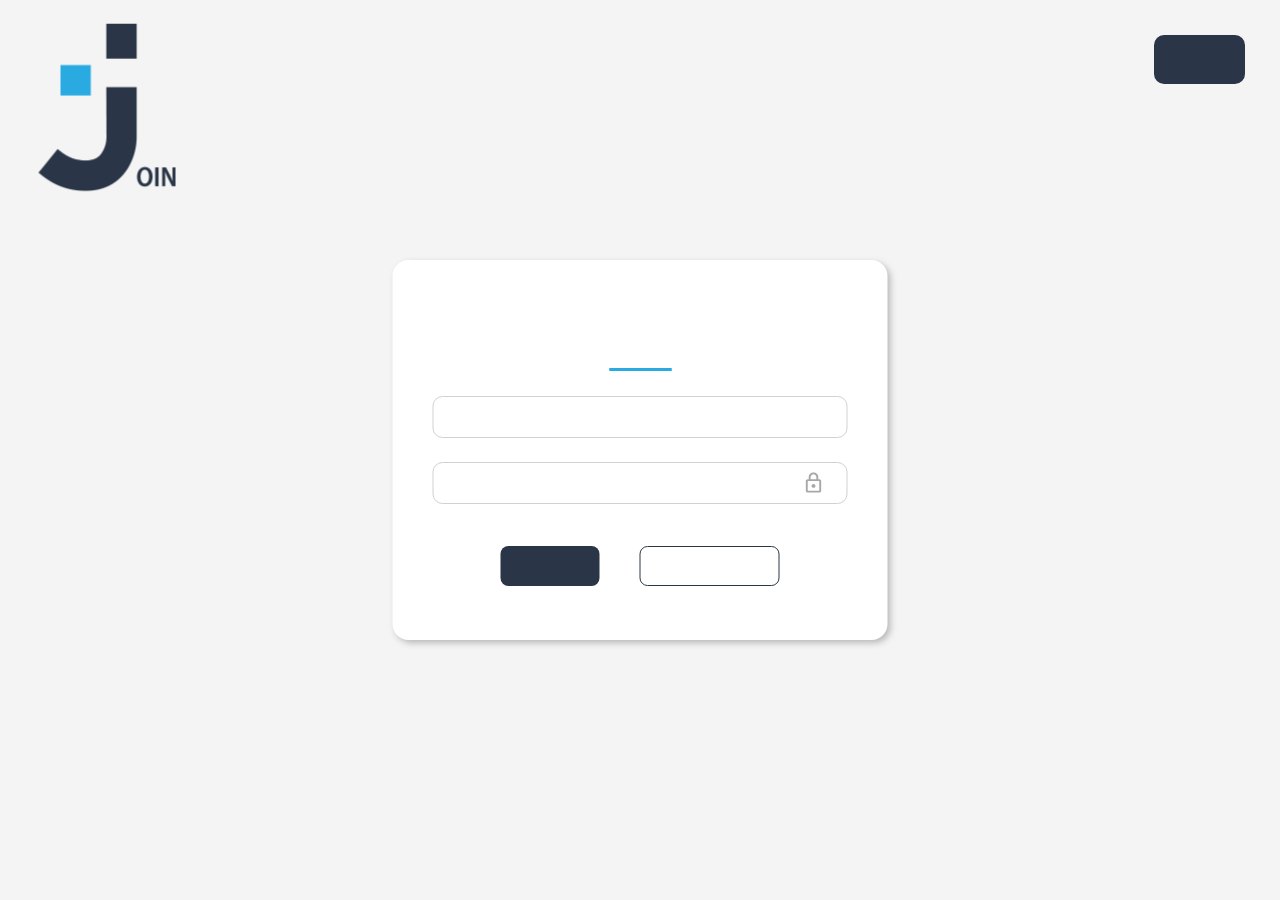
<file: index.html>
<!DOCTYPE html>
<html lang="en-EN">
  <head>
    <meta charset="UTF-8" />
    <meta name="viewport" content="width=device-width, initial-scale=1.0" />
    <link rel="shortcut icon" href="./assets/icons/logo/joinLarge.png" type="image/x-icon" />

    <script type="module" src="./scripts/pages/signUp.js" defer></script>
    <script src="./scripts/pages/login.js" defer></script>
    <script src="./scripts/utilities/checkActiveUser.js" defer></script>
    <script type="module" src="./scripts/components/signUpEventListener.js" defer></script>
    <script src="./scripts/utilities/orientation.js" defer></script>

    <link rel="stylesheet" href="./css/standard.css" />
    <link rel="stylesheet" href="./css/pages/login.css" />
    <link rel="stylesheet" href="./css/pages/signUp.css" />
    <title>JOIN</title>
  </head>
  <body>
    <div id="overlay">
      <div class="overlay_msg">You Signed Up Successfully</div>
    </div>

    <div class="bg_overlay_responsive"></div>

    <header class="login_header" style="display: none">
      <div class="sign_up">
        <span>Not a Join user?</span>
        <button id="signBtn_next_page" class="transition">Sign up</button>
      </div>
    </header>

    <div class="image_container">
      <img class="join_image" src="./assets/icons/logo/joinLarge.png" alt="Join Logo" />
    </div>

    <div class="login_window" style="display: none">
      <div class="login_title">
        <h1>Log In</h1>
        <div class="underline"></div>
      </div>
      <div>
        <form id="loginForm" class="form_content" novalidate>
          <label for="loginEmail"></label>
          <input id="loginEmail" type="email" placeholder="Email" required />
          <div id="email_error" class="error_message email_error_position"></div>

          <label for="loginPassword"></label>
          <div class="password_container">
            <input id="loginPassword" name="password" type="password" placeholder="Password" required />
            <img id="togglePassword" src="./assets/icons/login_and_signUp/lock.svg" alt="Toggle Password Visibility" class="password_icon cursor_pointer" />
          </div>
          <div id="password_error" class="error_message password_error_position"></div>

          <div class="form_btn">
            <button id="login_btn" type="submit" class="transition">Log in</button>
            <button id="guest_log" class="cursor_pointer transition" type="button">Guest Log in</button>
          </div>
        </form>
      </div>
    </div>

    <div class="sign_window">
      <div class="goBackArrowContainer transition">
        <img id="goBackArrow" src="./assets/icons/login_and_signUp/arrow.svg" alt="arrow" />
      </div>
      <div class="sign_up_content">
        <div class="sign_title">
          <div class="center_title_and_underline">
            <h1>Sign up</h1>
            <div class="signUp_underline"></div>
          </div>
        </div>
      </div>
      <div>
        <div>
          <form id="signUp" class="form_content" novalidate>
            <label for="name"></label>
            <input id="name" name="name" type="text" placeholder="Name" />
            <div id="signUp_name_error" class="error_message email_error_position"></div>

            <label for="signUpEmail"></label>
            <input id="signUpEmail" name="email" type="email" placeholder="Email" />
            <div id="signUp_email_error" class="error_message email_error_position"></div>

            <label for="signUppassword"></label>
            <div class="password_container">
              <input id="signUpPassword" name="password" type="password" placeholder="Password" />
              <img id="toggleSignUpPassword" src="./assets/icons/login_and_signUp/lock.svg" alt="Toggle Password Visibility" class="password_icon cursor_pointer" />
            </div>
            <div id="signUp_password_error" class="error_message email_error_position"></div>

            <label for="signUpconfirmPassword"></label>
            <div class="password_container">
              <input id="signUpConfirmPassword" type="password" placeholder="Confirm Password" />
              <img id="toggleSignUpConfirmPassword" src="./assets/icons/login_and_signUp/lock.svg" alt="Toggle Password Visibility" class="password_icon cursor_pointer" />
            </div>
            <div id="signUp_confirmPassword_error" class="error_message email_error_position"></div>

            <div class="privacy_police_content">
              <input class="cursor_pointer" type="checkbox" id="privacy_police" value="privacy_police" />
              <label for="privacy_police">I accept the <a href="./pages/policy/privacy_policy.html">Privacy policy</a></label>
            </div>

            <div class="form_btn_sign">
              <button id="sign_btn" class="cursor_pointer transition" type="submit">Sign up</button>
            </div>
          </form>
        </div>
      </div>
    </div>

    <footer class="terms_conditions" style="display: none">
      <a href="./pages/policy/privacy_policy.html" class="transition">Privacy Policy</a>
      <a href="./pages/legal/legal_notice.html" class="transition">Legal Notice</a>
    </footer>
  </body>
</html>
</file>
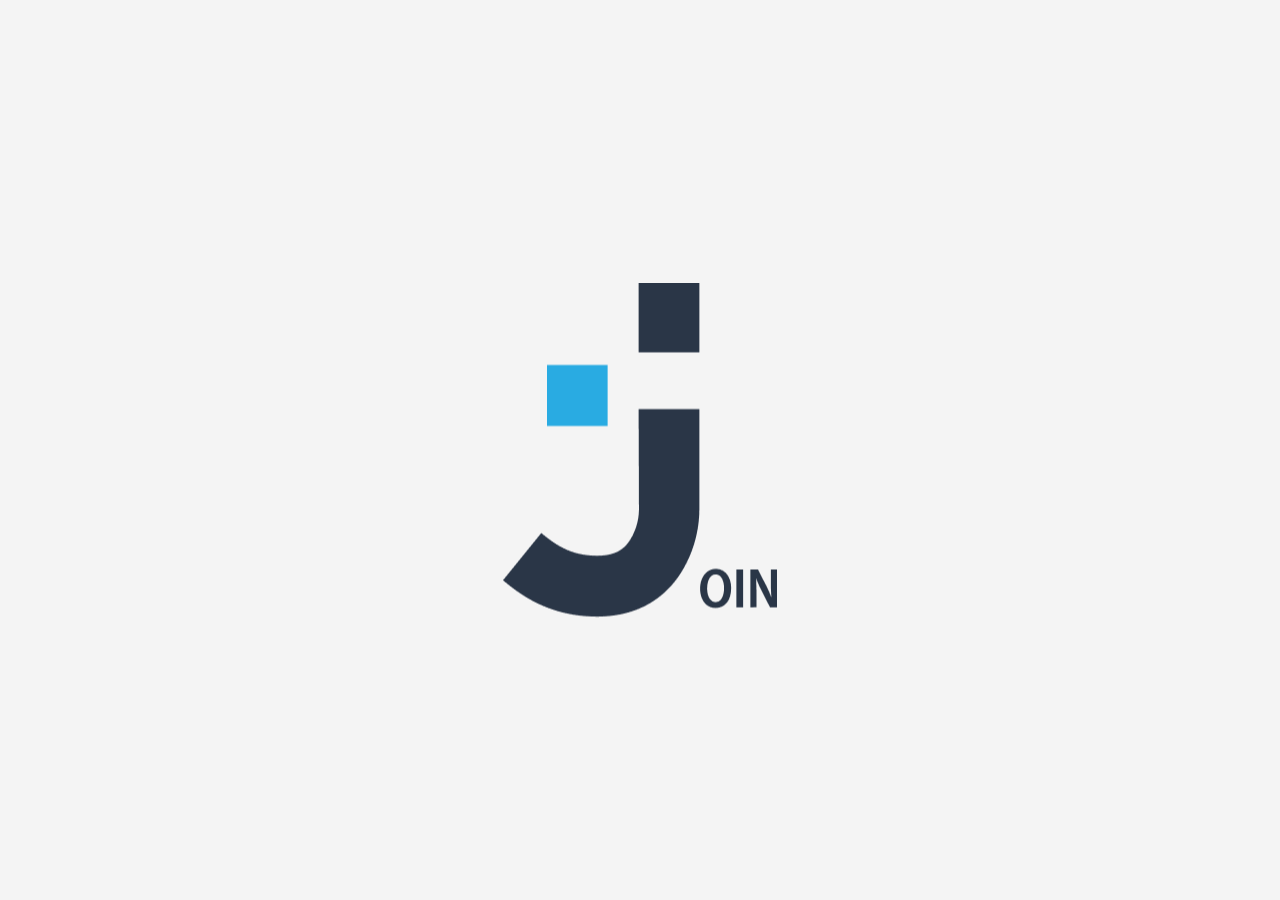
<file: pages/contacts/contacts.html>
<!DOCTYPE html>
<html lang="en-EN">
  <head>
    <meta charset="UTF-8" />
    <meta name="viewport" content="width=device-width, initial-scale=1.0" />
    <meta http-equiv="Cache-Control" content="no-cache, no-store, must-revalidate" />
    <meta http-equiv="Pragma" content="no-cache" />
    <meta http-equiv="Expires" content="0" />
    <link rel="shortcut icon" href="../../assets/icons/logo/joinLarge.png" type="image/x-icon" />

    <script src="../../scripts/utilities/submenu.js" defer></script>
    <script src="../../scripts/pages/contacts.js" defer></script>
    <script src="../../scripts/components/contact_validation.js" defer></script>
    <script src="../../scripts/templates/contact_template.js" defer></script>
    <script src="../../scripts/animations/contact_overlay_animations.js"></script>
    <script src="../../scripts/utilities/aside.js" defer></script>
    <script src="../../scripts/utilities/submenu_initials.js" defer></script>
    <script src="../../scripts/utilities/checkActiveUser.js" defer></script>
    <script src="../../scripts/utilities/submenu_initials.js" defer></script>

    <link rel="stylesheet" href="../../css/utilities/aside.css" />
    <link rel="stylesheet" href="../../css/utilities/header.css" />
    <link rel="stylesheet" href="../../css/utilities/main.css" />
    <link rel="stylesheet" href="../../css/standard.css" />
    <link rel="stylesheet" href="../../css/pages/contacts.css" />
    <link rel="stylesheet" href="../../css/components/contact_list.css" />
    <link rel="stylesheet" href="../../css/components/contact_overlay_animation.css" />
    <link rel="stylesheet" href="../../css/utilities/submenu.css" />
    <title>Contacts</title>
  </head>
  <body onload="init(), setAccountInitialsSubmenu(), checkUser()">
    <header>
      <div>
        <img class="mobile_logo" src="../../assets/icons/logo/JoinLogoMobile.svg" alt="" />
        <h1>Kanban Project Managment Tool</h1>
      </div>
      <div class="question_marker_account_img_position">
        <a href="../help/help.html"><img class="question_marker transition" src="../../assets/icons/imgs/questionMarker.svg" alt="" /></a>
        <div class="account_circle transition" id="account_icon" onclick="toggleShowSubmenu()"></div>
      </div>
    </header>

    <aside id="aside">
      <div class="logo_position">
        <img class="join_logo" src="../../assets/icons/aside/joinLogo.svg" alt="Join_Logo" />
      </div>
      <div class="nav_position">
        <div class="link_nav_summary cursor_pointer transition">
          <a href="../../pages/summary/summary.html"><img src="../../assets/icons/aside/summary.svg" alt="Summary" />Summary</a>
        </div>
        <div class="link_nav_add_task cursor_pointer transition">
          <a href="../../pages/tasks/add_task.html"><img src="../../assets/icons/aside/addTask.svg" alt="Add Task" />Add Task</a>
        </div>
        <div class="link_nav_board cursor_pointer transition">
          <a href="../../pages/tasks/board.html"><img src="../../assets/icons/aside/board.svg" alt="Board" />Board</a>
        </div>
        <div class="link_nav_contacts cursor_pointer transition">
          <a href="../../pages/contacts/contacts.html"><img src="../../assets/icons/aside/contacts.svg" alt="Contacts" />Contacts</a>
        </div>
      </div>
      <div class="legal_and_policy_position">
        <div class="privacy_policy_login transition">
          <a href="../policy/privacy_policy_login.html">Privacy Policy</a>
        </div>
        <div class="legal_notice_login transition">
          <a href="../legal/legal_notice_login.html">Legal notice</a>
        </div>
      </div>
    </aside>

    <div id="submenu_position" class="d_none">
      <div class="d_none help_submenu_section_responsive" onclick="window.location.href='../help/help.html'">
        <a href="../help/help.html" class="submenu_links_design link_legal_notice_hover">Help</a>
      </div>
      <div class="submenu_section" onclick="window.location.href='../legal/legal_notice_login.html'">
        <a href="../legal/legal_notice_login.html" class="submenu_links_design link_legal_notice_hover">Legal Notice</a>
      </div>
      <div class="submenu_section" onclick="window.location.href='../policy/privacy_policy_login.html'">
        <a href="../policy/privacy_policy_login.html" class="submenu_links_design link_privacy_policy_hover">Privacy Policy</a>
      </div>
      <div class="submenu_section" onclick="logout()">
        <a class="submenu_links_design link_login_hover" onclick="logout()">Log out</a>
      </div>
    </div>

    <main>
      <div class="contact_headline header_standard_size">
        <h1>Contacts</h1>
        <div class="line"></div>
        <h2>Better with a Team</h2>
        <div class="line_responsive"></div>
      </div>
      <section>
        <div class="add_contact_btn_position">
          <button class="add_contact_btn transition" onclick="openOverlayAddContact()">
            Add new contact
            <img src="../../assets/icons/contacts/person_add.svg" alt="add_contact" />
          </button>
        </div>
        <div class="content_width_contacts">
          <div id="contact_list" class="contact_list_scrollbar"></div>
        </div>
      </section>
    </main>

    <div id="overlay_add_contacts_background"></div>

    <div id="overlay_add_contact_card" class="d_none">
      <div class="overlay_add_contact_left_side">
        <div class="overlay_logo_position">
          <img src="../../assets/icons/logo/logo_white.svg" alt="logo" />
        </div>
        <div class="overlay_headline_add_contact">
          <h1>Add contact</h1>
          <h2>Tasks are better with a team!</h2>
          <div class="line_contact"></div>
        </div>
      </div>
      <div class="overlay_add_contact_right_side">
        <div class="overlay_account_icon_position">
          <img src="../../assets/icons/contacts/account_icon.svg" alt="account_icon" />
        </div>
        <div class="overlay_close_btn_position">
          <img onclick="closeOverlayAddContact()" src="../../assets/icons/contacts/Close.svg" alt="close_button" />
        </div>
        <form novalidate class="form_input_fields_position" onsubmit="addContactToDataBase();  return false;">
          <input type="text" id="add_name" placeholder="Name" />
          <div id="name_error" class="error-message name_error_position"></div>
          <input type="email" id="add_email" placeholder="Email" />
          <div id="email_error" class="error-message email_error_position"></div>
          <input type="number" id="add_phone" placeholder="Phone" />
          <div id="phone_error" class="error-message phone_error_position"></div>
          <div class="overlay_btn_position">
            <button class="btn_cancel transition" type="button" onclick="closeOverlayAddContact()">Cancel <img src="../../assets/icons/contacts/Close.svg" class="cancel_icon" alt="Cancel" /></button>
            <button id="create_contact_enter" class="btn_create_contact transition" type="submit">Create contact <img src="../../assets/icons/contacts/check.svg" alt="check" /></button>
          </div>
        </form>
      </div>
    </div>

    <div id="overlay_contact_infos" class="d_none"></div>

    <div id="overlay_edit_contact_card" class="d_none"></div>

    <div id="contact_successfully_created" class="d_none">Contact successfully created</div>

    <div id="contact_successfully_edit" class="d_none">Contact successfully edited</div>

    <div id="contact_successfully_deleted" class="d_none">Contact successfully deleted</div>

    <button onclick="openOverlayAddContact()" class="respnsive_add_contact"><img src="../../assets/icons/contacts/person_add.svg" alt="add_person" /></button>
  </body>
</html>
</file>
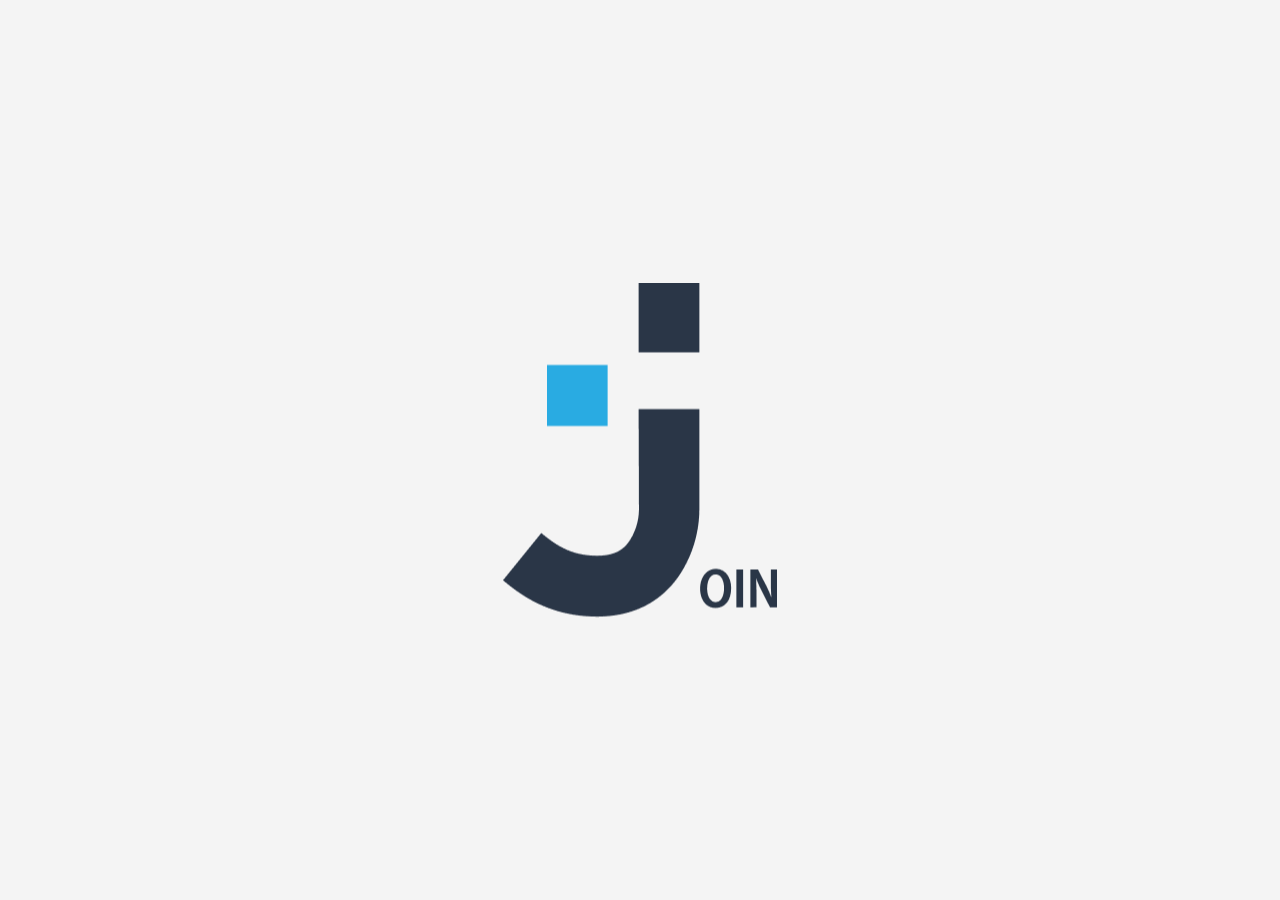
<file: pages/help/help.html>
<!DOCTYPE html>
<html lang="en-EN">
  <head>
    <meta charset="UTF-8" />
    <meta name="viewport" content="width=device-width, initial-scale=1.0" />
    <meta http-equiv="Cache-Control" content="no-cache, no-store, must-revalidate" />
    <meta http-equiv="Pragma" content="no-cache" />
    <meta http-equiv="Expires" content="0" />
    <link rel="shortcut icon" href="../../assets/icons/logo/joinLarge.png" type="image/x-icon" />

    <script src="../../scripts/utilities/submenu.js" defer></script>
    <script src="../../scripts/utilities/submenu_initials.js" defer></script>
    <script src="../../scripts/utilities/checkActiveUser.js" defer></script>
    <script src="../../scripts/utilities/orientation.js" defer></script>

    <link rel="stylesheet" href="../../css/utilities/header.css" />
    <link rel="stylesheet" href="../../css/utilities/aside.css" />
    <link rel="stylesheet" href="../../css/utilities/main.css" />
    <link rel="stylesheet" href="../../css/standard.css" />
    <link rel="stylesheet" href="../../css/pages/help.css" />
    <link rel="stylesheet" href="../../css/utilities/submenu.css" />
    <title>Help</title>
  </head>
  <body onload="setAccountInitialsSubmenu(), checkUser()">
    <header>
      <div>
        <img class="mobile_logo" src="../../assets/icons/logo/JoinLogoMobile.svg" alt="" />
        <h1>Kanban Project Managment Tool</h1>
      </div>
      <div class="question_marker_account_img_position">
        <a href="../help/help.html"><img class="question_marker transition" src="../../assets/icons/imgs/questionMarker.svg" alt="" /></a>
        <div class="account_circle transition" id="account_icon" onclick="toggleShowSubmenu()"></div>
      </div>
    </header>

    <aside id="aside">
      <div class="logo_position">
        <img class="join_logo" src="../../assets/icons/aside/joinLogo.svg" alt="Join_Logo" />
      </div>
      <div class="nav_position">
        <div class="link_nav_summary cursor_pointer transition">
          <a href="../../pages/summary/summary.html"><img src="../../assets/icons/aside/summary.svg" alt="Summary" />Summary</a>
        </div>
        <div class="link_nav_add_task cursor_pointer transition">
          <a href="../../pages/tasks/add_task.html"><img src="../../assets/icons/aside/addTask.svg" alt="Add Task" />Add Task</a>
        </div>
        <div class="link_nav_board cursor_pointer transition">
          <a href="../../pages/tasks/board.html"><img src="../../assets/icons/aside/board.svg" alt="Board" />Board</a>
        </div>
        <div class="link_nav_contacts cursor_pointer transition">
          <a href="../../pages/contacts/contacts.html"><img src="../../assets/icons/aside/contacts.svg" alt="Contacts" />Contacts</a>
        </div>
      </div>
      <div class="legal_and_policy_position">
        <div class="privacy_policy_login transition">
          <a href="../policy/privacy_policy_login.html">Privacy Policy</a>
        </div>
        <div class="legal_notice_login transition">
          <a href="../legal/legal_notice_login.html">Legal notice</a>
        </div>
      </div>
    </aside>

    <div id="submenu_position" class="d_none">
      <div class="d_none help_submenu_section_responsive" onclick="window.location.href='../help/help.html'">
        <a href="../help/help.html" class="submenu_links_design link_legal_notice_hover">Help</a>
      </div>
      <div class="submenu_section" onclick="window.location.href='../legal/legal_notice_login.html'">
        <a href="../legal/legal_notice_login.html" class="submenu_links_design link_legal_notice_hover">Legal Notice</a>
      </div>
      <div class="submenu_section" onclick="window.location.href='../policy/privacy_policy_login.html'">
        <a href="../policy/privacy_policy_login.html" class="submenu_links_design link_privacy_policy_hover">Privacy Policy</a>
      </div>
      <div class="submenu_section" onclick="logout()">
        <a class="submenu_links_design link_login_hover" onclick="logout()">Log out</a>
      </div>
    </div>

    <main>
      <div class="scroll_layout">
        <div class="help_header">
          <h1>Help</h1>
          <a href="../summary/summary.html"><img src="../../assets/icons/help/arrow.svg" alt="arrow for go back" /></a>
        </div>
        <p>Welcome to the help page for <span class="links">Join</span>, your guide to using our kanban project management tool. Here, we'll provide an overview of what <span class="links">Join</span> is, how it can benefit you, and how to use it.</p>
        <h2>What is <span class="links">Join</span>?</h2>
        <p>
          <span class="links">Join</span> is a kanban-based project management tool designed and built by a group of dedicated students as part of their web development bootcamp at the Developer Akademie.
          <br />
          <br />
          Kanban, a Japanese term meaning "billboard", is a highly effective method to visualize work, limit work-in-progress, and maximize efficiency (or flow). <span class="links">Join</span> leverages the principles of kanban to help users manage
          their tasks and projects in an intuitive, visual interface.
          <br />
          <br />
          It is important to note that <span class="links">Join</span> is designed as an educational exercise and is not intended for extensive business usage. While we strive to ensure the best possible user experience, we cannot guarantee consistent
          availability, reliability, accuracy, or other aspects of quality regarding <span class="links">Join</span>.
        </p>
        <h2>How to use it!</h2>
        <p>Here is a step-by-step guide on how to use <span class="links">Join</span>:</p>
        <ol>
          <li>
            <h3>Exploring the Board</h3>
            <p>When you log in to <span class="links">Join</span>, you'll find a default board. This board represents your project and contains four default lists: "To Do", "In Progress", “Await feedback” and "Done".</p>
          </li>
          <li>
            <h3>Creating Contacts</h3>
            <p>
              In <span class="links">Join</span>, you can add contacts to collaborate on your projects. Go to the "Contacts" section, click on "New contact", and fill in the required information. Once added, these contacts can be assigned tasks and they
              can interact with the tasks on the board.
            </p>
          </li>
          <li>
            <h3>Adding Cards</h3>
            <p>
              Now that you've added your contacts, you can start adding cards. Cards represent individual tasks. Click the "+" button under the appropriate list to create a new card. Fill in the task details in the card, like task name,
              description, due date, assignees, etc..
            </p>
          </li>
          <li>
            <h3>Moving Cards</h3>
            <p>As the task moves from one stage to another, you can reflect that on the board by dragging and dropping the card from one list to another.</p>
          </li>
          <li>
            <h3>Deleting Cards</h3>
            <p>
              Once a task is completed, you can either move it to the "Done" list or delete it. Deleting a card will permanently remove it from the board. Please exercise caution when deleting cards, as this action is irreversible. Remember
              that using <span class="links">Join</span> effectively requires consistent updates from you and your team to ensure the board reflects the current state of your project. Have more questions about <span class="links">Join</span>? Feel free to contact me
              at <a class="links" href="mailto:mail@robby-runge.de">mail@robby-runge.de</a>. I'm here to help you!
            </p>
          </li>
        </ol>
        <h2>Enjoy using <span class="links">Join</span>!</h2>
      </div>
    </main>
  </body>
</html>
</file>
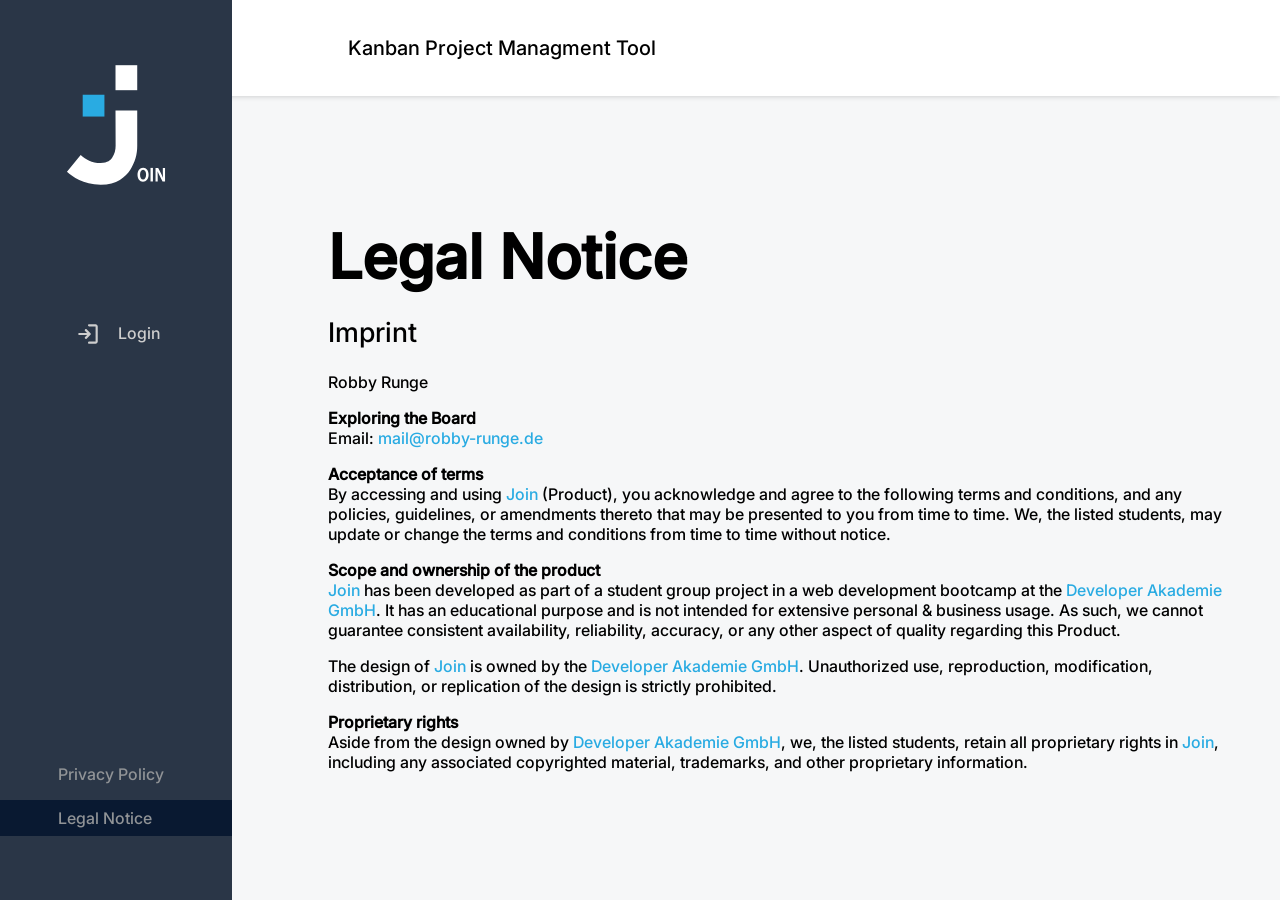
<file: pages/legal/legal_notice.html>
<!DOCTYPE html>
<html lang="en-EN">
  <head>
    <meta charset="UTF-8" />
    <meta name="viewport" content="width=device-width, initial-scale=1.0" />
    <link rel="shortcut icon" href="../../assets/icons/logo/joinLarge.png" type="image/x-icon" />

    <script src="../../scripts/utilities/aside.js" defer></script>
    <script src="../../scripts/utilities/orientation.js" defer></script>

    <link rel="stylesheet" href="../../css/pages/legal.css" />
    <link rel="stylesheet" href="../../css/utilities/header.css" />
    <link rel="stylesheet" href="../../css/utilities/main.css" />
    <link rel="stylesheet" href="../../css/standard.css" />
    <link rel="stylesheet" href="../../css/utilities/aside.css" />
    <title>Legal Notice</title>
  </head>
  <body>
    <header>
      <div>
        <img class="mobile_logo" src="../../assets/icons/logo/JoinLogoMobile.svg" alt="" />
        <h1>Kanban Project Managment Tool</h1>
      </div>
    </header>

    <aside>
      <div class="logo_position">
        <a href=""><img class="join_logo" src="../../assets/icons/aside/joinLogo.svg" alt="Join_Logo" /></a>
      </div>
      <div class="nav_position_login transition" onclick="window.location.href = '../../index.html'">
        <a href="../../index.html"><img src="../../assets/icons/login_and_signUp/login_door.svg" alt="Login" />Login</a>
      </div>
      <div class="legal_and_policy_position">
        <div class="privacy_policy_login transition">
          <a href="../policy/privacy_policy.html">Privacy Policy</a>
        </div>
        <div class="legal_notice_login transition">
          <a href="../legal/legal_notice.html">Legal Notice</a>
        </div>
      </div>
    </aside>

    <main>
      <div class="scroll_layout">
        <div class="legal">
          <div class="legal-content">
            <h1 class="h1-content-titles">Legal Notice</h1>

            <span>
              <h2>Imprint</h2>
              <p>
                Robby Runge
              </p>
              <p>
                <b>Exploring the Board</b><br />
                Email: <a class="links" href="mailto:mail@robby-runge.de">mail@robby-runge.de</a>
              </p>
            </span>
            <span>
              <p>
                <b>Acceptance of terms</b><br />
                By accessing and using
                <span class="links">Join</span> (Product), you acknowledge and agree to the following terms and conditions, and any policies, guidelines, or amendments thereto that may be presented to you from time to time. We, the listed
                students, may update or change the terms and conditions from time to time without notice.
              </p>
            </span>
            <span>
              <p>
                <b>Scope and ownership of the product</b><br />
                <span class="links">Join</span> has been developed as part of a student group project in a web development bootcamp at the <a class="links" href="https://developerakademie.com/">Developer Akademie GmbH</a>. It has an
                educational purpose and is not intended for extensive personal & business usage. As such, we cannot guarantee consistent availability, reliability, accuracy, or any other aspect of quality regarding this Product.
              </p>
              <p>
                The design of <span class="links">Join</span> is owned by the <a class="links" href="https://developerakademie.com/">Developer Akademie GmbH</a>. Unauthorized use, reproduction, modification, distribution, or replication
                of the design is strictly prohibited.
              </p>
            </span>
            <span>
              <p>
                <b>Proprietary rights</b><br />
                Aside from the design owned by
                <a class="links" href="https://developerakademie.com/">Developer Akademie GmbH</a>, we, the listed students, retain all proprietary rights in <span class="links">Join</span>, including any associated copyrighted material,
                trademarks, and other proprietary information.
              </p>
            </span>
            <span>
              <p>
                <b>Use of the product</b><br />
                <span class="links">Join</span> is intended to be used for lawful purposes only, in accordance with all applicable laws and regulations. Any use of <span class="links">Join</span> for illegal activities, or to harass,
                harm, threaten, or intimidate another person, is strictly prohibited. You are solely responsible for your interactions with other users of <span class="links">Join</span>.
              </p>
            </span>
            <span>
              <p>
                <b>Disclaimer of warranties and limitation of liability</b><br />
                <span class="links">Join</span> is provided "as is" without warranty of any kind, whether express or implied, including but not limited to the implied warranties of merchantability, fitness for a particular purpose, and
                non-infringement. In no event will we, the listed students, or the <a class="links" href="https://developerakademie.com/">Developer Akademie</a>, be liable for any direct, indirect, incidental, special, consequential or
                exemplary damages, including but not limited to, damages for loss of profits, goodwill, use, data, or other intangible losses, even if we have been advised of the possibility of such damages, arising out of or in connection
                with the use or performance of <span class="links">Join</span>.
              </p>
            </span>
            <span>
              <p>
                <b>Indemnity</b><br />
                You agree to indemnify defend and hold harmles us, the students the <a class="links" href="https://developerakademie.com/">Developer Akademie</a>, and our affiliates, partners officers, directors, agents, and employees, from
                and against and claim demand loss damage, cost, or liability (includin reasonable legel fees) arising out of or relating to your use of <span class="links">Join</span> and/or your breach of this Legal Notice.
              </p>
              <p>For andy questions or nitices, please contact us at <a class="links" href="mailto:mail@robby-runge.de">mail@robby-runge.de</a>.</p>
              <p>Date: February 27, 2026</p>
            </span>
          </div>
        </div>
      </div>
    </main>
  </body>
</html>
</file>
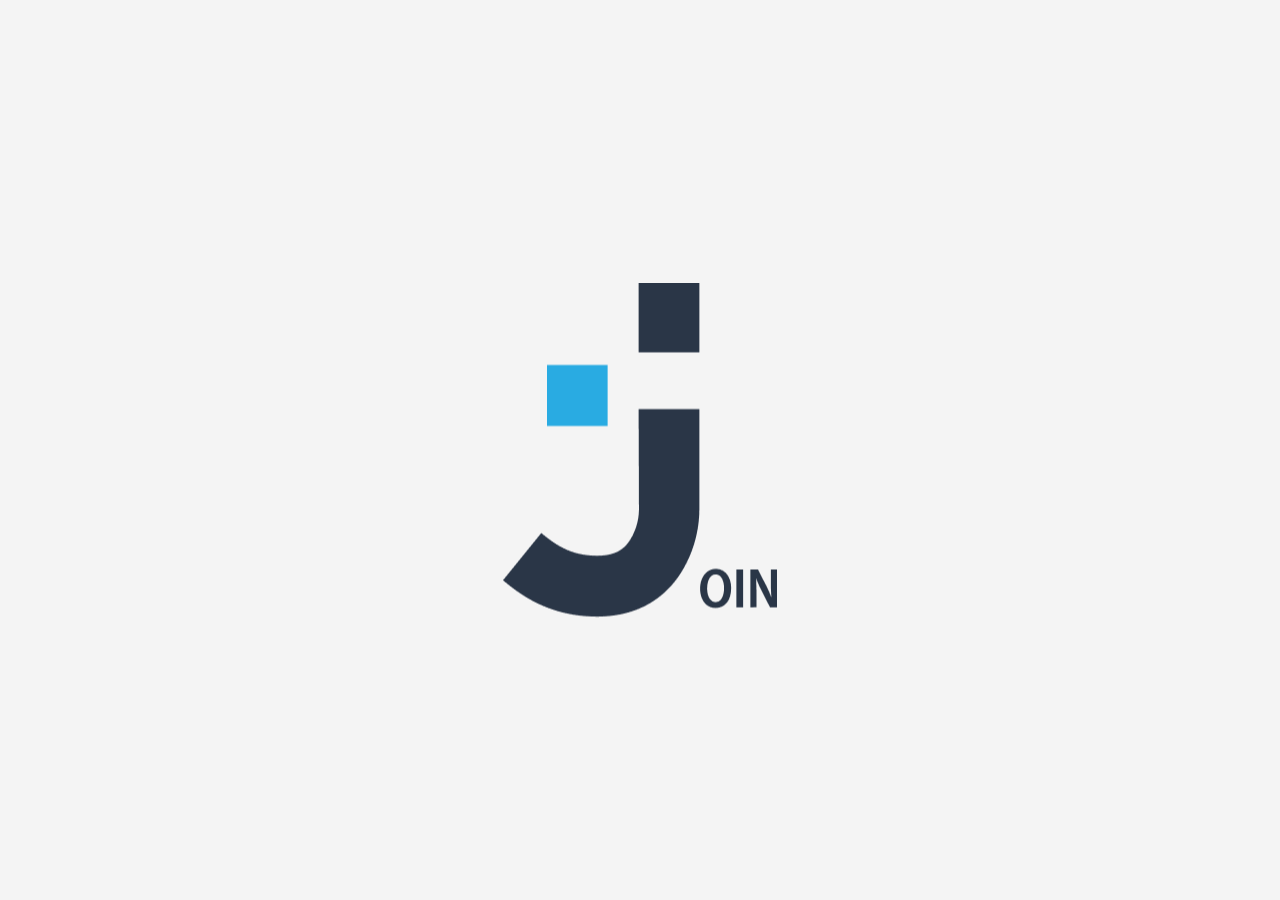
<file: pages/legal/legal_notice_login.html>
<!DOCTYPE html>
<html lang="en-EN">
  <head>
    <meta charset="UTF-8" />
    <meta name="viewport" content="width=device-width, initial-scale=1.0" />
    <meta http-equiv="Cache-Control" content="no-cache, no-store, must-revalidate" />
    <meta http-equiv="Pragma" content="no-cache" />
    <meta http-equiv="Expires" content="0" />
    <link rel="shortcut icon" href="../../assets/icons/logo/joinLarge.png" type="image/x-icon" />

    <script src="../../scripts/utilities/submenu.js" defer></script>
    <script src="../../scripts/utilities/submenu_initials.js" defer></script>
    <script src="../../scripts/utilities/aside.js" defer></script>
    <script src="../../scripts/utilities/checkActiveUser.js" defer></script>
    <script src="../../scripts/utilities/orientation.js" defer></script>

    <link rel="stylesheet" href="../../css/standard.css" />
    <link rel="stylesheet" href="../../css/pages/policy.css" />
    <link rel="stylesheet" href="../../css/utilities/aside.css" />
    <link rel="stylesheet" href="../../css/utilities/header.css" />
    <link rel="stylesheet" href="../../css/utilities/main.css" />
    <link rel="stylesheet" href="../../css/pages/legal.css" />
    <link rel="stylesheet" href="../../css/pages/policy_legal_login_responsive.css" />
    <link rel="stylesheet" href="../../css/utilities/submenu.css" />
    <title>Legal Notice</title>
  </head>
  <body class="privacy_policy_legal_notice_login" onload="setAccountInitialsSubmenu(), checkUser()">
    <header>
      <div>
        <img class="mobile_logo" src="../../assets/icons/logo/JoinLogoMobile.svg" alt="" />
        <h1>Kanban Project Managment Tool</h1>
      </div>
      <div class="question_marker_account_img_position">
        <a href="../help/help.html"><img class="question_marker transition" src="../../assets/icons/imgs/questionMarker.svg" alt="" /></a>
        <div class="account_circle transition" id="account_icon" onclick="toggleShowSubmenu()"></div>
      </div>
    </header>

    <aside id="aside">
      <div class="logo_position">
        <img class="join_logo" src="../../assets/icons/aside/joinLogo.svg" alt="Join_Logo" />
      </div>
      <div class="nav_position">
        <div class="link_nav_summary cursor_pointer transition">
          <a href="../../pages/summary/summary.html"><img src="../../assets/icons/aside/summary.svg" alt="Summary" />Summary</a>
        </div>
        <div class="link_nav_add_task cursor_pointer transition">
          <a href="../../pages/tasks/add_task.html"><img src="../../assets/icons/aside/addTask.svg" alt="Add Task" />Add Task</a>
        </div>
        <div class="link_nav_board cursor_pointer transition">
          <a href="../../pages/tasks/board.html"><img src="../../assets/icons/aside/board.svg" alt="Board" />Board</a>
        </div>
        <div class="link_nav_contacts cursor_pointer transition">
          <a href="../../pages/contacts/contacts.html"><img src="../../assets/icons/aside/contacts.svg" alt="Contacts" />Contacts</a>
        </div>
      </div>
      <div class="legal_and_policy_position">
        <div class="privacy_policy_login transition">
          <a href="../policy/privacy_policy_login.html">Privacy Policy</a>
        </div>
        <div class="legal_notice_login transition">
          <a href="../legal/legal_notice_login.html">Legal notice</a>
        </div>
      </div>
    </aside>

    <div id="submenu_position" class="d_none">
      <div class="d_none help_submenu_section_responsive" onclick="window.location.href='../help/help.html'">
        <a href="../help/help.html" class="submenu_links_design link_legal_notice_hover">Help</a>
      </div>
      <div class="submenu_section" onclick="window.location.href='../legal/legal_notice_login.html'">
        <a href="../legal/legal_notice_login.html" class="submenu_links_design link_legal_notice_hover">Legal Notice</a>
      </div>
      <div class="submenu_section" onclick="window.location.href='../policy/privacy_policy_login.html'">
        <a href="../policy/privacy_policy_login.html" class="submenu_links_design link_privacy_policy_hover">Privacy Policy</a>
      </div>
      <div class="submenu_section" onclick="logout()">
        <a class="submenu_links_design link_login_hover" onclick="logout()">Log out</a>
      </div>
    </div>

    <main>
      <div class="scroll_layout">
        <div class="legal">
          <div class="legal-content">
            <h1 class="h1-content-titles">Legal Notice</h1>

            <span>
              <h2>Imprint</h2>
              <p>
                Robby Runge
              </p>
              <p>
                <b>Exploring the Board</b><br />
                Email: <a class="links" href="mailto:mail@robby-runge.de">mail@robby-runge.de</a>
              </p>
            </span>
            <span>
              <p>
                <b>Acceptance of terms</b><br />
                By accessing and using
                <span class="links">Join</span> (Product), you acknowledge and agree to the following terms and conditions, and any policies, guidelines, or amendments thereto that may be presented to you from time to time. We, the listed
                students, may update or change the terms and conditions from time to time without notice.
              </p>
            </span>
            <span>
              <p>
                <b>Scope and ownership of the product</b><br />
                <span class="links">Join</span> has been developed as part of a student group project in a web development bootcamp at the <a class="links" href="https://developerakademie.com/">Developer Akademie GmbH</a>. It has an
                educational purpose and is not intended for extensive personal & business usage. As such, we cannot guarantee consistent availability, reliability, accuracy, or any other aspect of quality regarding this Product.
              </p>
              <p>
                The design of <span class="links">Join</span> is owned by the <a class="links" href="https://developerakademie.com/">Developer Akademie GmbH</a>. Unauthorized use, reproduction, modification, distribution, or replication
                of the design is strictly prohibited.
              </p>
            </span>
            <span>
              <p>
                <b>Proprietary rights</b><br />
                Aside from the design owned by
                <a class="links" href="https://developerakademie.com/">Developer Akademie GmbH</a>, we, the listed students, retain all proprietary rights in <span class="links">Join</span>, including any associated copyrighted material,
                trademarks, and other proprietary information.
              </p>
            </span>
            <span>
              <p>
                <b>Use of the product</b><br />
                <span class="links">Join</span> is intended to be used for lawful purposes only, in accordance with all applicable laws and regulations. Any use of <span class="links">Join</span> for illegal activities, or to harass,
                harm, threaten, or intimidate another person, is strictly prohibited. You are solely responsible for your interactions with other users of <span class="links">Join</span>.
              </p>
            </span>
            <span>
              <p>
                <b>Disclaimer of warranties and limitation of liability</b><br />
                <span class="links">Join</span> is provided "as is" without warranty of any kind, whether express or implied, including but not limited to the implied warranties of merchantability, fitness for a particular purpose, and
                non-infringement. In no event will we, the listed students, or the <a class="links" href="https://developerakademie.com/">Developer Akademie</a>, be liable for any direct, indirect, incidental, special, consequential or
                exemplary damages, including but not limited to, damages for loss of profits, goodwill, use, data, or other intangible losses, even if we have been advised of the possibility of such damages, arising out of or in connection
                with the use or performance of <span class="links">Join</span>.
              </p>
            </span>
            <span>
              <p>
                <b>Indemnity</b><br />
                You agree to indemnify defend and hold harmles us, the students the <a class="links" href="https://developerakademie.com/">Developer Akademie</a>, and our affiliates, partners officers, directors, agents, and employees, from
                and against and claim demand loss damage, cost, or liability (includin reasonable legel fees) arising out of or relating to your use of <span class="links">Join</span> and/or your breach of this Legal Notice.
              </p>
              <p>For andy questions or nitices, please contact us at <a class="links" href="mailto:mail@robby-runge.de">mail@robby-runge.de</a>.</p>
              <p>Date: February 27, 2026</p>
            </span>
          </div>
        </div>
      </div>
    </main>
  </body>
</html>
</file>
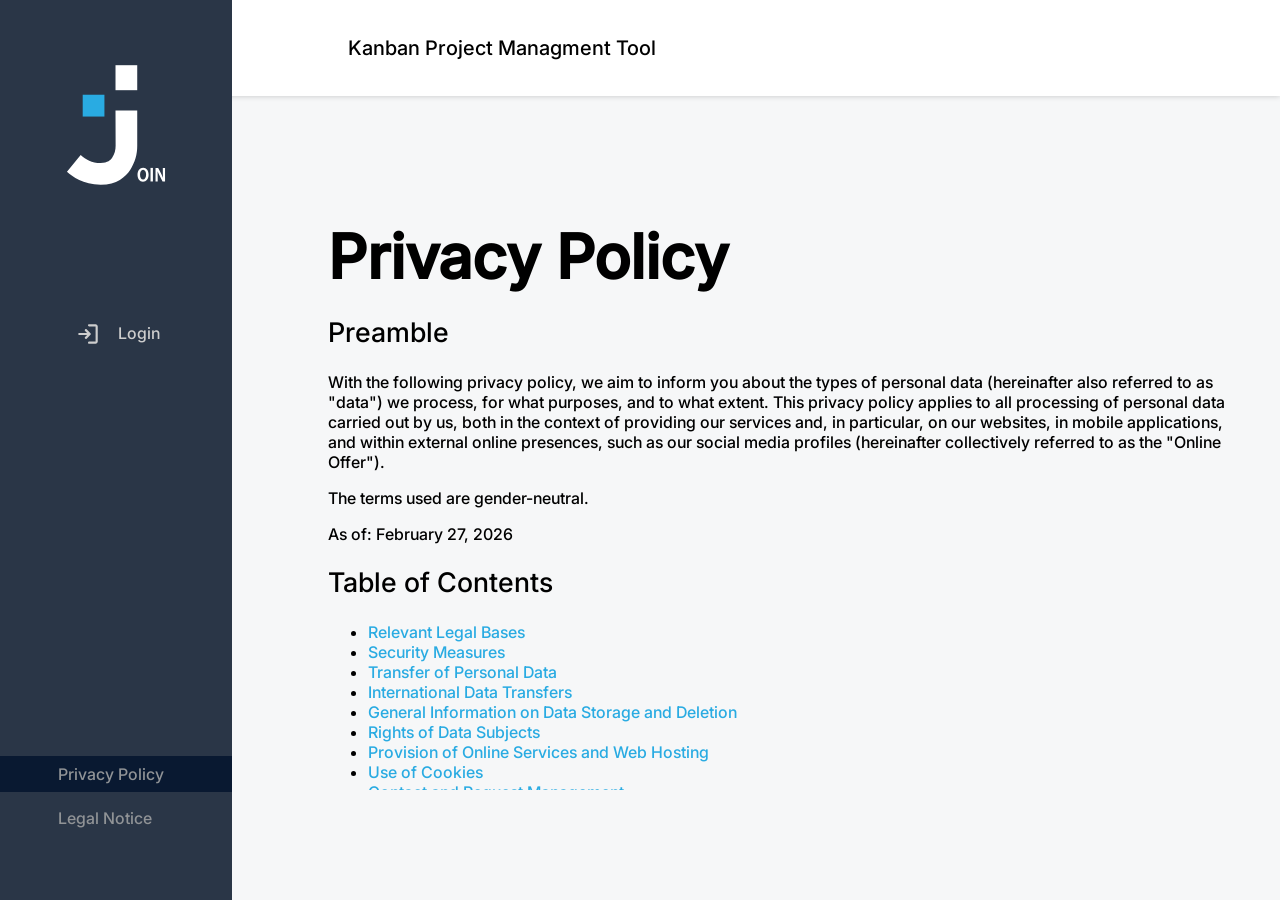
<file: pages/policy/privacy_policy.html>
<!DOCTYPE html>
<html lang="en-EN">
  <head>
    <meta charset="UTF-8" />
    <meta name="viewport" content="width=device-width, initial-scale=1.0" />
    <link rel="shortcut icon" href="../../assets/icons/logo/joinLarge.png" type="image/x-icon" />

    <script src="../../scripts/utilities/aside.js" defer></script>
    <script src="../../scripts/utilities/orientation.js" defer></script>

    <link rel="stylesheet" href="../../css/standard.css" />
    <link rel="stylesheet" href="../../css/pages/policy.css" />
    <link rel="stylesheet" href="../../css/utilities/aside.css" />
    <link rel="stylesheet" href="../../css/utilities/header.css" />
    <link rel="stylesheet" href="../../css/utilities/main.css" />
    <title>Privacy Policy</title>
  </head>
  <body>
    <header>
      <div>
        <img class="mobile_logo" src="../../assets/icons/logo/JoinLogoMobile.svg" alt="" />
        <h1>Kanban Project Managment Tool</h1>
      </div>
    </header>

    <aside>
      <div class="logo_position">
        <a href=""><img class="join_logo" src="../../assets/icons/aside/joinLogo.svg" alt="Join_Logo" /></a>
      </div>
      <div class="nav_position_login transition" onclick="window.location.href = '../../index.html'">
        <a href="../../index.html"><img src="../../assets/icons/login_and_signUp/login_door.svg" alt="Login" />Login</a>
      </div>
      <div class="legal_and_policy_position">
        <div class="privacy_policy_login transition">
          <a href="../policy/privacy_policy.html">Privacy Policy</a>
        </div>
        <div class="legal_notice_login transition">
          <a href="../legal/legal_notice.html">Legal Notice</a>
        </div>
      </div>
    </aside>

    <main>
      <div class="scroll_layout">
        <div class="content">
          <h1>Privacy Policy</h1>

          <span>
            <h2 id="m716">Preamble</h2>
            <p>
              With the following privacy policy, we aim to inform you about the types of personal data (hereinafter also referred to as "data") we process, for what purposes, and to what extent. This privacy policy applies to all processing
              of personal data carried out by us, both in the context of providing our services and, in particular, on our websites, in mobile applications, and within external online presences, such as our social media profiles
              (hereinafter collectively referred to as the "Online Offer").
            </p>
            <p>The terms used are gender-neutral.</p>

            <p>As of: February 27, 2026</p>
            <h2>Table of Contents</h2>
            <ul class="index">
              <li><a class="index-link" href="#m2427">Relevant Legal Bases</a></li>
              <li><a class="index-link" href="#m27">Security Measures</a></li>
              <li><a class="index-link" href="#m25">Transfer of Personal Data</a></li>
              <li><a class="index-link" href="#m24">International Data Transfers</a></li>
              <li><a class="index-link" href="#m12">General Information on Data Storage and Deletion</a></li>
              <li><a class="index-link" href="#m10">Rights of Data Subjects</a></li>
              <li><a class="index-link" href="#m225">Provision of Online Services and Web Hosting</a></li>
              <li><a class="index-link" href="#m134">Use of Cookies</a></li>
              <li><a class="index-link" href="#m182">Contact and Request Management</a></li>
              <li><a class="index-link" href="#m15">Changes and Updates</a></li>
              <li><a class="index-link" href="#m42">Definition of Terms</a></li>
            </ul>
            <h2 id="m3">Controller</h2>
            <p>Robby Runge</p>
            <p>Email Address: <a href="mailto:mail@robby-runge.de">mail@robby-runge.de</a></p>

            <h2 id="mOverview">Overview of Processing Activities</h2>
            <p>The following overview summarizes the types of data processed and the purposes of their processing and references the data subjects.</p>
            <h3>Types of Processed Data</h3>
            <ul>
              <li>Inventory data.</li>
              <li>Contact data.</li>
              <li>Content data.</li>
              <li>Usage data.</li>
              <li>Meta, communication, and procedural data.</li>
              <li>Log data.</li>
            </ul>
            <h3>Categories of Data Subjects</h3>
            <ul>
              <li>Communication partners.</li>
              <li>Users.</li>
            </ul>
            <h3>Purposes of Processing</h3>
            <ul>
              <li>Communication.</li>
              <li>Security measures.</li>
              <li>Organizational and administrative procedures.</li>
              <li>Feedback.</li>
              <li>Provision of our online services and user experience.</li>
              <li>Information technology infrastructure.</li>
            </ul>

            <h2 id="m2427">Relevant Legal Bases</h2>
            <p>
              <strong>Relevant Legal Bases under the GDPR:</strong> Below, you will find an overview of the legal bases under the GDPR on which we process personal data. Please note that, in addition to the GDPR, national data protection
              regulations may apply in your or our country of residence or establishment. Should more specific legal bases be relevant in individual cases, we will inform you of these in the privacy policy.
            </p>
            <ul>
              <li><strong>Consent (Art. 6(1)(a) GDPR)</strong> – The data subject has given consent to the processing of their personal data for one or more specific purposes.</li>
              <li>
                <strong>Contract performance and pre-contractual inquiries (Art. 6(1)(b) GDPR)</strong> – Processing is necessary for the performance of a contract to which the data subject is a party or for taking steps at the request of
                the data subject prior to entering into a contract.
              </li>
              <li>
                <strong>Legitimate interests (Art. 6(1)(f) GDPR)</strong> – Processing is necessary for the purposes of the legitimate interests pursued by the controller or a third party, except where such interests are overridden by the
                interests or fundamental rights and freedoms of the data subject which require protection of personal data.
              </li>
            </ul>
            <p>
              <strong>National Data Protection Regulations in Germany:</strong> In addition to the GDPR, national data protection regulations apply in Germany. These include, in particular, the Federal Data Protection Act (BDSG). The BDSG
              contains specific provisions on the right to access, the right to erasure, the right to object, the processing of special categories of personal data, processing for other purposes, and the transmission of data, as well as
              automated decision-making, including profiling. Furthermore, state data protection laws of individual federal states may apply.
            </p>

            <h2 id="m27">Security Measures</h2>
            <p>
              In accordance with legal requirements and taking into account the state of the art, implementation costs, and the nature, scope, context, and purposes of processing, as well as the varying likelihood and severity of risks to
              the rights and freedoms of natural persons, we implement appropriate technical and organizational measures to ensure a level of security appropriate to the risk.
            </p>
            <p>
              These measures include, in particular, safeguarding the confidentiality, integrity, and availability of data by controlling physical and electronic access to the data, as well as access, input, transfer, availability, and
              separation of data. Additionally, we have established procedures to ensure the exercise of data subject rights, data deletion, and responses to data breaches. We also consider the protection of personal data during the
              development and selection of hardware, software, and processes, in accordance with the principles of data protection by design and by default.
            </p>
            <p>
              Securing Online Connections with TLS/SSL Encryption (HTTPS): To protect user data transmitted through our online services from unauthorized access, we use TLS/SSL encryption technology. Secure Sockets Layer (SSL) and Transport
              Layer Security (TLS) are the cornerstones of secure data transmission on the internet. These technologies encrypt information transmitted between the website or app and the user's browser (or between two servers), ensuring
              that data is protected from unauthorized access. TLS, as the more advanced and secure version of SSL, ensures that all data transmissions meet the highest security standards. When a website is secured by an SSL/TLS
              certificate, this is indicated by the display of HTTPS in the URL. This serves as an indicator to users that their data is being transmitted securely and encrypted.
            </p>

            <h2 id="m25">Transfer of Personal Data</h2>
            <p>
              In the course of our processing of personal data, it may be necessary to transmit or disclose such data to other entities, companies, legally independent organizational units, or individuals. Recipients of this data may
              include, for example, service providers commissioned with IT tasks or providers of services and content integrated into a website. In such cases, we comply with legal requirements and, in particular, conclude appropriate
              contracts or agreements with the recipients of your data to ensure the protection of your data.
            </p>

            <h2 id="m24">International Data Transfers</h2>
            <p>
              Data Processing in Third Countries: If we process data in a third country (i.e., outside the European Union (EU) or the European Economic Area (EEA)) or if processing occurs in the context of using third-party services or
              disclosing or transferring data to other individuals, entities, or companies, this is done only in accordance with legal requirements. If the level of data protection in the third country has been recognized by an adequacy
              decision (Art. 45 GDPR), this serves as the basis for data transfer. Otherwise, data transfers occur only if the level of data protection is otherwise ensured, particularly through standard contractual clauses (Art. 46(2)(c)
              GDPR), explicit consent, or in the case of contractual or legally required transmission (Art. 49(1) GDPR). We will inform you of the bases for third-country transfers for individual providers from third countries, with
              adequacy decisions taking precedence. Information on third-country transfers and existing adequacy decisions can be found on the European Commission's website:
              <a href="https://commission.europa.eu/law/law-topic/data-protection/international-dimension-data-protection_en?prefLang=de" target="_blank"
                >https://commission.europa.eu/law/law-topic/data-protection/international-dimension-data-protection_en?prefLang=de.</a
              >
              Under the so-called "Data Privacy Framework" (DPF), the European Commission has also recognized the level of data protection as adequate for certain companies in the U.S. under the adequacy decision of July 10, 2023. The list
              of certified companies and further information on the DPF can be found on the U.S. Department of Commerce's website:
              <a href="https://www.dataprivacyframework.gov/" target="_blank">https://www.dataprivacyframework.gov/</a> (in English). We will inform you within the privacy notices which service providers we use are certified under the Data
              Privacy Framework.
            </p>

            <h2 id="m12">General Information on Data Storage and Deletion</h2>
            <p>
              We delete personal data that we process in accordance with legal requirements as soon as the underlying consents are revoked or no further legal basis for processing exists. This applies to cases where the original purpose of
              processing no longer applies or the data is no longer needed. Exceptions to this rule exist if legal obligations or special interests require longer retention or archiving of the data.
            </p>
            <p>
              In particular, data that must be retained for commercial or tax law reasons or whose storage is necessary for the enforcement of legal claims or the protection of the rights of other natural or legal persons must be archived
              accordingly.
            </p>
            <p>Our privacy notices contain additional information on the retention and deletion of data that applies specifically to certain processing activities.</p>
            <p>If multiple retention periods or deletion deadlines apply to a piece of data, the longest period always takes precedence.</p>
            <p>
              If a period does not explicitly start on a specific date and lasts at least one year, it automatically begins at the end of the calendar year in which the triggering event occurred. In the case of ongoing contractual
              relationships, under which data is stored, the triggering event is the effective date of termination or other cessation of the legal relationship.
            </p>
            <p>Data that is no longer needed for the original purpose but is retained due to legal requirements or other reasons is processed exclusively for the reasons justifying its retention.</p>
            <p><strong>Further Notes on Processing Activities, Procedures, and Services:</strong></p>
            <ul class="m-elements">
              <li>
                <strong>Retention and Deletion of Data:</strong> The following general retention periods apply under German law:
                <ul>
                  <li>
                    10 years – Retention period for books and records, annual financial statements, inventories, management reports, opening balance sheets, and the work instructions and other organizational documents necessary for their
                    understanding (§ 147(1) No. 1 in conjunction with (3) AO, § 14b(1) UStG, § 257(1) No. 1 in conjunction with (4) HGB).
                  </li>
                  <li>8 years – Accounting documents, such as invoices and receipts (§ 147(1) No. 4 and 4a in conjunction with (3) AO and § 257(1) No. 4 in conjunction with (4) HGB).</li>
                  <li>
                    6 years – Other business documents: received commercial or business letters, reproductions of sent commercial or business letters, and other documents relevant for taxation, such as timesheets, cost allocation sheets,
                    calculation documents, price lists, as well as payroll records, insofar as they are not already accounting documents, and cash register tapes (§ 147(1) No. 2, 3, 5 in conjunction with (3) AO, § 257(1) No. 2 and 3 in
                    conjunction with (4) HGB).
                  </li>
                  <li>
                    3 years – Data required to consider potential warranty and compensation claims or similar contractual claims and rights, as well as related inquiries, based on past business experience and common industry practices, are
                    stored for the duration of the regular statutory limitation period of three years (§§ 195, 199 BGB).
                  </li>
                </ul>
              </li>
            </ul>
            <h2 id="m10">Rights of Data Subjects</h2>
            <p>Rights of Data Subjects under the GDPR: As a data subject, you have various rights under the GDPR, particularly under Articles 15 to 21 GDPR:</p>
            <ul>
              <li>
                <strong
                  >Right to object: You have the right to object, on grounds relating to your particular situation, at any time to the processing of your personal data based on Art. 6(1)(e) or (f) GDPR, including profiling based on these
                  provisions. If your personal data is processed for direct marketing purposes, you have the right to object at any time to the processing of your personal data for such marketing, including profiling to the extent that it
                  is related to such direct marketing.</strong
                >
              </li>
              <li><strong>Right to withdraw consent:</strong> You have the right to withdraw your consent at any time.</li>
              <li>
                <strong>Right of access:</strong> You have the right to obtain confirmation as to whether or not personal data concerning you is being processed, and to access such data and other information in accordance with legal
                requirements.
              </li>
              <li><strong>Right to rectification:</strong> You have the right to request the completion or correction of inaccurate personal data concerning you.</li>
              <li>
                <strong>Right to erasure and restriction of processing:</strong> You have the right to request the immediate deletion of personal data concerning you or, alternatively, to request the restriction of processing in accordance
                with legal requirements.
              </li>
              <li>
                <strong>Right to data portability:</strong> You have the right to receive personal data concerning you, which you have provided to us, in a structured, commonly used, and machine-readable format, or to request its
                transmission to another controller.
              </li>
              <li>
                <strong>Right to lodge a complaint with a supervisory authority:</strong> Without prejudice to any other administrative or judicial remedy, you have the right to lodge a complaint with a supervisory authority, particularly
                in the Member State of your habitual residence, place of work, or place of the alleged infringement, if you believe that the processing of your personal data violates the GDPR.
              </li>
            </ul>

            <h2 id="m225">Provision of Online Services and Web Hosting</h2>
            <p>We process user data to provide our online services. For this purpose, we process the user's IP address, which is necessary to deliver the content and functions of our online services to the user's browser or device.</p>
            <ul class="m-elements">
              <li>
                <strong>Types of Data Processed:</strong> Usage data (e.g., page views, duration of visit, click paths, intensity and frequency of use, device types and operating systems, interactions with content and functions); meta,
                communication, and procedural data (e.g., IP addresses, timestamps, identification numbers, involved parties). Log data (e.g., log files related to logins or data retrieval or access times).
              </li>
              <li><strong>Data Subjects:</strong> Users (e.g., website visitors, users of online services).</li>
              <li>
                <strong>Purposes of Processing:</strong> Provision of our Online Offer and user-friendliness; information technology infrastructure (operation and provision of information systems and technical devices (computers, servers,
                etc.)). Security measures.
              </li>
              <li><strong>Retention and Deletion:</strong> Deletion in accordance with the information in the "General Information on Data Storage and Deletion" section.</li>
              <li class=""><strong>Legal Basis:</strong> Legitimate interests (Art. 6(1)(f) GDPR).</li>
            </ul>
            <p><strong>Further Notes on Processing Activities, Procedures, and Services:</strong></p>
            <ul class="m-elements">
              <li>
                <strong>Provision of Online Offer on Rented Storage Space:</strong> For the provision of our Online Offer, we use storage space, computing capacity, and software rented or otherwise obtained from a server provider (also
                referred to as a "web host"); <span class=""><strong>Legal Basis:</strong> Legitimate interests (Art. 6(1)(f) GDPR).</span>
              </li>
              <li>
                <strong>Collection of Access Data and Log Files:</strong> Access to our Online Offer is logged in the form of so-called "server log files." Server log files may include the address and name of the accessed web pages and
                files, date and time of access, amount of data transferred, notification of successful access, browser type and version, the user's operating system, referrer URL (the previously visited page), and, as a rule, IP addresses
                and the requesting provider. Server log files are used for security purposes, e.g., to prevent server overload (particularly in the case of abusive attacks, such as DDoS attacks), and to ensure server stability and
                performance; <span class=""><strong>Legal Basis:</strong> Legitimate interests (Art. 6(1)(f) GDPR). </span><strong>Deletion of Data:</strong> Log file information is stored for a maximum of 30 days and then deleted or
                anonymized. Data whose further retention is necessary for evidentiary purposes is exempt from deletion until the final clarification of the respective incident.
              </li>
            </ul>
            <h2 id="m134">Use of Cookies</h2>
            <p>
              The term "cookies" refers to functions that store and read information on users' devices. Cookies can be used for various purposes, such as ensuring the functionality, security, and convenience of online services, as well as
              analyzing visitor traffic. We use cookies in accordance with legal requirements. If necessary, we obtain user consent in advance. If consent is not required, we rely on our legitimate interests. This applies when storing and
              reading information is essential to provide explicitly requested content and functions. This includes, for example, storing settings and ensuring the functionality and security of our Online Offer. Consent can be revoked at
              any time. We clearly inform users about the scope and types of cookies used.
            </p>
            <p>
              <strong>Notes on Legal Bases for Data Protection:</strong> Whether we process personal data using cookies depends on consent. If consent is given, it serves as the legal basis. Without consent, we rely on our legitimate
              interests, as explained in this section and in the context of the respective services and procedures.
            </p>
            <p><strong>Storage Duration:</strong> The following types of cookies are distinguished based on storage duration:</p>
            <ul>
              <li><strong>Temporary cookies (also: session or session cookies):</strong> Temporary cookies are deleted at the latest after a user leaves an Online Offer and closes their device (e.g., browser or mobile application).</li>
              <li>
                <strong>Permanent cookies:</strong> Permanent cookies remain stored even after the device is closed. For example, the login status can be saved, and preferred content can be displayed directly when the user revisits a
                website. Similarly, user data collected through cookies can be used for reach measurement. If we do not provide users with explicit information on the type and storage duration of cookies (e.g., when obtaining consent), they
                should assume that these are permanent and that the storage duration can be up to two years.
              </li>
            </ul>
            <p>
              <strong>General Notes on Withdrawal and Objection (Opt-Out):</strong> Users can withdraw their consent at any time and object to processing in accordance with legal requirements, including through the privacy settings of their
              browser.
            </p>
            <ul class="m-elements">
              <li><strong>Types of Data Processed:</strong> Meta, communication, and procedural data (e.g., IP addresses, timestamps, identification numbers, involved parties).</li>
              <li><strong>Data Subjects:</strong> Users (e.g., website visitors, users of online services).</li>
              <li class=""><strong>Legal Basis:</strong> Legitimate interests (Art. 6(1)(f) GDPR). Consent (Art. 6(1)(a) GDPR).</li>
            </ul>
            <p><strong>Further Notes on Processing Activities, Procedures, and Services:</strong></p>
            <ul class="m-elements">
              <li>
                <strong>Processing of Cookie Data Based on Consent:</strong> We use a consent management solution to obtain user consent for the use of cookies or the procedures and providers mentioned in the context of the consent
                management solution. This procedure serves to obtain, log, manage, and withdraw consent, particularly regarding the use of cookies and similar technologies used to store, read, and process information on users' devices.
                Within this procedure, user consent is obtained for the use of cookies and the associated processing of information, including the specific processing and providers mentioned in the consent management process. Users also
                have the option to manage and withdraw their consent. Consent declarations are stored to avoid repeated queries and to provide proof of consent in accordance with legal requirements. Storage occurs server-side and/or in a
                cookie (so-called opt-in cookie) or through similar technologies to assign consent to a specific user or their device. If no specific information is provided on the providers of consent management services, the following
                general notes apply: The storage duration of consent is up to two years. A pseudonymous user identifier is created, which is stored together with the time of consent, the scope of consent (e.g., concerning categories of
                cookies and/or service providers), and information about the browser, system, and device used;
                <span class=""><strong>Legal Basis:</strong> Consent (Art. 6(1)(a) GDPR).</span>
              </li>
            </ul>
            <h2 id="m182">Contact and Request Management</h2>
            <p>
              When contacting us (e.g., via mail, contact form, email, telephone, or social media) and in the context of existing user and business relationships, the information provided by the inquiring party is processed to the extent
              necessary to respond to the contact request and any requested measures.
            </p>
            <ul class="m-elements">
              <li>
                <strong>Types of Data Processed:</strong> Inventory data (e.g., full name, residential address, contact information, customer number, etc.); contact data (e.g., postal and email addresses or phone numbers); content data
                (e.g., textual or visual messages and posts, as well as related information, such as authorship or creation time); usage data (e.g., page views, duration of visit, click paths, intensity and frequency of use, device types
                and operating systems, interactions with content and functions). Meta, communication, and procedural data (e.g., IP addresses, timestamps, identification numbers, involved parties).
              </li>
              <li><strong>Data Subjects:</strong> Communication partners.</li>
              <li><strong>Purposes of Processing:</strong> Communication; organizational and administrative procedures; feedback (e.g., collecting feedback via online forms). Provision of our Online Offer and user-friendliness.</li>
              <li><strong>Retention and Deletion:</strong> Deletion in accordance with the information in the "General Information on Data Storage and Deletion" section.</li>
              <li class=""><strong>Legal Basis:</strong> Legitimate interests (Art. 6(1)(f) GDPR). Contract performance and pre-contractual inquiries (Art. 6(1)(b) GDPR).</li>
            </ul>
            <p><strong>Further Notes on Processing Activities, Procedures, and Services:</strong></p>
            <ul class="m-elements">
              <li>
                <strong>Contact Form:</strong> When contacting us via our contact form, email, or other communication channels, we process the personal data provided to respond to and handle the respective inquiry. This typically includes
                information such as name, contact details, and any other information necessary for appropriate processing. We use this data exclusively for the stated purpose of contact and communication;
                <span class=""><strong>Legal Basis:</strong> Contract performance and pre-contractual inquiries (Art. 6(1)(b) GDPR), Legitimate interests (Art. 6(1)(f) GDPR).</span>
              </li>
            </ul>
            <h2 id="m15">Changes and Updates</h2>
            <p>
              We ask you to regularly inform yourself about the content of our privacy policy. We adjust the privacy policy as soon as changes in our data processing activities require it. We will inform you if the changes require your
              participation (e.g., consent) or other individual notification.
            </p>
            <p>If we provide addresses and contact information of companies and organizations in this privacy policy, please note that these may change over time, and we ask you to verify the information before contacting them.</p>

            <h2 id="m42">Definition of Terms</h2>
            <p>In this section, you will find an overview of the terms used in this privacy policy. If the terms are legally defined, their legal definitions apply. The following explanations are intended to aid understanding.</p>
            <ul class="glossary">
              <li>
                <strong>Inventory data:</strong> Inventory data includes essential information necessary for the identification and management of contractual partners, user accounts, profiles, and similar assignments. This data may include
                personal and demographic information such as names, contact information (addresses, phone numbers, email addresses), dates of birth, and specific identifiers (user IDs). Inventory data forms the basis for any formal
                interaction between individuals and services, facilities, or systems by enabling unique assignment and communication.
              </li>
              <li>
                <strong>Content data:</strong> Content data includes information generated during the creation, editing, and publication of content of any kind. This category of data may include texts, images, videos, audio files, and other
                multimedia content published on various platforms and media. Content data is not limited to the actual content but also includes metadata that provides information about the content itself, such as tags, descriptions,
                authorship information, and publication dates.
              </li>
              <li>
                <strong>Contact data:</strong> Contact data includes essential information that enables communication with individuals or organizations. This includes, among other things, phone numbers, postal addresses, and email
                addresses, as well as communication means such as social media handles and instant messaging identifiers.
              </li>
              <li>
                <strong>Meta, communication, and procedural data:</strong> Meta, communication, and procedural data are categories that contain information about how data is processed, transmitted, and managed. Metadata, also known as data
                about data, includes information that describes the context, origin, and structure of other data. It may include details such as file size, creation date, document author, and change histories. Communication data captures
                the exchange of information between users through various channels, such as email traffic, call logs, messages on social networks, and chat histories, including the involved parties, timestamps, and transmission paths.
                Procedural data describes the processes and workflows within systems or organizations, including workflow documentation, transaction logs, and audit logs used for tracking and verifying activities.
              </li>
              <li>
                <strong>Usage data:</strong> Usage data refers to information that captures how users interact with digital products, services, or platforms. This data includes a wide range of information that shows how users use
                applications, which features they prefer, how long they stay on certain pages, and through which paths they navigate through an application. Usage data may also include frequency of use, timestamps of activities, IP
                addresses, device information, and location data. It is particularly valuable for analyzing user behavior, optimizing user experiences, personalizing content, and improving products or services. Furthermore, usage data plays
                a crucial role in identifying trends, preferences, and potential problem areas within digital offerings.
              </li>
              <li>
                <strong>Personal data:</strong> "Personal data" means any information relating to an identified or identifiable natural person ("data subject"); an identifiable natural person is one who can be identified, directly or
                indirectly, in particular by reference to an identifier such as a name, an identification number, location data, an online identifier (e.g., a cookie), or to one or more factors specific to the physical, physiological,
                genetic, mental, economic, cultural, or social identity of that natural person.
              </li>
              <li>
                <strong>Log data:</strong> Log data is information about events or activities logged in a system or network. This data typically includes information such as timestamps, IP addresses, user actions, error messages, and other
                details about the use or operation of a system. Log data is often used for analyzing system issues, security monitoring, or generating performance reports.
              </li>
              <li>
                <strong>Controller:</strong> The "controller" is the natural or legal person, public authority, agency, or other body which, alone or jointly with others, determines the purposes and means of the processing of personal data.
              </li>
              <li>
                <strong>Processing:</strong> "Processing" means any operation or set of operations performed on personal data, whether or not by automated means. The term is broad and covers virtually any handling of data, including
                collection, analysis, storage, transmission, or deletion.
              </li>
            </ul>
            <p class="seal">
              <a href="https://datenschutz-generator.de/" title="Legal text by Dr. Schwenke - for more information, please click." target="_blank" rel="noopener noreferrer nofollow"
                >Created with the free privacy policy generator from Dr. Thomas Schwenke</a
              >
            </p></span
          >
        </div>
      </div>
    </main>
  </body>
</html>
</file>
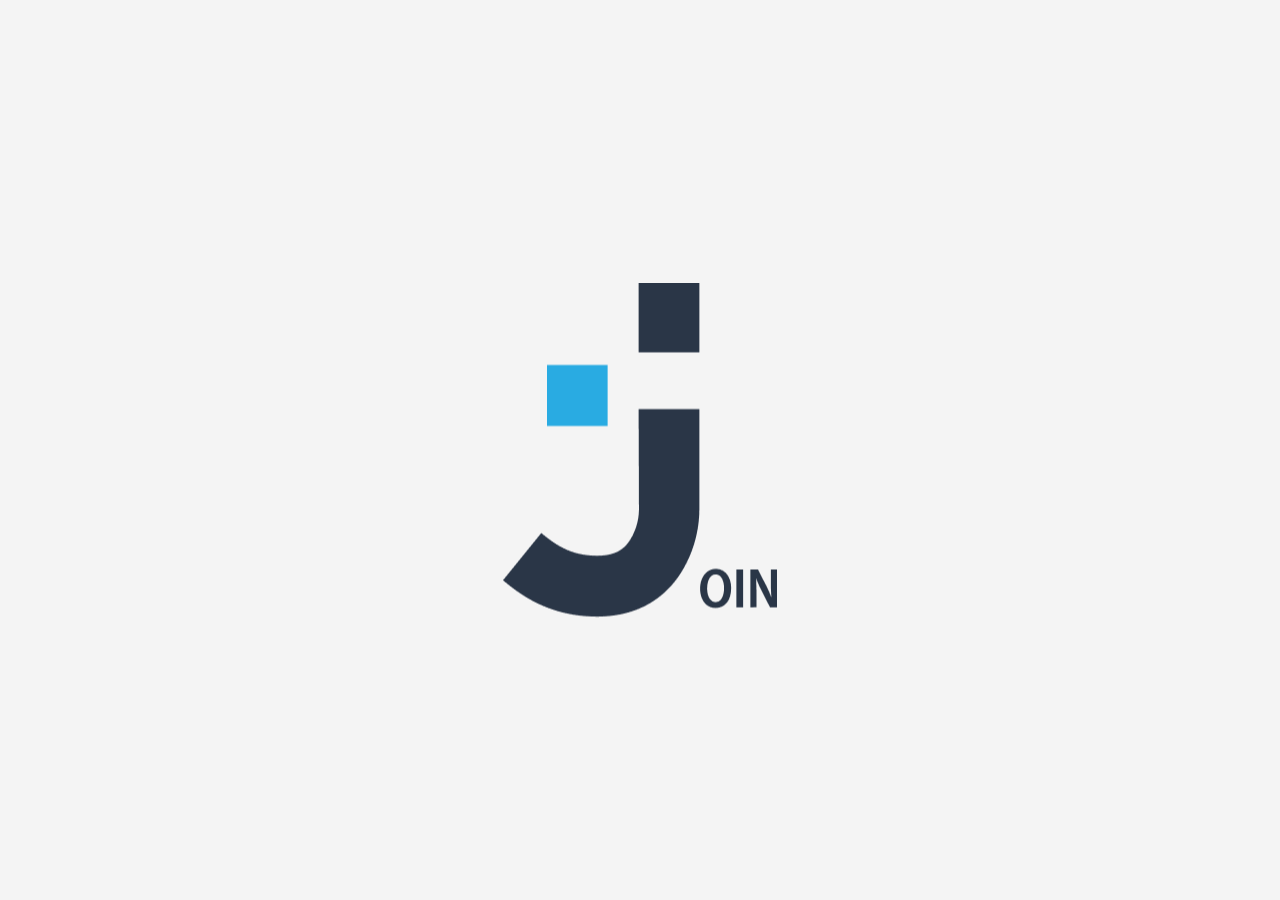
<file: pages/policy/privacy_policy_login.html>
<!DOCTYPE html>
<html lang="en-EN">
  <head>
    <meta charset="UTF-8" />
    <meta name="viewport" content="width=device-width, initial-scale=1.0" />
    <meta http-equiv="Cache-Control" content="no-cache, no-store, must-revalidate" />
    <meta http-equiv="Pragma" content="no-cache" />
    <meta http-equiv="Expires" content="0" />
    <link rel="shortcut icon" href="../../assets/icons/logo/joinLarge.png" type="image/x-icon" />

    <script src="../../scripts/utilities/aside.js" defer></script>
    <script src="../../scripts/utilities/checkActiveUser.js" defer></script>
    <script src="../../scripts/utilities/submenu.js" defer></script>
    <script src="../../scripts/utilities/submenu_initials.js" defer></script>
    <script src="../../scripts/utilities/orientation.js" defer></script>

    <link rel="stylesheet" href="../../css/pages/policy.css" />
    <link rel="stylesheet" href="../../css/standard.css" />
    <link rel="stylesheet" href="../../css/utilities/aside.css" />
    <link rel="stylesheet" href="../../css/utilities/header.css" />
    <link rel="stylesheet" href="../../css/utilities/main.css" />
    <link rel="stylesheet" href="../../css/pages/policy_legal_login_responsive.css" />
    <link rel="stylesheet" href="../../css/utilities/submenu.css" />
    <title>Privacy Policy</title>
  </head>
  <body class="privacy_policy_legal_notice_login" onload="setAccountInitialsSubmenu(), checkUser()">
    <header>
      <div>
        <img class="mobile_logo" src="../../assets/icons/logo/JoinLogoMobile.svg" alt="" />
        <h1>Kanban Project Managment Tool</h1>
      </div>
      <div class="question_marker_account_img_position">
        <a href="../help/help.html"><img class="question_marker transition" src="../../assets/icons/imgs/questionMarker.svg" alt="" /></a>
        <div class="account_circle transition" id="account_icon" onclick="toggleShowSubmenu()"></div>
      </div>
    </header>

    <aside id="aside">
      <div class="logo_position">
        <img class="join_logo" src="../../assets/icons/aside/joinLogo.svg" alt="Join_Logo" />
      </div>
      <div class="nav_position">
        <div class="link_nav_summary cursor_pointer transition">
          <a href="../../pages/summary/summary.html"><img src="../../assets/icons/aside/summary.svg" alt="Summary" />Summary</a>
        </div>
        <div class="link_nav_add_task cursor_pointer transition">
          <a href="../../pages/tasks/add_task.html"><img src="../../assets/icons/aside/addTask.svg" alt="Add Task" />Add Task</a>
        </div>
        <div class="link_nav_board cursor_pointer transition">
          <a href="../../pages/tasks/board.html"><img src="../../assets/icons/aside/board.svg" alt="Board" />Board</a>
        </div>
        <div class="link_nav_contacts cursor_pointer transition">
          <a href="../../pages/contacts/contacts.html"><img src="../../assets/icons/aside/contacts.svg" alt="Contacts" />Contacts</a>
        </div>
      </div>
      <div class="legal_and_policy_position">
        <div class="privacy_policy_login transition">
          <a href="../policy/privacy_policy_login.html">Privacy Policy</a>
        </div>
        <div class="legal_notice_login transition">
          <a href="../legal/legal_notice_login.html">Legal notice</a>
        </div>
      </div>
    </aside>

    <div id="submenu_position" class="d_none">
      <div class="d_none help_submenu_section_responsive" onclick="window.location.href='../help/help.html'">
        <a href="../help/help.html" class="submenu_links_design link_legal_notice_hover">Help</a>
      </div>
      <div class="submenu_section" onclick="window.location.href='../legal/legal_notice_login.html'">
        <a href="../legal/legal_notice_login.html" class="submenu_links_design link_legal_notice_hover">Legal Notice</a>
      </div>
      <div class="submenu_section" onclick="window.location.href='../policy/privacy_policy_login.html'">
        <a href="../policy/privacy_policy_login.html" class="submenu_links_design link_privacy_policy_hover">Privacy Policy</a>
      </div>
      <div class="submenu_section" onclick="logout()">
        <a class="submenu_links_design link_login_hover" onclick="logout()">Log out</a>
      </div>
    </div>

    <main>
      <div class="scroll_layout">
        <div class="content">
          <h1>Privacy Policy</h1>

          <span>
            <h2 id="m716">Preamble</h2>
            <p>
              With the following privacy policy, we aim to inform you about the types of personal data (hereinafter also referred to as "data") we process, for what purposes, and to what extent. This privacy policy applies to all processing
              of personal data carried out by us, both in the context of providing our services and, in particular, on our websites, in mobile applications, and within external online presences, such as our social media profiles
              (hereinafter collectively referred to as the "Online Offer").
            </p>
            <p>The terms used are gender-neutral.</p>

            <p>As of: February 27, 2026</p>
            <h2>Table of Contents</h2>
            <ul class="index">
              <li><a class="index-link" href="#m2427">Relevant Legal Bases</a></li>
              <li><a class="index-link" href="#m27">Security Measures</a></li>
              <li><a class="index-link" href="#m25">Transfer of Personal Data</a></li>
              <li><a class="index-link" href="#m24">International Data Transfers</a></li>
              <li><a class="index-link" href="#m12">General Information on Data Storage and Deletion</a></li>
              <li><a class="index-link" href="#m10">Rights of Data Subjects</a></li>
              <li><a class="index-link" href="#m225">Provision of Online Services and Web Hosting</a></li>
              <li><a class="index-link" href="#m134">Use of Cookies</a></li>
              <li><a class="index-link" href="#m182">Contact and Request Management</a></li>
              <li><a class="index-link" href="#m15">Changes and Updates</a></li>
              <li><a class="index-link" href="#m42">Definition of Terms</a></li>
            </ul>
            <h2 id="m3">Controller</h2>
            <p>Robby Runge</p>
            <p>Email Address: <a href="mailto:mail@robby-runge.de">mail@robby-runge.de</a></p>

            <h2 id="mOverview">Overview of Processing Activities</h2>
            <p>The following overview summarizes the types of data processed and the purposes of their processing and references the data subjects.</p>
            <h3>Types of Processed Data</h3>
            <ul>
              <li>Inventory data.</li>
              <li>Contact data.</li>
              <li>Content data.</li>
              <li>Usage data.</li>
              <li>Meta, communication, and procedural data.</li>
              <li>Log data.</li>
            </ul>
            <h3>Categories of Data Subjects</h3>
            <ul>
              <li>Communication partners.</li>
              <li>Users.</li>
            </ul>
            <h3>Purposes of Processing</h3>
            <ul>
              <li>Communication.</li>
              <li>Security measures.</li>
              <li>Organizational and administrative procedures.</li>
              <li>Feedback.</li>
              <li>Provision of our online services and user experience.</li>
              <li>Information technology infrastructure.</li>
            </ul>

            <h2 id="m2427">Relevant Legal Bases</h2>
            <p>
              <strong>Relevant Legal Bases under the GDPR:</strong> Below, you will find an overview of the legal bases under the GDPR on which we process personal data. Please note that, in addition to the GDPR, national data protection
              regulations may apply in your or our country of residence or establishment. Should more specific legal bases be relevant in individual cases, we will inform you of these in the privacy policy.
            </p>
            <ul>
              <li><strong>Consent (Art. 6(1)(a) GDPR)</strong> – The data subject has given consent to the processing of their personal data for one or more specific purposes.</li>
              <li>
                <strong>Contract performance and pre-contractual inquiries (Art. 6(1)(b) GDPR)</strong> – Processing is necessary for the performance of a contract to which the data subject is a party or for taking steps at the request of
                the data subject prior to entering into a contract.
              </li>
              <li>
                <strong>Legitimate interests (Art. 6(1)(f) GDPR)</strong> – Processing is necessary for the purposes of the legitimate interests pursued by the controller or a third party, except where such interests are overridden by the
                interests or fundamental rights and freedoms of the data subject which require protection of personal data.
              </li>
            </ul>
            <p>
              <strong>National Data Protection Regulations in Germany:</strong> In addition to the GDPR, national data protection regulations apply in Germany. These include, in particular, the Federal Data Protection Act (BDSG). The BDSG
              contains specific provisions on the right to access, the right to erasure, the right to object, the processing of special categories of personal data, processing for other purposes, and the transmission of data, as well as
              automated decision-making, including profiling. Furthermore, state data protection laws of individual federal states may apply.
            </p>

            <h2 id="m27">Security Measures</h2>
            <p>
              In accordance with legal requirements and taking into account the state of the art, implementation costs, and the nature, scope, context, and purposes of processing, as well as the varying likelihood and severity of risks to
              the rights and freedoms of natural persons, we implement appropriate technical and organizational measures to ensure a level of security appropriate to the risk.
            </p>
            <p>
              These measures include, in particular, safeguarding the confidentiality, integrity, and availability of data by controlling physical and electronic access to the data, as well as access, input, transfer, availability, and
              separation of data. Additionally, we have established procedures to ensure the exercise of data subject rights, data deletion, and responses to data breaches. We also consider the protection of personal data during the
              development and selection of hardware, software, and processes, in accordance with the principles of data protection by design and by default.
            </p>
            <p>
              Securing Online Connections with TLS/SSL Encryption (HTTPS): To protect user data transmitted through our online services from unauthorized access, we use TLS/SSL encryption technology. Secure Sockets Layer (SSL) and Transport
              Layer Security (TLS) are the cornerstones of secure data transmission on the internet. These technologies encrypt information transmitted between the website or app and the user's browser (or between two servers), ensuring
              that data is protected from unauthorized access. TLS, as the more advanced and secure version of SSL, ensures that all data transmissions meet the highest security standards. When a website is secured by an SSL/TLS
              certificate, this is indicated by the display of HTTPS in the URL. This serves as an indicator to users that their data is being transmitted securely and encrypted.
            </p>

            <h2 id="m25">Transfer of Personal Data</h2>
            <p>
              In the course of our processing of personal data, it may be necessary to transmit or disclose such data to other entities, companies, legally independent organizational units, or individuals. Recipients of this data may
              include, for example, service providers commissioned with IT tasks or providers of services and content integrated into a website. In such cases, we comply with legal requirements and, in particular, conclude appropriate
              contracts or agreements with the recipients of your data to ensure the protection of your data.
            </p>

            <h2 id="m24">International Data Transfers</h2>
            <p>
              Data Processing in Third Countries: If we process data in a third country (i.e., outside the European Union (EU) or the European Economic Area (EEA)) or if processing occurs in the context of using third-party services or
              disclosing or transferring data to other individuals, entities, or companies, this is done only in accordance with legal requirements. If the level of data protection in the third country has been recognized by an adequacy
              decision (Art. 45 GDPR), this serves as the basis for data transfer. Otherwise, data transfers occur only if the level of data protection is otherwise ensured, particularly through standard contractual clauses (Art. 46(2)(c)
              GDPR), explicit consent, or in the case of contractual or legally required transmission (Art. 49(1) GDPR). We will inform you of the bases for third-country transfers for individual providers from third countries, with
              adequacy decisions taking precedence. Information on third-country transfers and existing adequacy decisions can be found on the European Commission's website:
              <a href="https://commission.europa.eu/law/law-topic/data-protection/international-dimension-data-protection_en?prefLang=de" target="_blank"
                >https://commission.europa.eu/law/law-topic/data-protection/international-dimension-data-protection_en?prefLang=de.</a
              >
              Under the so-called "Data Privacy Framework" (DPF), the European Commission has also recognized the level of data protection as adequate for certain companies in the U.S. under the adequacy decision of July 10, 2023. The list
              of certified companies and further information on the DPF can be found on the U.S. Department of Commerce's website:
              <a href="https://www.dataprivacyframework.gov/" target="_blank">https://www.dataprivacyframework.gov/</a> (in English). We will inform you within the privacy notices which service providers we use are certified under the Data
              Privacy Framework.
            </p>

            <h2 id="m12">General Information on Data Storage and Deletion</h2>
            <p>
              We delete personal data that we process in accordance with legal requirements as soon as the underlying consents are revoked or no further legal basis for processing exists. This applies to cases where the original purpose of
              processing no longer applies or the data is no longer needed. Exceptions to this rule exist if legal obligations or special interests require longer retention or archiving of the data.
            </p>
            <p>
              In particular, data that must be retained for commercial or tax law reasons or whose storage is necessary for the enforcement of legal claims or the protection of the rights of other natural or legal persons must be archived
              accordingly.
            </p>
            <p>Our privacy notices contain additional information on the retention and deletion of data that applies specifically to certain processing activities.</p>
            <p>If multiple retention periods or deletion deadlines apply to a piece of data, the longest period always takes precedence.</p>
            <p>
              If a period does not explicitly start on a specific date and lasts at least one year, it automatically begins at the end of the calendar year in which the triggering event occurred. In the case of ongoing contractual
              relationships, under which data is stored, the triggering event is the effective date of termination or other cessation of the legal relationship.
            </p>
            <p>Data that is no longer needed for the original purpose but is retained due to legal requirements or other reasons is processed exclusively for the reasons justifying its retention.</p>
            <p><strong>Further Notes on Processing Activities, Procedures, and Services:</strong></p>
            <ul class="m-elements">
              <li>
                <strong>Retention and Deletion of Data:</strong> The following general retention periods apply under German law:
                <ul>
                  <li>
                    10 years – Retention period for books and records, annual financial statements, inventories, management reports, opening balance sheets, and the work instructions and other organizational documents necessary for their
                    understanding (§ 147(1) No. 1 in conjunction with (3) AO, § 14b(1) UStG, § 257(1) No. 1 in conjunction with (4) HGB).
                  </li>
                  <li>8 years – Accounting documents, such as invoices and receipts (§ 147(1) No. 4 and 4a in conjunction with (3) AO and § 257(1) No. 4 in conjunction with (4) HGB).</li>
                  <li>
                    6 years – Other business documents: received commercial or business letters, reproductions of sent commercial or business letters, and other documents relevant for taxation, such as timesheets, cost allocation sheets,
                    calculation documents, price lists, as well as payroll records, insofar as they are not already accounting documents, and cash register tapes (§ 147(1) No. 2, 3, 5 in conjunction with (3) AO, § 257(1) No. 2 and 3 in
                    conjunction with (4) HGB).
                  </li>
                  <li>
                    3 years – Data required to consider potential warranty and compensation claims or similar contractual claims and rights, as well as related inquiries, based on past business experience and common industry practices, are
                    stored for the duration of the regular statutory limitation period of three years (§§ 195, 199 BGB).
                  </li>
                </ul>
              </li>
            </ul>
            <h2 id="m10">Rights of Data Subjects</h2>
            <p>Rights of Data Subjects under the GDPR: As a data subject, you have various rights under the GDPR, particularly under Articles 15 to 21 GDPR:</p>
            <ul>
              <li>
                <strong
                  >Right to object: You have the right to object, on grounds relating to your particular situation, at any time to the processing of your personal data based on Art. 6(1)(e) or (f) GDPR, including profiling based on these
                  provisions. If your personal data is processed for direct marketing purposes, you have the right to object at any time to the processing of your personal data for such marketing, including profiling to the extent that it
                  is related to such direct marketing.</strong
                >
              </li>
              <li><strong>Right to withdraw consent:</strong> You have the right to withdraw your consent at any time.</li>
              <li>
                <strong>Right of access:</strong> You have the right to obtain confirmation as to whether or not personal data concerning you is being processed, and to access such data and other information in accordance with legal
                requirements.
              </li>
              <li><strong>Right to rectification:</strong> You have the right to request the completion or correction of inaccurate personal data concerning you.</li>
              <li>
                <strong>Right to erasure and restriction of processing:</strong> You have the right to request the immediate deletion of personal data concerning you or, alternatively, to request the restriction of processing in accordance
                with legal requirements.
              </li>
              <li>
                <strong>Right to data portability:</strong> You have the right to receive personal data concerning you, which you have provided to us, in a structured, commonly used, and machine-readable format, or to request its
                transmission to another controller.
              </li>
              <li>
                <strong>Right to lodge a complaint with a supervisory authority:</strong> Without prejudice to any other administrative or judicial remedy, you have the right to lodge a complaint with a supervisory authority, particularly
                in the Member State of your habitual residence, place of work, or place of the alleged infringement, if you believe that the processing of your personal data violates the GDPR.
              </li>
            </ul>

            <h2 id="m225">Provision of Online Services and Web Hosting</h2>
            <p>We process user data to provide our online services. For this purpose, we process the user's IP address, which is necessary to deliver the content and functions of our online services to the user's browser or device.</p>
            <ul class="m-elements">
              <li>
                <strong>Types of Data Processed:</strong> Usage data (e.g., page views, duration of visit, click paths, intensity and frequency of use, device types and operating systems, interactions with content and functions); meta,
                communication, and procedural data (e.g., IP addresses, timestamps, identification numbers, involved parties). Log data (e.g., log files related to logins or data retrieval or access times).
              </li>
              <li><strong>Data Subjects:</strong> Users (e.g., website visitors, users of online services).</li>
              <li>
                <strong>Purposes of Processing:</strong> Provision of our Online Offer and user-friendliness; information technology infrastructure (operation and provision of information systems and technical devices (computers, servers,
                etc.)). Security measures.
              </li>
              <li><strong>Retention and Deletion:</strong> Deletion in accordance with the information in the "General Information on Data Storage and Deletion" section.</li>
              <li class=""><strong>Legal Basis:</strong> Legitimate interests (Art. 6(1)(f) GDPR).</li>
            </ul>
            <p><strong>Further Notes on Processing Activities, Procedures, and Services:</strong></p>
            <ul class="m-elements">
              <li>
                <strong>Provision of Online Offer on Rented Storage Space:</strong> For the provision of our Online Offer, we use storage space, computing capacity, and software rented or otherwise obtained from a server provider (also
                referred to as a "web host"); <span class=""><strong>Legal Basis:</strong> Legitimate interests (Art. 6(1)(f) GDPR).</span>
              </li>
              <li>
                <strong>Collection of Access Data and Log Files:</strong> Access to our Online Offer is logged in the form of so-called "server log files." Server log files may include the address and name of the accessed web pages and
                files, date and time of access, amount of data transferred, notification of successful access, browser type and version, the user's operating system, referrer URL (the previously visited page), and, as a rule, IP addresses
                and the requesting provider. Server log files are used for security purposes, e.g., to prevent server overload (particularly in the case of abusive attacks, such as DDoS attacks), and to ensure server stability and
                performance; <span class=""><strong>Legal Basis:</strong> Legitimate interests (Art. 6(1)(f) GDPR). </span><strong>Deletion of Data:</strong> Log file information is stored for a maximum of 30 days and then deleted or
                anonymized. Data whose further retention is necessary for evidentiary purposes is exempt from deletion until the final clarification of the respective incident.
              </li>
            </ul>
            <h2 id="m134">Use of Cookies</h2>
            <p>
              The term "cookies" refers to functions that store and read information on users' devices. Cookies can be used for various purposes, such as ensuring the functionality, security, and convenience of online services, as well as
              analyzing visitor traffic. We use cookies in accordance with legal requirements. If necessary, we obtain user consent in advance. If consent is not required, we rely on our legitimate interests. This applies when storing and
              reading information is essential to provide explicitly requested content and functions. This includes, for example, storing settings and ensuring the functionality and security of our Online Offer. Consent can be revoked at
              any time. We clearly inform users about the scope and types of cookies used.
            </p>
            <p>
              <strong>Notes on Legal Bases for Data Protection:</strong> Whether we process personal data using cookies depends on consent. If consent is given, it serves as the legal basis. Without consent, we rely on our legitimate
              interests, as explained in this section and in the context of the respective services and procedures.
            </p>
            <p><strong>Storage Duration:</strong> The following types of cookies are distinguished based on storage duration:</p>
            <ul>
              <li><strong>Temporary cookies (also: session or session cookies):</strong> Temporary cookies are deleted at the latest after a user leaves an Online Offer and closes their device (e.g., browser or mobile application).</li>
              <li>
                <strong>Permanent cookies:</strong> Permanent cookies remain stored even after the device is closed. For example, the login status can be saved, and preferred content can be displayed directly when the user revisits a
                website. Similarly, user data collected through cookies can be used for reach measurement. If we do not provide users with explicit information on the type and storage duration of cookies (e.g., when obtaining consent), they
                should assume that these are permanent and that the storage duration can be up to two years.
              </li>
            </ul>
            <p>
              <strong>General Notes on Withdrawal and Objection (Opt-Out):</strong> Users can withdraw their consent at any time and object to processing in accordance with legal requirements, including through the privacy settings of their
              browser.
            </p>
            <ul class="m-elements">
              <li><strong>Types of Data Processed:</strong> Meta, communication, and procedural data (e.g., IP addresses, timestamps, identification numbers, involved parties).</li>
              <li><strong>Data Subjects:</strong> Users (e.g., website visitors, users of online services).</li>
              <li class=""><strong>Legal Basis:</strong> Legitimate interests (Art. 6(1)(f) GDPR). Consent (Art. 6(1)(a) GDPR).</li>
            </ul>
            <p><strong>Further Notes on Processing Activities, Procedures, and Services:</strong></p>
            <ul class="m-elements">
              <li>
                <strong>Processing of Cookie Data Based on Consent:</strong> We use a consent management solution to obtain user consent for the use of cookies or the procedures and providers mentioned in the context of the consent
                management solution. This procedure serves to obtain, log, manage, and withdraw consent, particularly regarding the use of cookies and similar technologies used to store, read, and process information on users' devices.
                Within this procedure, user consent is obtained for the use of cookies and the associated processing of information, including the specific processing and providers mentioned in the consent management process. Users also
                have the option to manage and withdraw their consent. Consent declarations are stored to avoid repeated queries and to provide proof of consent in accordance with legal requirements. Storage occurs server-side and/or in a
                cookie (so-called opt-in cookie) or through similar technologies to assign consent to a specific user or their device. If no specific information is provided on the providers of consent management services, the following
                general notes apply: The storage duration of consent is up to two years. A pseudonymous user identifier is created, which is stored together with the time of consent, the scope of consent (e.g., concerning categories of
                cookies and/or service providers), and information about the browser, system, and device used;
                <span class=""><strong>Legal Basis:</strong> Consent (Art. 6(1)(a) GDPR).</span>
              </li>
            </ul>
            <h2 id="m182">Contact and Request Management</h2>
            <p>
              When contacting us (e.g., via mail, contact form, email, telephone, or social media) and in the context of existing user and business relationships, the information provided by the inquiring party is processed to the extent
              necessary to respond to the contact request and any requested measures.
            </p>
            <ul class="m-elements">
              <li>
                <strong>Types of Data Processed:</strong> Inventory data (e.g., full name, residential address, contact information, customer number, etc.); contact data (e.g., postal and email addresses or phone numbers); content data
                (e.g., textual or visual messages and posts, as well as related information, such as authorship or creation time); usage data (e.g., page views, duration of visit, click paths, intensity and frequency of use, device types
                and operating systems, interactions with content and functions). Meta, communication, and procedural data (e.g., IP addresses, timestamps, identification numbers, involved parties).
              </li>
              <li><strong>Data Subjects:</strong> Communication partners.</li>
              <li><strong>Purposes of Processing:</strong> Communication; organizational and administrative procedures; feedback (e.g., collecting feedback via online forms). Provision of our Online Offer and user-friendliness.</li>
              <li><strong>Retention and Deletion:</strong> Deletion in accordance with the information in the "General Information on Data Storage and Deletion" section.</li>
              <li class=""><strong>Legal Basis:</strong> Legitimate interests (Art. 6(1)(f) GDPR). Contract performance and pre-contractual inquiries (Art. 6(1)(b) GDPR).</li>
            </ul>
            <p><strong>Further Notes on Processing Activities, Procedures, and Services:</strong></p>
            <ul class="m-elements">
              <li>
                <strong>Contact Form:</strong> When contacting us via our contact form, email, or other communication channels, we process the personal data provided to respond to and handle the respective inquiry. This typically includes
                information such as name, contact details, and any other information necessary for appropriate processing. We use this data exclusively for the stated purpose of contact and communication;
                <span class=""><strong>Legal Basis:</strong> Contract performance and pre-contractual inquiries (Art. 6(1)(b) GDPR), Legitimate interests (Art. 6(1)(f) GDPR).</span>
              </li>
            </ul>
            <h2 id="m15">Changes and Updates</h2>
            <p>
              We ask you to regularly inform yourself about the content of our privacy policy. We adjust the privacy policy as soon as changes in our data processing activities require it. We will inform you if the changes require your
              participation (e.g., consent) or other individual notification.
            </p>
            <p>If we provide addresses and contact information of companies and organizations in this privacy policy, please note that these may change over time, and we ask you to verify the information before contacting them.</p>

            <h2 id="m42">Definition of Terms</h2>
            <p>In this section, you will find an overview of the terms used in this privacy policy. If the terms are legally defined, their legal definitions apply. The following explanations are intended to aid understanding.</p>
            <ul class="glossary">
              <li>
                <strong>Inventory data:</strong> Inventory data includes essential information necessary for the identification and management of contractual partners, user accounts, profiles, and similar assignments. This data may include
                personal and demographic information such as names, contact information (addresses, phone numbers, email addresses), dates of birth, and specific identifiers (user IDs). Inventory data forms the basis for any formal
                interaction between individuals and services, facilities, or systems by enabling unique assignment and communication.
              </li>
              <li>
                <strong>Content data:</strong> Content data includes information generated during the creation, editing, and publication of content of any kind. This category of data may include texts, images, videos, audio files, and other
                multimedia content published on various platforms and media. Content data is not limited to the actual content but also includes metadata that provides information about the content itself, such as tags, descriptions,
                authorship information, and publication dates.
              </li>
              <li>
                <strong>Contact data:</strong> Contact data includes essential information that enables communication with individuals or organizations. This includes, among other things, phone numbers, postal addresses, and email
                addresses, as well as communication means such as social media handles and instant messaging identifiers.
              </li>
              <li>
                <strong>Meta, communication, and procedural data:</strong> Meta, communication, and procedural data are categories that contain information about how data is processed, transmitted, and managed. Metadata, also known as data
                about data, includes information that describes the context, origin, and structure of other data. It may include details such as file size, creation date, document author, and change histories. Communication data captures
                the exchange of information between users through various channels, such as email traffic, call logs, messages on social networks, and chat histories, including the involved parties, timestamps, and transmission paths.
                Procedural data describes the processes and workflows within systems or organizations, including workflow documentation, transaction logs, and audit logs used for tracking and verifying activities.
              </li>
              <li>
                <strong>Usage data:</strong> Usage data refers to information that captures how users interact with digital products, services, or platforms. This data includes a wide range of information that shows how users use
                applications, which features they prefer, how long they stay on certain pages, and through which paths they navigate through an application. Usage data may also include frequency of use, timestamps of activities, IP
                addresses, device information, and location data. It is particularly valuable for analyzing user behavior, optimizing user experiences, personalizing content, and improving products or services. Furthermore, usage data plays
                a crucial role in identifying trends, preferences, and potential problem areas within digital offerings.
              </li>
              <li>
                <strong>Personal data:</strong> "Personal data" means any information relating to an identified or identifiable natural person ("data subject"); an identifiable natural person is one who can be identified, directly or
                indirectly, in particular by reference to an identifier such as a name, an identification number, location data, an online identifier (e.g., a cookie), or to one or more factors specific to the physical, physiological,
                genetic, mental, economic, cultural, or social identity of that natural person.
              </li>
              <li>
                <strong>Log data:</strong> Log data is information about events or activities logged in a system or network. This data typically includes information such as timestamps, IP addresses, user actions, error messages, and other
                details about the use or operation of a system. Log data is often used for analyzing system issues, security monitoring, or generating performance reports.
              </li>
              <li>
                <strong>Controller:</strong> The "controller" is the natural or legal person, public authority, agency, or other body which, alone or jointly with others, determines the purposes and means of the processing of personal data.
              </li>
              <li>
                <strong>Processing:</strong> "Processing" means any operation or set of operations performed on personal data, whether or not by automated means. The term is broad and covers virtually any handling of data, including
                collection, analysis, storage, transmission, or deletion.
              </li>
            </ul>
            <p class="seal">
              <a href="https://datenschutz-generator.de/" title="Legal text by Dr. Schwenke - for more information, please click." target="_blank" rel="noopener noreferrer nofollow"
                >Created with the free privacy policy generator from Dr. Thomas Schwenke</a
              >
            </p></span
          >
        </div>
      </div>
    </main>
  </body>
</html>
</file>
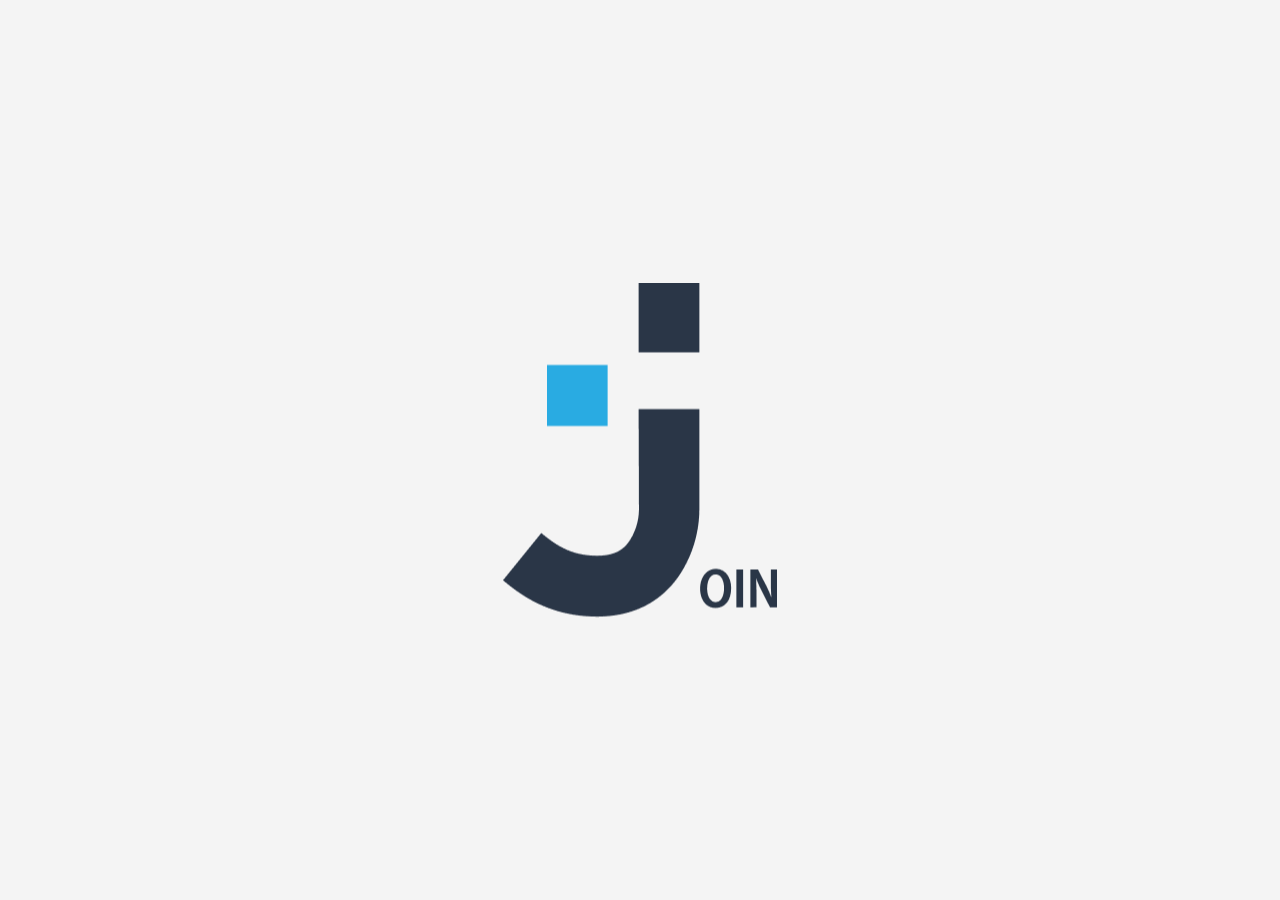
<file: pages/summary/summary.html>
<!DOCTYPE html>
<html lang="en-EN">
  <head>
    <meta charset="UTF-8" />
    <meta name="viewport" content="width=device-width, initial-scale=1.0" />
    <meta http-equiv="Cache-Control" content="no-cache, no-store, must-revalidate" />
    <meta http-equiv="Pragma" content="no-cache" />
    <meta http-equiv="Expires" content="0" />
    <link rel="shortcut icon" href="../../assets/icons/logo/joinLarge.png" type="image/x-icon" />

    <script src="../../scripts/utilities/submenu.js" defer></script>
    <script src="../../scripts/pages/summary.js" defer></script>
    <script src="../../scripts/utilities/aside.js" defer></script>
    <script src="../../scripts/utilities/submenu_initials.js" defer></script>
    <script src="../../scripts/utilities/checkActiveUser.js" defer></script>
    <script src="../../scripts/utilities/orientation.js" defer></script>

    <link rel="stylesheet" href="../../css/utilities/header.css" />
    <link rel="stylesheet" href="../../css/utilities/aside.css" />
    <link rel="stylesheet" href="../../css/utilities/main.css" />
    <link rel="stylesheet" href="../../css/standard.css" />
    <link rel="stylesheet" href="../../css/pages/summary.css" />
    <link rel="stylesheet" href="../../css/utilities/submenu.css" />
    <link rel="stylesheet" href="../../css/pages/summary_responsive.css" />
    <title>Summary</title>
  </head>
  <body onload="init(), setAccountInitialsSubmenu(), checkUser()">
    <header>
      <div>
        <img class="mobile_logo" src="../../assets/icons/logo/JoinLogoMobile.svg" alt="" />
        <h1>Kanban Project Managment Tool</h1>
      </div>
      <div class="question_marker_account_img_position">
        <a href="../help/help.html"><img class="question_marker transition" src="../../assets/icons/imgs/questionMarker.svg" alt="" /></a>
        <div class="account_circle transition" id="account_icon" onclick="toggleShowSubmenu()"></div>
      </div>
    </header>

    <aside id="aside">
      <div class="logo_position">
        <img class="join_logo" src="../../assets/icons/aside/joinLogo.svg" alt="Join_Logo" />
      </div>
      <div class="nav_position">
        <div class="link_nav_summary cursor_pointer transition">
          <a href="../../pages/summary/summary.html"><img src="../../assets/icons/aside/summary.svg" alt="Summary" />Summary</a>
        </div>
        <div class="link_nav_add_task cursor_pointer transition">
          <a href="../../pages/tasks/add_task.html"><img src="../../assets/icons/aside/addTask.svg" alt="Add Task" />Add Task</a>
        </div>
        <div class="link_nav_board cursor_pointer transition">
          <a href="../../pages/tasks/board.html"><img src="../../assets/icons/aside/board.svg" alt="Board" />Board</a>
        </div>
        <div class="link_nav_contacts cursor_pointer transition">
          <a href="../../pages/contacts/contacts.html"><img src="../../assets/icons/aside/contacts.svg" alt="Contacts" />Contacts</a>
        </div>
      </div>
      <div class="legal_and_policy_position">
        <div class="privacy_policy_login transition">
          <a href="../policy/privacy_policy_login.html">Privacy Policy</a>
        </div>
        <div class="legal_notice_login transition">
          <a href="../legal/legal_notice_login.html">Legal notice</a>
        </div>
      </div>
    </aside>

    <div id="submenu_position" class="d_none">
      <div class="d_none help_submenu_section_responsive" onclick="window.location.href='../help/help.html'">
        <a href="../help/help.html" class="submenu_links_design link_legal_notice_hover">Help</a>
      </div>
      <div class="submenu_section" onclick="window.location.href='../legal/legal_notice_login.html'">
        <a href="../legal/legal_notice_login.html" class="submenu_links_design link_legal_notice_hover">Legal Notice</a>
      </div>
      <div class="submenu_section" onclick="window.location.href='../policy/privacy_policy_login.html'">
        <a href="../policy/privacy_policy_login.html" class="submenu_links_design link_privacy_policy_hover">Privacy Policy</a>
      </div>
      <div class="submenu_section" onclick="logout()">
        <a class="submenu_links_design link_login_hover" onclick="logout()">Log out</a>
      </div>
    </div>

    <main>
      <div id="welcome_message" class="greetings_position">
        <p>
          <span id="time_message"></span> <br />
          <span class="account_name"></span>
        </p>
      </div>

      <div class="main_content">
        <div class="header_standard_position header_standard_size">
          <h1>Join 360</h1>
          <div class="line"></div>
          <h2>Key Metrics at a Glance</h2>
          <div class="line_responsive"></div>
        </div>
        <div class="dashboard">
          <div class="to_do_and_done" onclick="window.location.href = '../tasks/board.html'">
            <div class="box_to_do transition">
              <img class="dashboard_img_size_pen" src="../../assets/icons/summary/pen.svg" alt="" />
              <div class="column">
                <div class="box_number_size" id="current_number_to_do"></div>
                <div class="box_text_size">To-do</div>
              </div>
            </div>

            <div class="box_done transition" onclick="window.location.href = '../tasks/board.html'">
              <img class="dashboard_img_size_hook" src="../../assets/icons/summary/hook.svg" alt="" />
              <div class="column">
                <div class="box_number_size" id="current_number_done"></div>
                <div class="box_text_size">Done</div>
              </div>
            </div>
          </div>

          <div class="urgency_summary transition" onclick="window.location.href = '../tasks/board.html'">
            <div class="box_urgency_summary">
              <div class="img_and_text_summary">
                <img class="dashboard_img_size" src="../../assets/icons/summary/urgent.svg" alt="" />
                <div class="column">
                  <div class="box_number_size" id="current_number_urgent"></div>
                  <div class="box_text_size">Urgent</div>
                </div>
              </div>
              <div class="line_urgency"></div>
              <div class="date_text_deadline_gap">
                <div class="date_deadline"></div>
                <div class="text_deadline"></div>
              </div>
            </div>
          </div>

          <div class="tasks_info" onclick="window.location.href = '../tasks/board.html'">
            <div class="box_tasks_in_board transition">
              <div class="column">
                <div class="box_number_size" id="current_number_tasks_in_board"></div>
                <div class="box_text_size">Tasks in<br />Board</div>
              </div>
            </div>
            <div class="box_tasks_in_progress transition">
              <div class="column">
                <div class="box_number_size" id="current_number_tasks_in_progress"></div>
                <div class="box_text_size">Tasks in<br />Progress</div>
              </div>
            </div>
            <div class="box_awating_feedback transition">
              <div class="column">
                <div class="box_number_size" id="current_number_awaiting_feedback"></div>
                <div class="box_text_size">Awaiting<br />Feedback</div>
              </div>
            </div>
          </div>
        </div>
      </div>
    </main>
  </body>
</html>
</file>
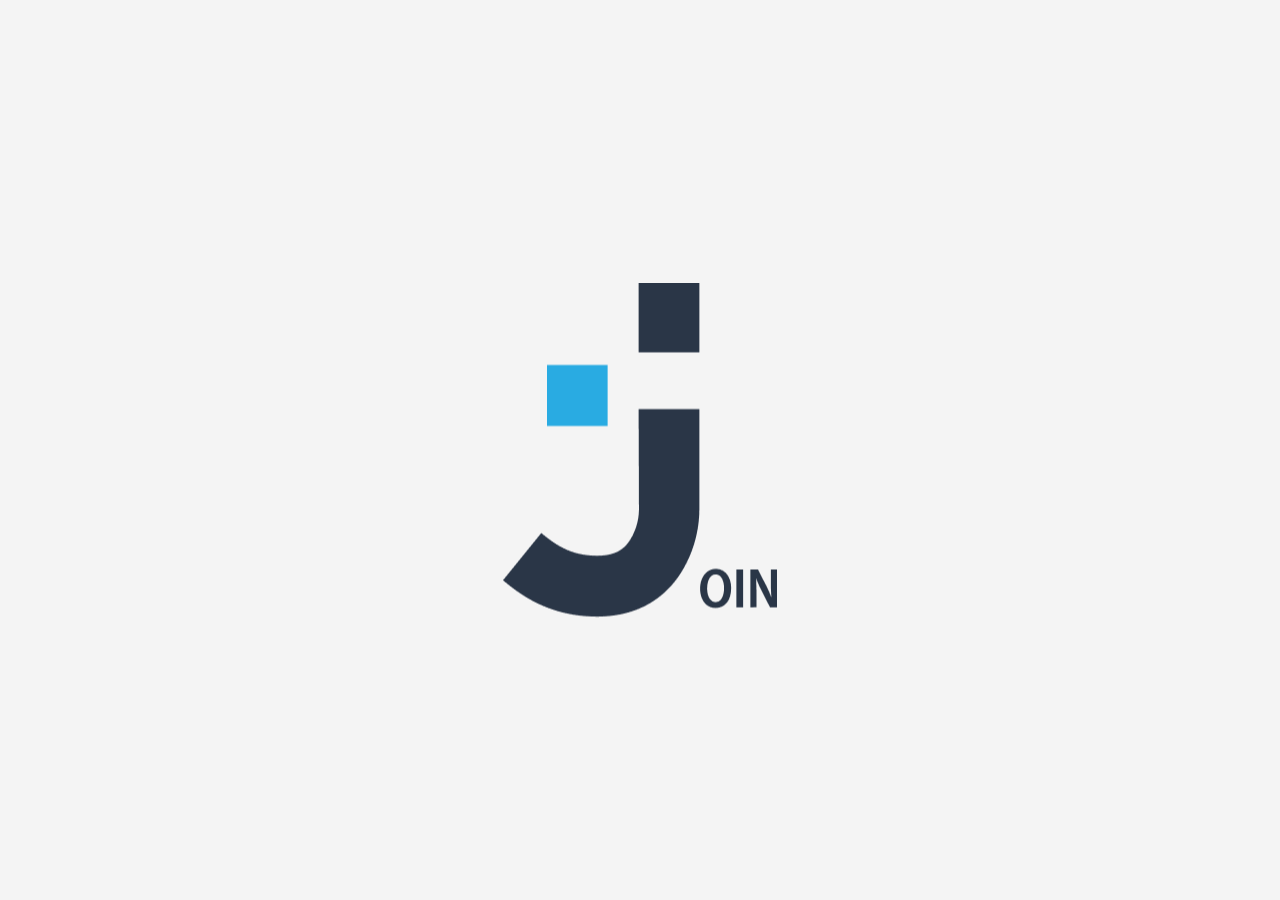
<file: pages/tasks/add_task.html>
<!DOCTYPE html>
<html lang="en-EN">
  <head>
    <meta charset="UTF-8" />
    <meta name="viewport" content="width=device-width, initial-scale=1.0" />
    <meta http-equiv="Cache-Control" content="no-cache, no-store, must-revalidate" />
    <meta http-equiv="Pragma" content="no-cache" />
    <meta http-equiv="Expires" content="0" />
    <link rel="shortcut icon" href="../../assets/icons/logo/joinLarge.png" type="image/x-icon" />

    <script src="../../scripts/utilities/submenu.js" defer></script>
    <script src="../../scripts/pages/add_task.js" defer></script>
    <script src="../../scripts/components/add_task_contacts.js" defer></script>
    <script src="../../scripts/templates/add_task_template.js" defer></script>
    <script src="../../scripts/utilities/aside.js" defer></script>
    <script src="../../scripts/utilities/submenu_initials.js" defer></script>
    <script src="../../scripts/utilities/checkActiveUser.js" defer></script>
    <script src="../../scripts/components/write_edit_subtask.js" defer></script>
    <script src="../../scripts/templates/write_edit_subtask_template.js" defer></script>
    <script src="../../scripts/utilities/orientation.js" defer></script>

    <link rel="stylesheet" href="../../css/utilities/aside.css" />
    <link rel="stylesheet" href="../../css/pages/add_task.css" />
    <link rel="stylesheet" href="../../css/utilities/header.css" />
    <link rel="stylesheet" href="../../css/utilities/main.css" />
    <link rel="stylesheet" href="../../css/standard.css" />
    <link rel="stylesheet" href="../../css/utilities/submenu.css" />

    <title>Add Task</title>
  </head>
  <body onload="render(), setAccountInitialsSubmenu(), checkUser(), disablePast();">
    <header>
      <div>
        <img class="mobile_logo" src="../../assets/icons/logo/JoinLogoMobile.svg" alt="" />
        <h1>Kanban Project Managment Tool</h1>
      </div>
      <div class="question_marker_account_img_position">
        <a href="../help/help.html"><img class="question_marker transition" src="../../assets/icons/imgs/questionMarker.svg" alt="" /></a>
        <div class="account_circle transition" id="account_icon" onclick="toggleShowSubmenu()"></div>
      </div>
    </header>

    <aside id="aside">
      <div class="logo_position">
        <img class="join_logo" src="../../assets/icons/aside/joinLogo.svg" alt="Join_Logo" />
      </div>
      <div class="nav_position">
        <div class="link_nav_summary cursor_pointer transition">
          <a href="../../pages/summary/summary.html"><img src="../../assets/icons/aside/summary.svg" alt="Summary" />Summary</a>
        </div>
        <div class="link_nav_add_task cursor_pointer transition">
          <a href="../../pages/tasks/add_task.html"><img src="../../assets/icons/aside/addTask.svg" alt="Add Task" />Add Task</a>
        </div>
        <div class="link_nav_board cursor_pointer transition">
          <a href="../../pages/tasks/board.html"><img src="../../assets/icons/aside/board.svg" alt="Board" />Board</a>
        </div>
        <div class="link_nav_contacts cursor_pointer transition">
          <a href="../../pages/contacts/contacts.html"><img src="../../assets/icons/aside/contacts.svg" alt="Contacts" />Contacts</a>
        </div>
      </div>
      <div class="legal_and_policy_position">
        <div class="privacy_policy_login transition">
          <a href="../policy/privacy_policy_login.html">Privacy Policy</a>
        </div>
        <div class="legal_notice_login transition">
          <a href="../legal/legal_notice_login.html">Legal notice</a>
        </div>
      </div>
    </aside>

    <div id="submenu_position" class="d_none">
      <div class="d_none help_submenu_section_responsive" onclick="window.location.href='../help/help.html'">
        <a href="../help/help.html" class="submenu_links_design link_legal_notice_hover">Help</a>
      </div>
      <div class="submenu_section" onclick="window.location.href='../legal/legal_notice_login.html'">
        <a href="../legal/legal_notice_login.html" class="submenu_links_design link_legal_notice_hover">Legal Notice</a>
      </div>
      <div class="submenu_section" onclick="window.location.href='../policy/privacy_policy_login.html'">
        <a href="../policy/privacy_policy_login.html" class="submenu_links_design link_privacy_policy_hover">Privacy Policy</a>
      </div>
      <div class="submenu_section" onclick="logout()">
        <a class="submenu_links_design link_login_hover" onclick="logout()">Log out</a>
      </div>
    </div>

    <main>
      <div id="form" class="task">
        <h1 class="mobile_view">Add Task</h1>
        <div class="task_wrapper">
          <h1>Add Task</h1>
          <div class="flex_container">
            <div class="input_container">
              <div id="title_container" class="inputfield_title_container title">
                <span class="display_flex"
                  ><p class="display_flex tasktitles">Title</p>
                  <p class="color_red tasktitles">*</p></span
                >
                <div class="column">
                  <input oninput="checkRequiredTitle()" class="inputfield" id="title" maxlength="60" placeholder="Enter a title" type="text" required />
                  <div id="required_title" class="required_text display_none">This field is required</div>
                </div>
              </div>
              <div class="inputfield_title_container">
                <p class="tasktitles">Description</p>
                <textarea class="textareafield" id="description" placeholder="Enter a Description" name="Description"></textarea>
              </div>
              <div class="inputfield_title_container">
                <p class="tasktitles">Assigned to</p>
                <div id="contact_wrapper">
                  <div onclick="openContactList()" id="contact_input_border" class="subtask_inputfield">
                    <input oninput="searchContacts()" id="contact_input" placeholder="Select contacts to assign" class="subtask_inputfield_text" type="text" />
                    <div id="contact_input_field" class="subtask_button_container">
                      <img class="icon_drop_down" src="../../assets/icons/addTask/arrow_drop_downaa (1).svg" alt="" />
                    </div>
                  </div>
                  <div id="contact_list" class="contact_wrapper display_none"></div>
                  <div class="assigned_contact_wrapper" id="assigned"></div>
                </div>
              </div>
            </div>
            <div class="pixelbar"></div>
            <div class="input_container">
              <div id="date_container" lang="en" class="inputfield_title_container">
                <label for="date" class="display_flex"
                  ><p class="tasktitles">Due date</p>
                  <p class="color_red tasktitles">*</p></label
                >
                <div class="column">
                  <input oninput="checkRequiredDate()" lang="en" class="inputfield" id="date" type="date" placeholder="dd/mm/yyyy" required />
                  <div id="required_date" class="required_text display_none">This field is required</div>
                </div>
              </div>
              <div class="inputfield_title_container">
                <p class="tasktitles">Prio</p>
                <div class="button_container">
                  <button type="button" onclick="setPrio('urgent')" id="urgent" class="urgentbutton transition">
                    Urgent
                    <div id="iconurgent" class="prio_icon"><img class="urgent_img" src="../../assets/icons/addTask/icon_urgent.svg" alt="" /></div>
                  </button>
                  <button type="button" onclick="setPrio('medium')" id="medium" class="urgentbutton transition">
                    Medium
                    <div id="iconmedium" class="prio_icon"><img src="../../assets/icons/addTask/icon_medium.svg" alt="" /></div>
                  </button>
                  <button type="button" onclick="setPrio('low')" id="low" class="urgentbutton transition">
                    Low
                    <div id="iconlow" class="prio_icon"><img src="../../assets/icons/addTask/icon_low.svg" alt="" /></div>
                  </button>
                </div>
              </div>
              <div id="category_container" class="inputfield_title_container">
                <span class="display_flex"
                  ><p class="tasktitles">Category</p>
                  <p class="color_red tasktitles">*</p></span
                >
                <div id="catecory_wrapper">
                  <div onclick="openCatecoryList()" id="catecory_input_border" class="subtask_inputfield">
                    <input readonly id="catecory_input" placeholder="Select task category" class="subtask_inputfield_text" type="text" />
                    <div id="catecory_input_field" class="subtask_button_container">
                      <img class="icon_drop_down" src="../../assets/icons/addTask/arrow_drop_downaa (1).svg" alt="" />
                    </div>
                  </div>
                  <div id="catecory_list" class="catecory_wrapper display_none">
                    <div onclick="addCatecory(1)" id="catecory1" class="categorylist">Technical Task</div>
                    <div onclick="addCatecory(2)" id="catecory2" class="categorylist">User Story</div>
                  </div>
                  <div id="required_category" class="required_text display_none">This field is required</div>
                </div>
              </div>
              <div class="inputfield_title_container space_for_subtask">
                <p class="tasktitles">Subtasks</p>
                <div onclick="borderFocus()" id="subtusk_input_border" class="subtask_inputfield">
                  <input id="subtask" class="subtask_inputfield_text" placeholder="Add new subtask" oninput="writeSubtask()" type="text" />
                  <div id="subtaskbuttons" class="subtask_button_container">
                    <button class="subtask_inputfield_button">
                      <img src="../../assets/icons/addTask/subtasks_icons.svg" alt="" />
                    </button>
                  </div>
                </div>
                <div id="tasks_wrapper" class="subtask_wrapper"></div>
              </div>
            </div>
          </div>
          <div class="footer_container">
            <span class="display_flex"
              ><p class="color_red">*</p>
              <p>This field is required</p></span
            >
            <div class="button_container_clear_creat">
              <button type="button" class="clear_button transition" onclick="clearAllTasks()">
                Clear
                <div class="icon_box"></div>
              </button>
              <button type="submit" class="great_button transition" onclick="checkRequiredField()">Creat Task <img src="../../assets/icons/addTask/check.svg" alt="" /></button>
            </div>
          </div>
        </div>
        <div id="finish_box" class="finish_container">
          <p>Task added to board</p>
        </div>
      </div>
    </main>
  </body>
</html>
</file>
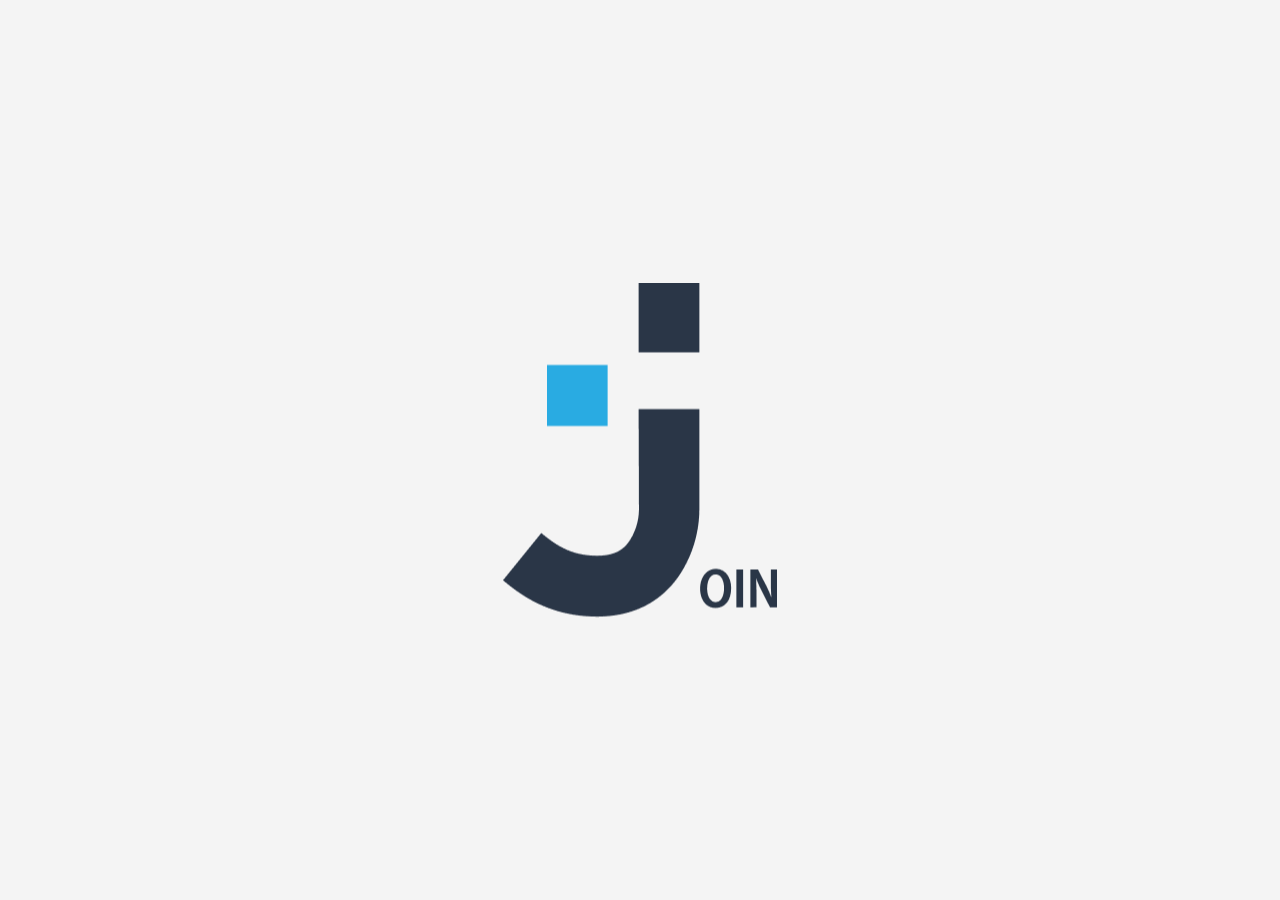
<file: pages/tasks/board.html>
<!DOCTYPE html>
<html lang="en-EN">
  <head>
    <meta charset="UTF-8" />
    <meta name="viewport" content="width=device-width, initial-scale=1.0" />
    <meta http-equiv="Cache-Control" content="no-cache, no-store, must-revalidate" />
    <meta http-equiv="Pragma" content="no-cache" />
    <meta http-equiv="Expires" content="0" />
    <link rel="shortcut icon" href="../../assets/icons/logo/joinLarge.png" type="image/x-icon" />

    <script src="../../scripts/utilities/submenu.js" defer></script>
    <script src="../../scripts/templates/board_template.js" defer></script>
    <script src="../../scripts/pages/board.js" defer></script>
    <script src="../../scripts/components/openCard.js" defer></script>
    <script src="../../scripts/components/drop_down_menu.js" defer></script>
    <script src="../../scripts/utilities/aside.js" defer></script>
    <script src="../../scripts/utilities/submenu_initials.js" defer></script>
    <script src="../../scripts/components/edit_function.js" defer></script>
    <script src="../../scripts/components/search_function.js" defer></script>
    <script src="../../scripts/components/add_task_in_board.js" defer></script>
    <script src="../../scripts/utilities/checkActiveUser.js" defer></script>
    <script src="../../scripts/components/scroll.js" defer></script>
    <script src="../../scripts/utilities/orientation.js" defer></script>
    <script src="../../scripts/components/add_task_board_eventlistener.js" defer></script>
    <script src="../../scripts/components/priorityButtons.js" defer></script>
    <script src="../../scripts/components/highlight_droppoint.js" defer></script>

    <link rel="stylesheet" href="../../css/utilities/aside.css" />
    <link rel="stylesheet" href="../../css/utilities/header.css" />
    <link rel="stylesheet" href="../../css/utilities/main.css" />
    <link rel="stylesheet" href="../../css/standard.css" />
    <link rel="stylesheet" href="../../css/utilities/submenu.css" />
    <link rel="stylesheet" href="../../css/pages/board.css" />
    <link rel="stylesheet" href="../../css/components/card.css" />
    <link rel="stylesheet" href="../../css/components/openCard.css" />
    <link rel="stylesheet" href="../../css/pages/add_task.css" />
    <link rel="stylesheet" href="../../css/components/edit_section.css" />
    <link rel="stylesheet" href="../../css/components/custom_dropdown_menu.css" />
    <link rel="stylesheet" href="../../css/components/add_task_in_board.css" />
    <title>Board</title>
  </head>
  <body onload="noTaskToDo(), setAccountInitialsSubmenu(), displayCardOnBoard(), checkUser()">
    <header>
      <div>
        <img class="mobile_logo" src="../../assets/icons/logo/JoinLogoMobile.svg" alt="" />
        <h1>Kanban Project Managment Tool</h1>
      </div>
      <div class="question_marker_account_img_position">
        <a href="../help/help.html"><img class="question_marker transition" src="../../assets/icons/imgs/questionMarker.svg" alt="" /></a>
        <div class="account_circle transition" id="account_icon" onclick="toggleShowSubmenu()"></div>
      </div>
    </header>

    <aside id="aside">
      <div class="logo_position">
        <img class="join_logo" src="../../assets/icons/aside/joinLogo.svg" alt="Join_Logo" />
      </div>
      <div class="nav_position">
        <div class="link_nav_summary cursor_pointer transition">
          <a href="../../pages/summary/summary.html"><img src="../../assets/icons/aside/summary.svg" alt="Summary" />Summary</a>
        </div>
        <div class="link_nav_add_task cursor_pointer transition">
          <a href="../../pages/tasks/add_task.html"><img src="../../assets/icons/aside/addTask.svg" alt="Add Task" />Add Task</a>
        </div>
        <div class="link_nav_board cursor_pointer transition">
          <a href="../../pages/tasks/board.html"><img src="../../assets/icons/aside/board.svg" alt="Board" />Board</a>
        </div>
        <div class="link_nav_contacts cursor_pointer transition">
          <a href="../../pages/contacts/contacts.html"><img src="../../assets/icons/aside/contacts.svg" alt="Contacts" />Contacts</a>
        </div>
      </div>
      <div class="legal_and_policy_position">
        <div class="privacy_policy_login transition">
          <a href="../policy/privacy_policy_login.html">Privacy Policy</a>
        </div>
        <div class="legal_notice_login transition">
          <a href="../legal/legal_notice_login.html">Legal notice</a>
        </div>
      </div>
    </aside>

    <div id="submenu_position" class="d_none">
      <div class="d_none help_submenu_section_responsive" onclick="window.location.href='../help/help.html'">
        <a href="../help/help.html" class="submenu_links_design link_legal_notice_hover">Help</a>
      </div>
      <div class="submenu_section" onclick="window.location.href='../legal/legal_notice_login.html'">
        <a href="../legal/legal_notice_login.html" class="submenu_links_design link_legal_notice_hover">Legal Notice</a>
      </div>
      <div class="submenu_section" onclick="window.location.href='../policy/privacy_policy_login.html'">
        <a href="../policy/privacy_policy_login.html" class="submenu_links_design link_privacy_policy_hover">Privacy Policy</a>
      </div>
      <div class="submenu_section" onclick="logout()">
        <a class="submenu_links_design link_login_hover" onclick="logout()">Log out</a>
      </div>
    </div>

    <main>
      <div id="overlay" onclick="overlayOff()">
        <div id="box" onclick="stopEventBubbel(event)"></div>
      </div>

      <div id="overlayForAddTask" onclick="hideOverlay()">
        <div id="add_task_box" onclick="stopEventBubbel(event)"></div>
      </div>
      <div class="board_container">
        <section class="title_and_searchbar">
          <h1 class="dekstop_view">Board</h1>
          <div class="mobile_head">
            <h1>Board</h1>
            <button onclick="showOverlay(event), renderAddTaskMenu()" class="add_btn transition">Add task</button>
          </div>
          <form onsubmit="event.preventDefault()" id="search_form" class="search_bar">
            <label for="" name="search"></label>
            <input list="temp" type="search" id="searchbar" name="searchbar" placeholder="Find Task" />
            <datalist id="temp"></datalist>
            <button onclick="showOverlay(event), renderAddTaskMenu()" class="add_btn transition dekstop_view">Add task</button>
          </form>
        </section>

        <div class="board_content">
          <section class="toDo board_column">
            <div class="board_column">
              <div class="banner">
                <h3>To do</h3>
                <button id="addToDo" class="plus_button transition"></button>
              </div>
            </div>
            <div id="placeholderToDo"></div>
            <div id="toDo" ondrop="dropPoint(event)" ondragover="allowDrop(event)"></div>
          </section>

          <section class="progress board_column">
            <div class="board_column">
              <div class="banner">
                <h3>In progress</h3>
                <button id="addProgress" class="plus_button transition"></button>
              </div>
            </div>
            <div id="placeholderProgress"></div>
            <div id="progress" ondrop="dropPoint(event)" ondragover="allowDrop(event)"></div>
          </section>

          <section class="feedback board_column">
            <div class="board_column">
              <div class="banner">
                <h3>Await feedback</h3>
                <button id="addFeedback" class="plus_button transition"></button>
              </div>
            </div>
            <div id="placeholderFeedback"></div>
            <div id="feedback" ondrop="dropPoint(event)" ondragover="allowDrop(event)"></div>
          </section>

          <section class="done board_column">
            <div class="board_column">
              <h3>Done</h3>
            </div>
            <div id="placeholderDone"></div>
            <div id="done" ondrop="dropPoint(event)" ondragover="allowDrop(event)"></div>
          </section>
        </div>
      </div>
      
      <div class="msg_d_none task_added">Task added to board</div>
      <div class="msg_d_none no_found">No results found</div>
      <div class="msg_d_none task_deleted_msg">Task Deleted from Board</div>
    </main>
  </body>
</html>
</file>
<file: css/standard.css>
@font-face {
  font-family: Inter;
  src: url(../assets/fonts/Inter/static/Inter_18pt-Medium.ttf) format("woff2");
}

* {
  scroll-behavior: smooth;
  font-family: Inter, sans-serif;
}

body {
  margin: 0 auto;
  padding: 0;
  box-sizing: border-box;
  overflow-x: hidden;
}

body.landscape {
  position: relative;
}

body.landscape::before {
  content: "🔄 Please rotate your device to portrait mode";
  font-size: clamp(16px, 4vw, 24px);
  position: fixed;
  top: 0;
  left: 0;
  width: 100%;
  height: 100%;
  background-color: white;
  z-index: 9999;
  display: flex;
  justify-content: center;
  align-items: center;
  text-align: center;
}

main {
  display: flex;
  background-color: rgb(246, 247, 248) !important;
}

a {
  text-decoration: none;
  cursor: pointer;
}

.d_none {
  display: none;
}

.header_standard_position {
  display: flex;
  align-items: center;
  gap: 30px;
  padding-top: 220px;
  padding-left: 96px;
}

.header_standard_size h1 {
  font-size: 61px;
  margin: 0;
}

.header_standard_size h2 {
  font-size: 27px;
  font-weight: 400;
}

.line {
  border-left: 3px solid rgb(41, 171, 226);
  height: 59px;
}

.cursor_pointer {
  cursor: pointer;
}

.transition {
  transition: all 125ms ease-in-out;
}

@keyframes slideInFromRight {
  from {
    clip-path: inset(0 0 0 100%);
  }
  to {
    clip-path: inset(0 0 0 0);
  }
}

@keyframes slideOutToRight {
  from {
    clip-path: inset(0 0 0 0);
  }
  to {
    clip-path: inset(0 0 0 100%);
  }
}

@keyframes fadeIn {
  from {
    opacity: 0;
  }
  to {
    opacity: 1;
  }
}

@keyframes fadeOut {
  from {
    opacity: 1;
  }
  to {
    opacity: 0;
  }
}
</file>
<file: css/pages/login.css>
body {
  margin: 0;
  padding: 0;
  width: 100%;
  height: 100%;
  overflow: hidden;
  background-color: #f4f4f4;
  display: flex;
  justify-content: center;
  align-items: center;
}

.join_image {
  position: absolute;
  top: 50%;
  left: 50%;
  transform: translate(-50%, -50%);
  object-fit: cover;
  animation: moveShrinkFade 0.8s ease-in-out forwards;
  z-index: 100;
  animation-delay: 1s;
}

@keyframes moveShrinkFade {
  0% {
    transform: translate(-50%, -50%) scale(1);
    opacity: 1;
    position: absolute;
    top: 50%;
    left: 50%;
  }

  100% {
    transform: translate(0, 0) scale(0.5);
    opacity: 1;
    position: absolute;
    top: -60px;
    left: -30px;
  }
}

header {
  width: 100%;
  display: flex;
  align-items: self-start;
  justify-content: flex-end;
  padding: 35px;
}

.sign_up {
  display: flex;
  align-items: center;
  gap: 20px;
}

.sign_up span {
  font-size: 20px;
  font-weight: 400;
}

.sign_up button {
  background-color: rgb(42, 54, 71);
  color: white;
  padding: 10px;
  border: none;
  border-radius: 10px;
  font-size: 16px;
  font-weight: 700;
  cursor: pointer;
  margin-left: 20px;
  height: 49px;
  width: 91px;
}

.login_window {
  border: 1px transparent;
  border-radius: 16px;
  filter: drop-shadow(3px 3px 3px rgba(179, 179, 179, 0.9));
  background-color: white;
  position: absolute;
  top: 50%;
  left: 50%;
  margin-right: -50%;
  transform: translate(-50%, -50%);
  opacity: 0;
  animation: fadeIn 125ms forwards;
  width: 415px;
  height: 300px;
  padding: 40px;
  display: none;
}

.login_title {
  display: flex;
  flex-direction: column;
  align-items: center;
}

h1 {
  text-align: center;
  font-size: 40px;
  margin-bottom: 13px;
  margin-top: 10px;
}

.underline {
  border: 1px solid;
  width: 60px;
  height: 1px;
  color: rgb(41, 171, 226);
  background-color: rgb(41, 171, 226);
  margin-bottom: 13px;
}

.form_content {
  display: flex;
  flex-direction: column;
  gap: 12px;
  margin-bottom: 44px;
}

.form_btn {
  display: flex;
  justify-content: center;
  gap: 40px;
  margin-top: 30px;
}

.sign_btn {
  display: flex;
  justify-content: center;
  gap: 40px;
}

.error_message {
  position: absolute;
  color: red;
  font-size: 12px;
  margin: 0;
  padding: 0;
  top: 48%;
  left: 40px;
  width: auto;
}

.email_error_position {
  position: absolute;
  top: 182px;
}

.password_error_position {
  position: absolute;
  top: 250px;
}

#loginEmail,
#loginPassword,
#name,
#signUpEmail,
#signUpPassword,
#signUpConfirmPassword {
  cursor: pointer;
  border-radius: 10px;
  border: 1px solid rgba(209, 209, 209, 1);
  outline: none;
  font-size: 20px;
  font-weight: 400;
  height: 36px;
  border-radius: 12px;
  padding-left: 16px;
}

::placeholder {
  color: rgba(209, 209, 209, 1);
}

#loginEmail:focus,
#signUpEmail:focus,
#loginPassword:focus,
#signUpPassword:focus,
#signUpConfirmPassword:focus,
#name:focus {
  border: 1px solid rgb(41, 171, 226);
}

#loginEmail,
#signUpEmail {
  background: url("../../assets/icons/login_and_signUp/mail.svg") no-repeat right center;
  background-repeat: no-repeat;
  padding-left: 20px;
  background-position: calc(100% - 20px);
}

#loginEmail,
#loginPassword {
  width: 100%;
  padding: 20px;
  border-radius: 10px;
  border: 1px solid rgba(209, 209, 209, 1);
  outline: none;
  font-size: 20px;
  font-weight: 400;
  box-sizing: border-box;
}

.password_container {
  position: relative;
  width: 100%;
}

.password_icon {
  position: absolute;
  right: 22px;
  top: 50%;
  transform: translateY(-50%);
  cursor: pointer;
  width: 24px;
  height: 24px;
}

#loginPassword {
  background-image: none;
}

#guest_log {
  background-color: white;
  color: rgb(42, 54, 71);
  border: 1px solid;
  border-color: rgb(42, 54, 71);
  padding: 10px;
  border-radius: 8px;
  font-weight: bold;
  width: 140px;
  height: 40px;
  font-size: large;
}

#guest_log:hover {
  color: rgb(41, 171, 226);
  border-color: rgb(41, 171, 226);
  box-shadow: 0 7px 7px 0 rgba(104, 104, 104, 0.301);
}

#login_btn {
  cursor: pointer;
  background-color: rgb(42, 54, 71);
  color: white;
  border: none;
  padding: 10px;
  border-radius: 8px;
  font-weight: 400;
  width: 99px;
  height: 40px;
  font-size: large;
}

#login_btn:hover {
  background-color: rgb(41, 171, 226);
  box-shadow: 0 7px 7px 0 rgba(104, 104, 104, 0.301);
}

#signBtn:hover,
#signBtn_next_page:hover {
  background-color: rgb(41, 171, 226);
  box-shadow: 0 7px 7px 0 rgba(104, 104, 104, 0.301);
}

footer {
  position: fixed;
  bottom: 0;
  left: 0;
  width: 100%;
  text-align: center;
}

.terms_conditions {
  margin-bottom: 30px;
  font-size: 12px;
}

.terms_conditions a {
  text-decoration: none;
  color: rgb(168, 168, 168);
  padding: 10px;
  display: inline-block;
}

.terms_conditions a:hover {
  color: rgb(41, 171, 226);
  transform: scale(1.1);
}

#overlay {
  position: fixed;
  top: 0;
  left: 0;
  width: 100%;
  height: 100%;
  background-color: rgba(0, 0, 0, 0.5);
  z-index: 2;
  display: none;
}

.overlay_msg {
  position: absolute;
  top: 50%;
  left: 50%;
  transform: translate(-50%, -50%);
  width: 326px;
  height: 74px;
  border-radius: 30px;
  z-index: 3;
  background-color: rgba(42, 54, 71, 1);
  box-shadow: 0px 0px 4px 0px rgba(0, 0, 0, 0.1);
  color: rgb(255, 255, 255);
  font-size: 20px;
  font-weight: 400;

  display: flex;
  justify-content: center;
  align-items: center;
}

@media only screen and (max-width: 1000px) {
  @keyframes moveShrinkFade {
    0% {
      transform: translate(-50%, -50%) scale(1);
      position: absolute;
      top: 50%;
      left: 50%;
    }

    100% {
      transform: translate(0, 0) scale(0.35);
      position: absolute;
      top: -80px;
      left: -40px;
    }
  }
}

@media (max-height: 800px) {
  footer {
    margin-bottom: 9px !important;
  }
}

@media only screen and (max-width: 800px) {
  .join_image {
    animation: moveShrinkFade600 1s ease-in-out forwards;
  }

  @keyframes moveShrinkFade600 {
    0% {
      transform: translate(-50%, -50%) scale(1);
      position: absolute;
      top: 50%;
      left: 50%;
      z-index: 3;
      content: url("../../assets/icons/logo/join_logo_white.svg");
    }

    100% {
      transform: translate(0, 0) scale(1);
      position: absolute;
      top: 20px;
      left: 20px;
      z-index: 3;
    }
  }

  .join_image {
    content: url("../../assets/icons/logo/join_logo_white.svg");
    animation: moveShrinkFade600 1s ease-in-out forwards, changeContent 1s ease-in-out forwards;
    animation-delay: 1s;
    height: 140px;
    width: auto;
  }

  @keyframes changeContent {
    0% {
      content: url("../../assets/icons/logo/join_logo_white.svg");
      opacity: 1;
    }
    5% {
      opacity: 0.95;
    }
    10% {
      opacity: 0.9;
    }
    15% {
      opacity: 0.85;
    }
    20% {
      opacity: 0.8;
    }
    25% {
      opacity: 0.75;
    }
    30% {
      opacity: 0.7;
    }
    35% {
      opacity: 0.65;
    }
    40% {
      opacity: 0.6;
    }
    45% {
      opacity: 0.55;
    }
    50% {
      opacity: 0.5;
    }
    55% {
      opacity: 0.55;
    }
    60% {
      opacity: 0.6;
    }
    65% {
      opacity: 0.65;
    }
    70% {
      opacity: 0.7;
    }
    75% {
      opacity: 0.75;
    }
    80% {
      opacity: 0.8;
    }
    85% {
      opacity: 0.85;
    }
    90% {
      opacity: 0.9;
    }
    95% {
      opacity: 0.95;
    }
    100% {
      content: url("../../assets/icons/logo/joinSmall.svg");
      opacity: 1;
      scale: 0.5;
      left: 0;
      top: 0;
    }
  }
}

@media only screen and (max-width: 600px) {
  .login_window {
    width: 80%;
    top: 45%;
  }

  .login_header {
    position: fixed;
    bottom: 90px;
    width: 100%;
    display: flex;
    justify-content: center;
  }

  .bg_overlay_responsive {
    position: absolute;
    top: 0;
    left: 0;
    width: 100%;
    height: 100%;
    background: rgba(42, 54, 71, 1);
  }
}

@media only screen and (max-width: 450px) {
  .login_window {
    padding: 20px;
    padding-bottom: 40px;
    width: 85%;
  }

  .error_message {
    left: 20px;
  }

  .email_error_position {
    position: absolute;
    top: 164px;
  }

  .password_error_position {
    position: absolute;
    top: 232px;
  }

  @keyframes moveShrinkFade {
    0% {
      transform: translate(-50%, -50%) scale(1);
      position: absolute;
      top: 50%;
      left: 50%;
    }

    100% {
      transform: translate(0, 0) scale(0.35);
      position: absolute;
      top: -90px;
      left: -60px;
    }
  }
}
</file>
<file: css/pages/signUp.css>
.sign_window {
  display: none;
  border: 1px transparent;
  border-radius: 16px;
  filter: drop-shadow(3px 3px 3px rgba(179, 179, 179, 0.9));
  background-color: white;
  position: absolute;
  top: 50%;
  left: 50%;
  margin-right: -50%;
  transform: translate(-50%, -50%);
  opacity: 0;
  animation: fadeIn 1s forwards;
  width: 415px;
  height: 450px;
  padding: 40px;
}

.center_title_and_underline {
  display: flex;
  flex-direction: column;
  align-items: center;
}

.sign_up_content {
  display: flex;
  align-items: center;
  justify-content: center;
}

.sign_title {
  display: flex;
  flex-direction: column;
  align-items: center;
  margin: auto;
}

.goBackArrowContainer {
  position: absolute;
  top: 70px;
}

#goBackArrow:hover {
  cursor: pointer;
  content: url(../../assets/icons/help/arrow_hover.svg);
  width: 35px;
  height: 32px;
}

.signUp_underline {
  border: 1px solid;
  width: 90px;
  height: 1px;
  color: rgb(41, 171, 226);
  background-color: rgb(41, 171, 226);
  margin-bottom: 13px;
}

#name {
  background: url("../../assets/icons/login_and_signUp/person.svg") no-repeat right center;
  background-repeat: no-repeat;
  background-position: calc(100% - 20px);
}

#signUpPassword,
#signUpConfirmPassword {
  width: 100%;
  padding: 20px;
  border-radius: 10px;
  border: 1px solid rgba(209, 209, 209, 1);
  outline: none;
  font-size: 20px;
  font-weight: 400;
  box-sizing: border-box;
  background-image: none;
}

#signUp_name_error {
  position: absolute;
  top: 180px;
}

#signUp_email_error {
  position: absolute;
  top: 245px;
}

#signUp_password_error {
  position: absolute;
  top: 310px;
}

#signUp_confirmPassword_error {
  position: absolute;
  top: 378px;
}

.form_btn_sign {
  display: flex;
  justify-content: center;
  gap: 40px;
  margin-top: 10px;
}

.privacy_police_content {
  display: flex;
  justify-content: center;
  align-items: center;
  gap: 8px;
  font-size: small;
  margin-top: 20px;
}

.privacy_police_content a {
  color: rgb(41, 171, 226);
  text-decoration: none;
}

#signUp_privacy_error {
  position: absolute;
  left: 0;
  top: 435px;
  transform: none;
  text-align: center;
  width: 100%;
}

.disabled_btn {
  opacity: 0.6;
  cursor: not-allowed;
}

#sign_btn:disabled:hover {
  background-color: rgb(42, 54, 71);
  box-shadow: none;
  cursor: not-allowed;
}

#sign_btn {
  background-color: rgb(42, 54, 71);
  color: white;
  border: none;
  padding: 10px;
  border-radius: 8px;
  font-weight: 400;
  width: 99px;
  height: 40px;
}

#sign_btn:hover {
  background-color: rgb(41, 171, 226);
  box-shadow: 0 7px 7px 0 rgba(104, 104, 104, 0.301);
}

input[type="checkbox"] {
  appearance: none;
  -webkit-appearance: none;
  width: 19px;
  height: 19px;
  background-image: url(../../assets/icons/checkbox/empty.png);
  background-repeat: no-repeat;
  background-position: center;
}

input[type="checkbox"]:checked {
  background-image: url(../../assets/icons/checkbox/check.svg);
  background-size: cover;
  background-position: center;
  background-repeat: no-repeat;
}

input[type="checkbox"]:hover {
  background-image: url(../../assets/icons/checkbox/check.svg);
  background-size: cover;
  background-position: center;
  background-repeat: no-repeat;
}

@media only screen and (max-width: 850px) {
  .sign_window {
    top: 55%;
  }
}

@media only screen and (max-width: 600px) {
  .sign_window {
    width: 80%;
  }
}

@media (max-height: 800px) {
  .sign_window {
    height: 430px;
  }
}

@media only screen and (max-width: 450px) {
  .sign_window {
    padding: 20px;
    padding-bottom: 40px;
    width: 85%;
  }

  #signUp_name_error {
    top: 160px;
  }

  #signUp_email_error {
    top: 225px;
  }

  #signUp_password_error {
    top: 290px;
  }

  #signUp_confirmPassword_error {
    top: 358px;
  }

  #signUp_privacy_error {
    top: 415px;
  }
}
</file>
<file: css/utilities/aside.css>
aside {
  position: fixed;
  top: 0;
  left: 0;
  width: 232px;
  height: calc(100vh - 128px);
  background-color: rgb(42, 54, 71);
  color: rgb(168, 168, 168);
  z-index: 2;
  padding-top: 64px;
  padding-bottom: 64px;

  display: flex;
  flex-direction: column;
  justify-content: space-between;
  overflow: hidden;
}

.join_logo {
  width: 100px;
  height: 122px;
}

.nav_position {
  display: flex;
  flex-direction: column;
  justify-content: space-between;
  align-items: center;
  height: 229px;
  width: 232px;
}

.nav_position a {
  color: rgb(224, 226, 229);
  display: flex;
  align-items: center;
  gap: 15px;
  height: 46px;
}

.nav_position img {
  width: 30px;
  height: 30px;
}

.link_nav_summary,
.link_nav_add_task,
.link_nav_board,
.link_nav_contacts {
  display: flex;
  padding-left: 110px;
  width: 232px;
}

.link_nav_summary:hover:not(.active_background_color),
.link_nav_add_task:hover:not(.active_background_color),
.link_nav_board:hover:not(.active_background_color),
.link_nav_contacts:hover:not(.active_background_color),
.legal_notice_login:hover:not(.active_background_color),
.privacy_policy_login:hover:not(.active_background_color) {
  transition: 125ms ease-in-out;
  background-color: rgb(42, 61, 89);
}

.privacy_policy_login a:hover:not(.active_background_color),
.legal_notice_login a:hover:not(.active_background_color) {
  color: rgb(11, 140, 233);
  font-weight: 700;
}

.privacy_policy_login.active_background_color a:hover,
.legal_notice_login.active_background_color a:hover {
  color: rgb(144, 147, 150);
  font-weight: inherit;
}

.active_background_color {
  transition: 125ms ease-in-out;
  background-color: rgb(9, 25, 49);
}

.logo_position {
  display: flex;
  justify-content: center;
  align-items: center;
}

.legal_and_policy_position {
  display: flex;
  flex-direction: column;
  align-items: flex-start;
  gap: 8px;
}

.legal_and_policy_position a {
  display: flex;
  align-items: center;
  justify-content: flex-start;
  color: rgb(144, 147, 150);
  padding: 8px;
  padding-left: 58px;
  width: 232px;
  font-weight: inherit;
}

.privacy_policy_login,
.legal_notice_login {
  display: flex;
  width: 232px;
}

.privacy_policy .nav_position {
  height: 390px;
}

.privacy_policy_legal_notice_login aside {
  position: fixed;
}

.privacy_policy aside {
  position: fixed;
}

@media only screen and (max-width: 1200px) {
  .join_logo {
    display: none;
  }

  .logo_position {
    display: none;
  }

  aside {
    position: fixed;
    bottom: 0px;
    width: 100%;
    height: 80px;
    top: initial;
    padding: 10px 0 10px 0;
    display: flex;
    justify-content: space-between;
    align-items: center;
    flex-direction: row;
  }

  .nav_position_login {
    bottom: 0;
    display: flex;
    justify-content: flex-start;
    align-items: flex-start;
    margin-left: 24px;
    padding: 24px;
    border-radius: 16px;
  }

  .nav_position_login a {
    flex-direction: column;
    gap: 2px;
    padding: 9px 9px 12px 9px;
  }

  .legal_and_policy_position {
    display: flex;
    flex-direction: row;
    margin-right: 24px;
  }

  .legal_and_policy_position a {
    justify-content: center;
    padding: 36px 24px;
    width: 134px;
    font-size: 14px;
    color: rgba(255, 255, 255, 1);
  }

  .privacy_policy_login,
  .legal_notice_login {
    display: flex;
    justify-content: center;
    align-items: center;
    width: 144px;
  }

  .active_background_color {
    border-radius: 16px;
  }

  .legal_notice_login:hover:not(.active_background_color),
  .privacy_policy_login:hover:not(.active_background_color) {
    border-radius: 16px;
  }

  .privacy_policy_login.active_background_color a:hover,
  .legal_notice_login.active_background_color a:hover {
    color: rgba(255, 255, 255, 1);
  }
}

@media only screen and (max-width: 1200px) {
  .nav_position_login {
    padding: 12px;
    margin-left: 12px;
  }

  .legal_and_policy_position {
    margin-right: 8px;
  }

  .legal_and_policy_position a {
    padding: 36px 0px 36px 0px;
    width: 100px;
  }

  .privacy_policy_login {
    width: 100px;
  }

  .legal_notice_login {
    width: 100px;
  }

  .link_nav_add_task,
  .link_nav_summary,
  .link_nav_board,
  .link_nav_contacts {
    display: block;
  }

  .nav_position {
    height: 80px;
  }

  .nav_position a {
    height: 90px;
  }
}

@media only screen and (max-width: 540px) {
  .link_nav_summary,
  .link_nav_add_task,
  .link_nav_board,
  .link_nav_contacts {
    width: 80px !important;
  }
}

@media only screen and (max-width: 400px) {
  .nav_position a {
    font-size: 12px !important;
  }

  .nav_position img {
    width: 24px !important;
    height: 24px !important;
  }

  .link_nav_summary,
  .link_nav_add_task,
  .link_nav_board,
  .link_nav_contacts {
    width: 65px !important;
  }
}
</file>
<file: css/utilities/header.css>
header {
  display: flex;
  justify-content: space-between;
  align-items: center;
  background-color: white;
  position: fixed;
  top: 0;
  width: calc(100% - 386px);
  padding: 0 40px 0 348px;
  box-shadow: -2px 0px 6px 0px rgb(0, 0, 0, 0.2);
  left: 0;
  height: 96px;
  z-index: 2;
}

header h1 {
  font-size: 20px;
  line-height: 24px;
  font-weight: 400;
  margin: 0;
}

header img {
  width: 24px;
  height: 24px;
}

.question_marker_account_img_position {
  display: flex;
  align-items: center;
  gap: 16px;
}

.question_marker {
  width: 32px;
  height: 32px;
}

.question_marker:hover {
  width: 32px;
  height: 32px;
  content: url(../../assets/icons/imgs/questionMarkerHover.svg);
}

.account_circle {
  display: flex;
  justify-content: center;
  align-items: center;
  border: 3px solid rgba(42, 54, 71, 1);
  border-color: black;
  border-radius: 50%;
  width: 50px;
  height: 50px;
  text-align: center;
  color: rgb(41, 171, 226);
  font-size: 20px;
}

.account_circle:hover {
  cursor: pointer;
  background-color: rgba(12, 46, 98, 0.12);
}

.active {
  background-color: rgba(12, 46, 98, 0.12);
}

.mobile_logo {
  display: none;
}

@media only screen and (max-width: 1200px) {
  header {
    position: fixed;
    top: 0;
    left: 0;
    width: calc(100% - 48px);
    padding: 0 24px 0 24px;
 }

  .mobile_logo {
    display: flex;
    width: 100%;
    height: 100%;
  }

  header h1 {
    display: none;
  }
}
</file>
<file: css/utilities/main.css>
main {
  padding-left: 232px;
  background-color: rgb(246, 247, 248);
  height: 100vh;
}

@media only screen and (max-width: 1200px) {
  main {
    padding-left: 0px;
  }
}
</file>
<file: css/pages/contacts.css>
body {
  overflow: hidden;
}

.contact_headline {
  position: absolute;
  height: 73px;
  top: 206px;
  left: 743px;
  gap: 30px;

  display: flex;
  align-items: center;
}

.overlay_contact_info_header {
  display: flex;
  align-items: center;
  width: 600px;
  height: 120px;
  gap: 54px;
}

.overlay_contact_info_header h2 {
  font-size: 47px;
  font-weight: 500;
  margin: 0;
  margin-bottom: 8px;
}

.account_icon {
  width: 120px;
  height: 120px;
}

.btn_position {
  display: flex;
  align-items: center;
  gap: 13px;
  height: 24px;
  width: 159px;
}

.btn_position img {
  cursor: pointer;
}

.edit_hover:hover {
  content: url(../../assets/icons/contacts/edit_hover.svg);
}

.delete_hover:hover {
  content: url(../../assets/icons/contacts/delete_hover.svg);
}

.headline_contact_info {
  display: flex;
  align-items: center;
  width: 207px;
  height: 74px;
  margin-top: 21px;
  font-size: 20px;
  font-weight: 400;
}

.headline_contact_info p {
  margin: 0;
}

.contact_info {
  display: flex;
  flex-direction: column;
  width: 140px;
  height: 128px;
}

.contact_info span {
  font-size: 16px;
  font-weight: 700;
}

.email_design {
  font-size: 16px;
  font-weight: 400;
  color: rgba(0, 124, 238, 1);
  width: 200px;
}

.number_design a {
  font-size: 16px;
  font-weight: 400;
  color: rgba(0, 124, 238, 1) !important;
}

.overlay_add_contact_card,
.overlay_edit_contact_card {
  position: absolute;
  top: 50%;
  left: 50%;
  transform: translate(-50%, -50%);
  width: 1212px;
  height: 592px;
  border-radius: 30px;
  z-index: 4;

  display: flex;
  justify-content: center;
  align-items: center;
}

.overlay_add_contact_left_side {
  background: rgba(42, 54, 71, 1);
  width: 467px;
  height: 592px;
  border-radius: 30px 0px 0px 30px;

  display: flex;
  flex-direction: column;
  justify-content: center;
}

.overlay_logo_position {
  position: absolute;
  top: 154px;
  left: 46.9px;
  width: 55.6px;
  height: 66.48px;
}

.overlay_headline_add_contact {
  width: 371px;
  height: 129px;
  margin: 66px 48px 66px 48px;
  margin-bottom: 16px;
}

.overlay_headline_add_contact h1 {
  font-size: 61px;
  font-weight: 700;
  color: rgba(255, 255, 255);
  margin-top: 0;
  margin-bottom: 16px;
}

.overlay_headline_add_contact h2 {
  font-size: 27px;
  font-weight: 400;
  color: rgba(255, 255, 255);
  margin-top: 0;
  margin-bottom: 16px;
}

.line_contact {
  border: 3px solid rgba(41, 171, 226, 1);
  width: 90px;
}

.overlay_add_contact_right_side {
  background-color: rgb(255, 255, 255);
  width: 745px;
  height: 592px;
  border-radius: 0px 30px 30px 0px;
}

.overlay_account_icon_position {
  position: absolute;
  top: 204px;
  left: 550px;
  width: 120px;
  height: 120px;
}

.overlay_close_btn_position img {
  position: absolute;
  top: 48px;
  left: 1132px;
  cursor: pointer;
  width: 32px;
  height: 32px;
  border-radius: 50%;
  z-index: 4;
}

.overlay_close_btn_position img:hover {
  border-radius: 50%;
  background: rgba(238, 238, 238);
}

.form_input_fields_position {
  position: absolute;
  top: 137px;
  left: 742px;
  width: 422px;
  height: 215px;
  gap: 32px;
  display: flex;
  flex-direction: column;
}

input[type="text"],
input[type="email"],
input[type="number"] {
  cursor: pointer;
  height: 50px;
  border-radius: 10px;
  border: 1px solid rgba(209, 209, 209, 1);
  padding: 13px 21px 13px 21px;
  outline: none;
  font-size: 20px;
  font-weight: 400;
}

::placeholder {
  color: rgba(209, 209, 209, 1);
}

input[type="text"]:focus,
input[type="email"]:focus,
input[type="number"]:focus {
  border: 1px solid rgb(41, 171, 226);
}

input[type="number"]::-webkit-inner-spin-button,
input[type="number"]::-webkit-outer-spin-button {
  -webkit-appearance: none;
  margin: 0;
}

.error-message {
  position: absolute;
  color: red;
  font-size: 12px;
  margin: 0;
  padding: 0;
  top: 100%;
  left: 0;
  width: 100%;
}

.name_error_position {
  position: absolute;
  top: 53px;
}

.email_error_position {
  position: absolute;
  top: 137px;
}

.phone_error_position {
  position: absolute;
  top: 220px;
}

#add_name {
  background: url(../../assets/icons/login_and_signUp/person.svg) no-repeat right 21px center;
}

#add_email {
  background: url(../../assets/icons/login_and_signUp/mail.svg) no-repeat right 21px center;
}

#add_phone {
  background: url(../../assets/icons/contacts/call.svg) no-repeat right 21px center;
}

.overlay_btn_position {
  display: flex;
  width: 364px;
  height: 57px;
  gap: 24px;
}

.btn_cancel {
  cursor: pointer;
  display: flex;
  align-items: center;
  justify-content: center;
  gap: 4px;
  padding-left: 14px;
  width: 126px;
  height: 56px;
  border-radius: 10px;
  border: 1px solid rgba(42, 54, 71);
  background-color: rgba(255, 255, 255);
  font-size: 20px;
  font-weight: 400;
}

.btn_cancel:hover,
.btn_delete:hover {
  border: 1px solid rgba(41, 171, 226);
  color: rgba(41, 171, 226);
  box-shadow: 0px 4px 4px 0px rgba(0, 0, 0, 0.25);
}

.btn_cancel:hover img,
.btn_delete:hover img {
  filter: invert(41%) sepia(100%) saturate(1000%) hue-rotate(170deg) brightness(100%) contrast(100%);
}

.btn_cancel img,
.btn_create_contact img,
.cancel_icon {
  width: 32px;
  height: 32px;
  margin: 0;
  padding: 0;
}

.btn_create_contact {
  cursor: pointer;
  display: flex;
  align-items: center;
  justify-content: center;
  gap: 4px;
  padding-left: 12px;
  width: 214px;
  height: 57px;
  border: none;
  border-radius: 10px;
  background-color: rgba(42, 54, 71, 1);
  color: rgba(255, 255, 255);
  font-size: 21px;
  font-weight: 700;
}

.btn_create_contact:hover,
.btn_save:hover {
  background-color: rgba(41, 171, 226);
  box-shadow: 0px 4px 4px 0px rgba(0, 0, 0, 0.25);
}

.btn_delete {
  cursor: pointer;
  display: flex;
  align-items: center;
  justify-content: center;
  width: 113px;
  height: 57px;
  padding-left: 14px;
  border-radius: 8px;
  border: 1px solid rgba(42, 54, 71);
  background-color: rgba(255, 255, 255);
  font-size: 21px;
  font-weight: 400;
}

.btn_save {
  cursor: pointer;
  display: flex;
  align-items: center;
  justify-content: center;
  gap: 4px;
  padding-left: 10px;
  width: 111px;
  height: 57px;
  border: none;
  border-radius: 10px;
  background-color: rgba(42, 54, 71, 1);
  color: rgba(255, 255, 255);
  font-size: 21px;
  font-weight: 700;
}

@media only screen and (max-width: 1350px) {
  .contact_headline {
    display: flex;
    align-items: flex-start;
    flex-direction: column;
    width: 240px;
    gap: 0;
    top: calc(96px + 32px);
    left: calc(743px - 70px);
  }

  .overlay_contact_info_header h2 {
    font-size: 40px;
  }

  .line {
    display: none;
  }

  .line_responsive {
    border-top: 3px solid rgb(41, 171, 226);
    width: 90px;
  }
}

@media only screen and (max-width: 1280px) {
  .overlay_add_contact_left_side {
    width: 440px;
  }

  .overlay_account_icon_position {
    left: 500px;
  }

  #overlay_add_contact_card,
  #overlay_edit_contact_card {
    width: 90%;
  }

  .form_input_fields_position {
    left: 700px;
    width: 30%;
  }

  .btn_cancel {
    display: none;
  }

  .overlay_btn_position {
    width: 100%;
  }

  .overlay_close_btn_position img {
    position: relative;
    left: 570px;
  }
}

@media only screen and (max-width: 1200px) {
  .legal_and_policy_position {
    display: none;
  }

  .question_marker {
    display: none;
  }

  .overlay_logo_position {
    display: none;
  }

  .contact_headline {
    left: 450px;
  }

  .overlay_add_contact_card,
  .overlay_edit_contact_card {
    flex-direction: column;
    height: 90%;
    width: 80%;
    z-index: 12;
  }

  .overlay_add_contact_left_side {
    display: flex;
    justify-content: center;
    width: 100%;
    height: 40%;
    border-radius: 30px 30px 0px 0px;
  }

  .overlay_headline_add_contact {
    width: 80%;
    margin: 0;
    margin-left: 24px;
  }

  .overlay_account_icon_position {
    top: 40%;
    left: 50%;
    transform: translate(-50%, -60%);
  }

  .overlay_close_btn_position img {
    top: -254px;
    left: calc(92%);
    transform: translate(0%, 0%);
    background-color: aliceblue;
  }

  .overlay_add_contact_right_side {
    width: 100%;
    height: 60%;
    border-radius: 0px 0px 30px 30px;
  }

  .form_input_fields_position {
    left: 50%;
    top: 58%;
    transform: translate(-50%, -50%);
    width: calc(100% - 48px);
    height: 100px;
  }

  .overlay_btn_position {
    display: flex;
    justify-content: center;
    width: 100%;
  }

  .nav_position {
    display: flex;
    flex-direction: row;
    justify-content: space-between;
    align-items: center;
    width: 100%;
    margin-left: 24px;
    margin-right: 24px;
  }

  .link_nav_summary,
  .link_nav_add_task,
  .link_nav_board,
  .link_nav_contacts {
    display: flex;
    justify-content: center;
    align-items: center;
    padding: 0;
    border-radius: 16px;
    width: 120px;
  }

  .link_nav_summary a,
  .link_nav_add_task a,
  .link_nav_board a,
  .link_nav_contacts a {
    display: flex;
    justify-content: center;
    flex-direction: column;
  }

  .scroll_layout {
    margin: 32px 16px 112px 16px;
    width: 100%;
  }

  .help_header {
    width: 100%;
  }
}

@media only screen and (max-width: 900px) {
  .contact_headline {
    display: none;
  }
}

@media only screen and (max-width: 700px) {
  .overlay_close_btn_position img {
    left: calc(92% - 16px);
    margin-right: 24px;
  }
}

@media only screen and (max-width: 540px) {
  .link_nav_summary,
  .link_nav_add_task,
  .link_nav_board,
  .link_nav_contacts {
    width: 80px !important;
  }
}

@media only screen and (max-width: 490px) {
  .overlay_headline_add_contact h1 {
    font-size: 40px;
  }

  .overlay_headline_add_contact h2 {
    font-size: 20px;
  }
}

@media only screen and (max-width: 400px) {
  .nav_position a {
    font-size: 12px !important;
  }

  .nav_position img {
    width: 24px !important;
    height: 24px !important;
  }

  .link_nav_summary,
  .link_nav_add_task,
  .link_nav_board,
  .link_nav_contacts {
    width: 65px !important;
  }
}
</file>
<file: css/components/contact_list.css>
section {
  position: absolute;
  top: 96px;
  left: 232px;
  width: 456px;
  height: calc(100vh - 96px);
  background-color: rgb(255, 255, 255);
  box-shadow: 4px 0px 6px 0px #00000014;
}

.content_width_contacts {
  position: relative;
  width: 400px;
  margin-left: 52px;
}

.add_contact_btn_position {
  display: flex;
  justify-content: center;
  align-items: center;
}

.add_contact_btn {
  cursor: pointer;
  display: flex;
  justify-content: center;
  align-items: center;
  width: 352px;
  height: 56px;
  gap: 16px;
  margin-top: 22.5px;
  margin-bottom: 16px;
  border-radius: 10px;
  border: 1px solid rgba(42, 54, 71);
  background-color: rgba(42, 54, 71);
  color: rgba(255, 255, 255, 1);
  font-size: 21px;
  font-weight: 700;
}

.add_contact_btn:hover {
  border: 1px solid rgba(41, 171, 226);
  background-color: rgba(41, 171, 226);
  box-shadow: 0px 4px 4px 0px rgba(0, 0, 0, 0.25);
}

.add_contact_btn img {
  width: 32px;
  height: 32px;
  color: rgba(255, 255, 255);
}

.contact_list_scrollbar {
  display: flex;
  flex-direction: column;
  width: 352px;
  height: calc(100vh - 96px - 100px);
  overflow-y: auto;
  overflow-x: hidden;
  padding-right: 52px;
  gap: 8px;
}

.contact_list_scrollbar::-webkit-scrollbar {
  width: 8px;
}

.contact_list_scrollbar::-webkit-scrollbar-thumb {
  height: 53px;
  background-color: rgba(168, 168, 168);
  border-radius: 12px;
}

.contact_list_scrollbar::-webkit-scrollbar-track {
  background-color: rgba(255, 255, 255);
}

.contact_list_scrollbar::-webkit-scrollbar-thumb:hover {
  cursor: pointer;
  background-color: rgba(168, 168, 168);
}

.first_letter {
  font-size: 20px;
  font-weight: 400;
}

.line_bottom {
  border: 1px solid rgba(209, 209, 209);
  border-radius: 3px;
  width: 352px;
  margin-top: 8px;
  margin-bottom: 8px;
}

.contact_list {
  display: flex;
  justify-content: flex-start;
  align-items: center;
  width: 328px;
  height: 78px;
  padding-left: 24px;
  border-radius: 10px;
  cursor: pointer;
}

.contacts_list_first_letter {
  display: flex;
  justify-content: flex-start;
  align-items: center;
  width: 352px;
  height: 58px;
  padding-left: 38px;
  padding-top: 16px;
}

.hover_contact_list:hover {
  transition: ease-in-out 125ms;
  background-color: rgb(249, 249, 249);
}

.contact_active {
  background-color: rgba(42, 54, 71, 1);
  color: rgba(255, 255, 255);
}

.circle {
  display: flex;
  justify-content: center;
  align-items: center;
  color: white;
  border: 2px solid;
  border-color: white;
  border-radius: 50%;
  height: 42px;
  width: 42px;
  text-align: center;
}

.circle_contact_img {
  width: 120px;
  height: 120px;
  display: flex;
  justify-content: center;
  align-items: center;
  color: white;
  border: 2px solid;
  border-color: white;
  border-radius: 50%;
  text-align: center;
  font-size: 47px;
  font-weight: 500;
}

.account_info {
  display: flex;
  flex-direction: column;
  height: 48px;
  gap: 5px;
  margin-left: 15px;
  padding: 15px 24px 15px 24px;
}

.account_info p {
  font-size: 20px;
  font-weight: 400;
  margin: 0;
}

.account_info span {
  font-size: 16px;
  font-weight: 400;
  color: rgb(0, 124, 238);
}

@media only screen and (max-width: 1350px) {
  section {
    width: 406px;
  }

  .contact_list_scrollbar {
    width: 302px;
    padding-right: calc(28px + 52px);
  }

  .content_width_contacts {
    margin-left: 25px;
  }
}

@media only screen and (max-width: 1200px) {
  section {
    left: 0;
  }

  .contact_list_scrollbar {
    height: calc(100vh - 291px);
  }
}

@media only screen and (max-width: 900px) {
  body {
    overflow: hidden;
  }

  section {
    width: 100%;
    height: 100vh;
  }

  .content_width_contacts {
    width: calc(100% - 48px);
    margin-left: 24px;
    margin-right: 24px;
  }

  .contact_list_scrollbar {
    width: 100%;
    padding-right: 0;
    height: calc(100vh - 260px);
  }

  .add_contact_btn {
    display: none;
  }

  .respnsive_add_contact {
    background-color: saddlebrown;
    position: absolute;
    bottom: 130px;
    right: 24px;
    height: 56px;
    width: 56px;
    border-radius: 50%;
    display: flex;
    justify-content: center;
    align-items: center;
    box-shadow: 0px 4px 4px 0px rgba(0, 0, 0, 0.25);
    background-color: rgba(42, 54, 71, 1);
    border: none;
  }

  .responsive_add_contact img {
    width: 32px;
    height: 32px;
  }

  .responsive_edit_contact {
    background-color: saddlebrown;
    position: absolute;
    bottom: 50px;
    right: 24px;
    height: 56px;
    width: 56px;
    border-radius: 50%;
    display: flex;
    justify-content: center;
    align-items: center;
    box-shadow: 0px 4px 4px 0px rgba(0, 0, 0, 0.25);
    background-color: rgba(42, 54, 71, 1);
    border: none;
  }

  .responsive_edit_contact img {
    width: 32px;
    height: 24px;
  }

  .contact_active {
    margin-right: 24px;
  }

  .account_info {
    margin-left: 24px;
  }

  .contacts_list_first_letter {
    justify-content: flex-start;
    width: 100%;
  }

  .line_bottom {
    width: calc(100% - 16px);
  }
}

@media only screen and (max-width: 400px) {
  .account_info {
    padding: 8px 16px 8px 0px;
    margin-left: 16px;
  }
}
</file>
<file: css/components/contact_overlay_animation.css>
.overlay_background {
  position: absolute;
  width: 100%;
  height: 100%;
  top: 0;
  left: 0;
  background-color: rgba(0, 0, 0, 0.3);
  z-index: 2;
  transition: background-color 125ms;
}

.overlay_contact_successfully_created {
  position: absolute;
  top: 85%;
  left: 914px;
  transform: translate(-50%, -50%);
  width: 326px;
  height: 74px;
  border-radius: 30px;
  z-index: 1;
  background-color: rgba(42, 54, 71, 1);
  box-shadow: 0px 0px 4px 0px rgba(0, 0, 0, 0.1);
  color: rgb(255, 255, 255);
  font-size: 20px;
  font-weight: 400;

  display: flex;
  justify-content: center;
  align-items: center;
}

#overlay_contact_infos {
  position: absolute;
  top: 311px;
  left: 750px;
  height: 364px;
  z-index: 3;
}

.arrow_contact_info {
  display: none;
}

@media only screen and (max-width: 1350px) {
  #overlay_contact_infos {
    left: calc(750px - 76px);
  }

  .overlay_contact_info_header {
    width: 450px;
  }
}

@media only screen and (max-width: 1200px) {
  #overlay_contact_infos {
    left: 450px;
  }

  .overlay_contact_successfully_created {
    top: 80%;
    left: 650px;
  }

  .overlay_background {
    z-index: 11;
  }
}

@media only screen and (max-width: 900px) {
  header,
  aside {
    z-index: 10;
  }

  .btn_position {
    display: none;
  }

  .overlay_contact_successfully_created {
    top: 50%;
    left: 50%;
    transform: translate(-50%, -50%);
    width: 50%;
    height: auto;
    padding: 24px;
    text-align: center;
  }

  #overlay_contact_infos {
    position: absolute;
    left: 0;
    right: 0;
    top: 96px;
    bottom: 80px;
    background-color: #f6f7f8;
    padding: 12px 24px 24px 24px;
    height: auto;
    width: auto;
  }

  .overlay_contact_info_header {
    width: 100%;
  }

  .arrow_contact_info {
    position: absolute;
    display: block;
    right: 36px;
    top: 30px;
  }

  .responsive_contact_headline {
    display: flex;
    flex-direction: column;
    margin-bottom: 24px;
  }

  .responsive_header_standard_size h1 {
    font-size: 61px;
    margin: 20px 0 0 0;
  }

  .responsive_header_standard_size h2 {
    font-size: 27px;
    font-weight: 400;
  }

  .headline_contact_info {
    margin: 0;
  }
}

@media only screen and (max-width: 600px) {
  .overlay_contact_info_header {
    gap: 24px;
  }

  .overlay_contact_info_header h2 {
    font-size: 30px;
  }
}
</file>
<file: css/utilities/submenu.css>
.submenu_position {
  position: fixed;
  top: 106px;
  right: 24px;
  height: 158px;
  width: 150px;
  border-radius: 20px 0 20px 20px;
  background-color: rgb(42, 54, 71);
  box-shadow: 0px 0px 4px 0px rgba(0, 0, 0, 0.1);
  z-index: 4;
  display: flex;
  flex-direction: column;
  justify-content: space-around;
  align-items: center;
}

.submenu_edit_position {
  position: absolute;
  bottom: 30px;
  right: 24px;
  height: 116px;
  width: 100px;
  border-radius: 20px 20px 0 20px;
  background-color: rgba(255, 255, 255, 1);
  padding: 10px;
  z-index: 4;
  display: flex;
  flex-direction: column;
  justify-content: space-around;
  align-items: center;
}

.submenu_links_design {
  font-size: 16px;
  font-weight: 400;
  text-decoration: none;
  color: rgb(205, 205, 205);
  padding-left: 10px;
}

.submenu_section {
  cursor: pointer;
  display: flex;
  align-items: center;
  width: 80%;
  height: 40px;
}

.submenu_section:hover,
.help_submenu_section_responsive:hover {
  background-color: rgb(42, 61, 89);
}

@media only screen and (max-width: 1200px) {
  .submenu_position {
    height: 204px;
  }

  .help_submenu_section_responsive {
    cursor: pointer;
    display: flex;
    align-items: center;
    width: 80%;
    height: 40px;
  }
}
</file>
<file: css/pages/help.css>
body {
  overflow: hidden;
}

.help_header {
  display: flex;
  align-items: center;
  justify-content: space-between;
  width: 1014px;
  gap: 30px;
}

.help_header img {
  width: 32px;
  height: 32px;
}

.help_header img:hover {
  cursor: pointer;
  content: url(../../assets/icons/help/arrow_hover.svg);
  width: 30px;
  height: 32px;
}

.help_header h1 {
  font-size: 61px;
  margin: 0;
}

.scroll_layout {
  gap: 24px;
  margin: 220px 0 110px 96px;
  overflow-y: scroll;
  width: 1014px;
}

.scroll_layout::-webkit-scrollbar {
  display: none;
}

.layout h2 {
  font-size: 27px;
  font-weight: 700;
  line-height: 32.4px;
}

.layout p {
  font-size: 16px;
  font-weight: 400;
  line-height: 19.2px;
}

.layout span {
  color: rgb(41, 171, 226);
}

ol {
  list-style-type: decimal;
  padding-left: 30px;
}

li::marker {
  font-size: 27px;
  font-weight: 700;
}

li {
  font-size: 16px;
  padding-bottom: 16px;
}

li p,
h3 {
  margin: 0;
}

.links {
  color: rgba(41, 171, 226, 1);
  text-decoration: none;
}

@media only screen and (max-width: 1400px) {
  .scroll_layout {
    width: auto;
    margin: 220px 40px 110px 96px;
  }

  .help_header {
    width: calc(100% - 12px);
  }
}

@media only screen and (max-width: 1200px) {
  .legal_and_policy_position {
    display: none;
  }

  .question_marker {
    display: none;
  }

  .scroll_layout {
    width: 100%;
    margin: 128px 24px 112px 24px;
    padding-bottom: 40px;
  }

  .nav_position {
    display: flex;
    flex-direction: row;
    justify-content: space-between;
    align-items: center;
    width: 100%;
    margin-left: 24px;
    margin-right: 24px;
  }

  .link_nav_summary,
  .link_nav_add_task,
  .link_nav_board,
  .link_nav_contacts {
    display: flex;
    justify-content: center;
    align-items: center;
    padding: 0;
    border-radius: 16px;
    width: 120px;
  }

  .link_nav_summary a,
  .link_nav_add_task a,
  .link_nav_board a,
  .link_nav_contacts a {
    display: flex;
    justify-content: center;
    flex-direction: column;
  }
}

@media only screen and (max-width: 540px) {

  .link_nav_summary,
  .link_nav_add_task,
  .link_nav_board,
  .link_nav_contacts {
    width: 80px !important;
  }
}

@media only screen and (max-width: 400px) {
  .nav_position a {
    font-size: 12px !important;
  }

  .nav_position img {
    width: 24px !important;
    height: 24px !important;
  }

  .link_nav_summary,
  .link_nav_add_task,
  .link_nav_board,
  .link_nav_contacts {
    width: 65px !important;
  }
}
</file>
<file: css/pages/legal.css>
.nav_position_login {
  position: relative;
  bottom: 140px;
  left: 0;
  display: flex;
  align-items: center;
  justify-content: center;
  cursor: pointer;
}

.nav_position_login a {
  color: rgb(205, 205, 205);
  display: flex;
  align-items: center;
  gap: 15px;
  height: 46px;
}

.nav_position_login:hover {
  transition: 125ms ease-in-out;
  background-color: rgb(42, 61, 89);
}

.header {
  display: flex;
  align-items: center;
  justify-content: space-between;
  gap: 30px;
}

.scroll_layout {
  gap: 24px;
  margin: 220px 0 110px 96px;
  overflow-y: scroll;
}

.scroll_layout::-webkit-scrollbar {
  display: none;
}

.legal {
  display: flex;
  background-color: rgb(246, 247, 248);
  width: 1014px;
}

.legal-content {
  gap: 24px;
  font-size: 16px;
}

.h1-content-titles {
  font-size: 61px;
  font-weight: 700;
  margin: 0;
}

.links {
  color: rgba(41, 171, 226, 1);
  text-decoration: none;
}

h1 {
  font-size: 61px;
  margin: 0;
}

h2 {
  font-size: 27px;
  font-weight: 400;
}

.mobile_logo {
  display: none;
}

@media only screen and (max-width: 1400px) {
  .header {
    width: calc(100% - 12px);
  }

  .scroll_layout {
    width: auto;
    margin: 220px 40px 110px 96px;
  }

  .legal {
    width: 100%;
  }
}

@media only screen and (max-width: 1200px) {
  .scroll_layout {
    margin: 128px 24px 112px 24px;
    padding-bottom: 40px;
  }

  .legal {
    width: 100%;
  }

  .mobile_logo {
    display: flex;
    width: 100%;
    height: 100%;
  }
}
</file>
<file: css/pages/policy.css>
.nav_position_login {
  position: relative;
  bottom: 140px;
  left: 0;
  display: flex;
  justify-content: center;
  cursor: pointer;
}

.nav_position_login a {
  color: rgb(205, 205, 205);
  display: flex;
  align-items: center;
  gap: 15px;
  height: 46px;
}

.nav_position_login:hover {
  transition: 125ms ease-in-out;
  background-color: rgb(42, 61, 89);
}

.header {
  display: flex;
  align-items: center;
  justify-content: space-between;
  gap: 30px;
}

.content {
  display: inline-block;
  font-size: 16px;
  width: 1014px;
  height: 1024px;
}

.scroll_layout {
  gap: 24px;
  margin: 220px 0 110px 96px;
  overflow-y: scroll;
}

.scroll_layout::-webkit-scrollbar {
  display: none;
}

.links {
  color: rgba(41, 171, 226, 1);
  text-decoration: none;
}

h1 {
  font-size: 61px;
  margin: 0;
}

h2 {
  font-size: 27px;
  font-weight: 400;
}

a {
  color: rgba(41, 171, 226, 1);
}

.mobile_logo {
  display: none;
}

@media only screen and (max-width: 1400px) {
  .header {
    width: calc(100% - 12px);
  }

  .scroll_layout {
    width: auto;
    margin: 220px 40px 110px 96px;
  }

  .content {
    width: 100%;
  }
}

@media only screen and (max-width: 1200px) {
  .scroll_layout {
    margin: 128px 24px 112px 24px;
    padding-bottom: 50px;
  }
}
</file>
<file: css/pages/policy_legal_login_responsive.css>
@media only screen and (max-width: 1200px) {
  .legal_and_policy_position {
    display: none;
  }

  .question_marker_account_img_position a {
    display: none;
  }

  .logo_position {
    display: none;
  }

  .nav_position {
    display: flex;
    flex-direction: row;
    justify-content: space-between;
    align-items: center;
    width: 100%;
    margin-left: 24px;
    margin-right: 24px;
  }

  .link_nav_summary,
  .link_nav_add_task,
  .link_nav_board,
  .link_nav_contacts {
    display: flex;
    justify-content: center;
    align-items: center;
    padding: 0;
    border-radius: 16px;
    width: 120px;
  }

  .link_nav_summary a,
  .link_nav_add_task a,
  .link_nav_board a,
  .link_nav_contacts a {
    display: flex;
    justify-content: center;
    flex-direction: column;
  }
}

@media only screen and (max-width: 540px) {
  .link_nav_summary,
  .link_nav_add_task,
  .link_nav_board,
  .link_nav_contacts {
    width: 80px !important;
  }
}

@media only screen and (max-width: 400px) {
  .nav_position a {
    font-size: 12px !important;
  }

  .nav_position img {
    width: 24px !important;
    height: 24px !important;
  }

  .link_nav_summary,
  .link_nav_add_task,
  .link_nav_board,
  .link_nav_contacts {
    width: 65px !important;
  }
}
</file>
<file: css/pages/summary.css>
.greetings_position {
  position: absolute;
  height: 136px;
  top: 505px;
  left: 968px;
}

.greetings_position p {
  font-size: 47px;
  font-weight: 500;
  color: rgb(42, 54, 71);
}

.account_name {
  font-size: 64px;
  font-weight: 700;
  color: rgb(41, 171, 226);
}

.dashboard {
  position: absolute;
  width: 560px;
  height: 562px;
  top: 335px;
  left: 328px;
}

.dashboard_img_size {
  height: 69px;
  width: 69px;
}

.to_do_and_done {
  display: flex;
  justify-content: space-between;
  width: 100%;
  height: 168px;
  gap: 18px;
}

.box_to_do {
  display: flex;
  align-items: center;
  justify-content: center;
  background-color: rgb(255, 255, 255);
  width: 264px;
  height: 168px;
  border-radius: 30px;
  gap: 18px;
  box-shadow: 0px 0px 4px rgba(0, 0, 0, 0.1);
}

.box_to_do:hover {
  cursor: pointer;
  color: rgb(255, 255, 255);
  background-color: rgb(42, 54, 71);
  transform: scale(1.05);
  box-shadow: 0px 4px 4px 0px rgba(0, 0, 0, 0.25);
}

.box_done {
  display: flex;
  align-items: center;
  justify-content: center;
  background-color: rgb(255, 255, 255);
  width: 264px;
  height: 168px;
  border-radius: 30px;
  gap: 18px;
  box-shadow: 0px 0px 4px rgba(0, 0, 0, 0.1);
}

.box_done:hover {
  cursor: pointer;
  color: rgb(255, 255, 255);
  background-color: rgb(42, 54, 71);
  transform: scale(1.05);
  box-shadow: 0px 4px 4px 0px rgba(0, 0, 0, 0.25);
}

.box_to_do:hover .dashboard_img_size_pen {
  content: url("../../assets/icons/summary/pen_hover.svg");
}

.box_done:hover .dashboard_img_size_hook {
  content: url("../../assets/icons/summary/hook_hover.svg");
}

.column {
  display: flex;
  flex-direction: column;
  align-items: center;
  gap: 10px;
}

.box_number_size {
  font-size: 64px;
  font-weight: 600;
}

.box_text_size {
  font-size: 20px;
  font-weight: 400;
}

.urgency_summary {
  display: flex;
  justify-content: center;
  width: 100%;
  height: 168px;
  background-color: rgb(255, 255, 255);
  border-radius: 30px;
  margin-top: 28px;
  margin-bottom: 28px;
  box-shadow: 0px 0px 4px rgba(0, 0, 0, 0.1);
}

.urgency_summary:hover {
  cursor: pointer;
  color: rgb(255, 255, 255);
  background-color: rgb(42, 54, 71);
  transform: scale(1.025);
  box-shadow: 0px 4px 4px 0px rgba(0, 0, 0, 0.25);
}

.box_urgency_summary {
  display: flex;
  align-items: center;
  gap: 61px;
}

.img_and_text_summary {
  display: flex;
  align-items: center;
  gap: 13px;
}

.line_urgency {
  border-left: 2px solid rgb(209, 209, 209);
  height: 102.02px;
}

.date_text_deadline_gap {
  display: flex;
  flex-direction: column;
  gap: 13px;
}

.date_deadline {
  font-size: 21px;
  font-weight: 700;
}

.text_deadline {
  font-size: 16px;
  font-weight: 400;
}

.tasks_info {
  display: flex;
  justify-content: space-between;
  height: 168px;
  border-radius: 30px;
}

.box_tasks_in_board {
  display: flex;
  align-items: center;
  justify-content: center;
  text-align: center;
  width: 168px;
  height: 168px;
  border-radius: 30px;
  background-color: rgb(255, 255, 255);
  box-shadow: 0px 0px 4px rgba(0, 0, 0, 0.1);
}

.box_tasks_in_board:hover {
  cursor: pointer;
  color: rgb(255, 255, 255);
  background-color: rgb(42, 54, 71);
  transform: scale(1.05);
  box-shadow: 0px 4px 4px 0px rgba(0, 0, 0, 0.25);
}

.box_tasks_in_progress {
  display: flex;
  align-items: center;
  justify-content: center;
  text-align: center;
  width: 168px;
  height: 168px;
  border-radius: 30px;
  background-color: rgb(255, 255, 255);
  box-shadow: 0px 0px 4px rgba(0, 0, 0, 0.1);
}

.box_tasks_in_progress:hover {
  cursor: pointer;
  color: rgb(255, 255, 255);
  background-color: rgb(42, 54, 71);
  transform: scale(1.05);
  box-shadow: 0px 4px 4px 0px rgba(0, 0, 0, 0.25);
}

.box_awating_feedback {
  display: flex;
  align-items: center;
  justify-content: center;
  text-align: center;
  width: 168px;
  height: 168px;
  border-radius: 30px;
  background-color: rgb(255, 255, 255);
  box-shadow: 0px 0px 4px rgba(0, 0, 0, 0.1);
}

.box_awating_feedback:hover {
  cursor: pointer;
  color: rgb(255, 255, 255);
  background-color: rgb(42, 54, 71);
  transform: scale(1.05);
  box-shadow: 0px 4px 4px 0px rgba(0, 0, 0, 0.25);
}
</file>
<file: css/pages/summary_responsive.css>
@media only screen and (max-width: 1350px) {
  .greetings_position {
    display: none;
  }
}

@media only screen and (max-width: 1200px) {
  body {
    overflow: auto;
    padding-top: 80px;
  }

  ::-webkit-scrollbar {
    display: none;
  }

  header {
    position: fixed;
    top: 0;
    left: 0;
    width: calc(100% - 48px);
  }

  main {
    overflow-y: auto;
    height: calc(100vh - 80px);
    padding-top: 20px;
    padding-bottom: 40px;
  }

  .question_marker_account_img_position a {
    display: none;
  }

  .greetings_position {
    display: flex;
    top: 400px;
    left: 500px;
  }

  .header_standard_position {
    align-items: flex-start;
    flex-direction: column;
    gap: 0;
    padding-top: 32px;
    padding-left: 24px;
  }

  .line {
    display: none;
  }

  .line_responsive {
    border-top: 3px solid rgb(41, 171, 226);
    width: 90px;
    height: 0;
  }

  .legal_and_policy_position {
    display: none;
  }

  .dashboard {
    height: 360px;
    width: 396px;
    left: 24px;
    top: 320px;
  }

  .column {
    gap: 0px;
  }

  .dashboard_img_size_pen,
  .dashboard_img_size_hook,
  .dashboard_img_size {
    height: 40px;
    width: 40px;
  }

  .box_number_size {
    font-weight: 600;
    font-size: 47px;
  }

  .to_do_and_done {
    height: auto;
  }

  .box_to_do,
  .box_done {
    width: 186px;
    height: 100px;
  }

  .urgency_summary {
    width: 396px;
    height: 100px;
  }

  .box_urgency_summary {
    gap: 20px;
  }

  .line_urgency {
    height: 68px;
  }

  .logo_position {
    display: none;
  }

  .nav_position {
    display: flex;
    flex-direction: row;
    justify-content: space-between;
    align-items: center;
    width: 100%;
    margin-left: 24px;
    margin-right: 24px;
  }

  .link_nav_summary,
  .link_nav_add_task,
  .link_nav_board,
  .link_nav_contacts {
    display: flex;
    justify-content: center;
    align-items: center;
    padding: 0;
    border-radius: 16px;
    width: 120px;
  }

  .link_nav_summary a,
  .link_nav_add_task a,
  .link_nav_board a,
  .link_nav_contacts a {
    display: flex;
    justify-content: center;
    flex-direction: column;
  }

  .box_tasks_in_board,
  .box_tasks_in_progress,
  .box_awating_feedback {
    height: 100px;
    width: 116px;
  }

  .box_text_size {
    font-weight: 400;
    font-size: 14px;
  }
}

@media only screen and (max-width: 900px) {
  .greetings_position {
    display: none;
  }

  .greetings_position {
    position: absolute;
    top: 0;
    left: 0;
    width: 100%;
    height: 100%;
    display: flex;
    justify-content: center;
    align-items: center;
    background-color: rgba(255, 255, 255, 0.9);
    z-index: 1;
    animation: fadeOut 2s forwards;
  }

  .greetings_position p {
    font-size: 47px;
    font-weight: 500;
    color: rgb(42, 54, 71);
    text-align: center;
  }

  .greetings_position .account_name {
    font-size: 64px;
    font-weight: 700;
    color: rgb(41, 171, 226);
  }

  @keyframes fadeOut {
    from {
      opacity: 1;
    }
    to {
      opacity: 0;
      visibility: hidden;
    }
  }

  .main_content {
    display: none;
  }

  .greetings_position.fade-out + .main-content {
    display: block;
  }

  .greetings_position p {
    font-size: 32px;
  }

  .greetings_position .account_name {
    font-size: 47px;
  }
}

@media only screen and (max-width: 540px) {
  .link_nav_summary,
  .link_nav_add_task,
  .link_nav_board,
  .link_nav_contacts {
    width: 80px;
  }

  .dashboard {
    width: calc(100% - 48px);
  }

  .urgency_summary {
    width: 100%;
  }
}

@media only screen and (max-width: 400px) {
  .box_to_do {
    width: 160px;
  }

  .box_done {
    width: 160px;
  }

  .urgency_summary {
    width: 100%;
  }

  .date_deadline {
    font-size: 16px;
  }

  .text_deadline {
    font-size: 12px;
  }

  .box_tasks_in_board,
  .box_tasks_in_progress,
  .box_awating_feedback {
    width: 100px;
  }

  .box_text_size {
    font-weight: 400;
    font-size: 10px;
  }

  .dashboard_img_size_pen,
  .dashboard_img_size_hook,
  .dashboard_img_size {
    height: 30px;
    width: 30px;
  }
}

@media only screen and (max-height: 740px) {
  main {
    height: calc(100vh + 10px);
  }
}

@media only screen and (max-height: 650px) {
  main {
    height: calc(100vh + 80px);
  }
}
</file>
<file: css/pages/add_task.css>
body {
  margin: 0;
  background-color: rgb(246, 247, 248);
}

body::-webkit-scrollbar {
  display: none;
  overflow: auto;
  -ms-overflow-style: none;
  scrollbar-width: none;
}

input {
  width: 100%;
  box-sizing: border-box;
  padding-left: 16px;
  padding-right: 16px;
  font-size: 21px;
}

textarea {
  resize: none;
}

::placeholder {
  color: rgba(209, 209, 209, 1);
}

.placeholder {
  color: rgba(209, 209, 209, 1);
}

select {
  width: 100%;
  box-sizing: border-box;
  padding-left: 12px;
  font-size: 21px;
}

textarea {
  width: 100%;
  box-sizing: border-box;
  padding-left: 16px;
  padding-right: 16px;
  padding-top: 18px;
}

.task_wrapper {
  display: inline-block;
  margin: 220px 0px 0px 96px;
  gap: 24px;
  font-size: 16px;
}

.flex_container {
  display: flex;
  align-items: flex-start;
  justify-content: space-between;
  gap: 32px;
}

.color_red {
  color: red;
}

.required_text {
  color: red;
  font-size: 12px;
  font-weight: 400;
}

.margin_15px {
  margin-bottom: 1px !important;
}

.display_flex {
  display: flex;
}

h1 {
  font-size: 61px;
  font-weight: 700;
  margin-top: 0;
}

p {
  margin: 0;
}

.tasktitles {
  font-size: 20px;
}

.pixelbar {
  background-color: rgba(209, 209, 209, 1);
  width: 1px;
  height: 424px;
}

.pixelbar_mini {
  background-color: rgba(209, 209, 209, 1);
  width: 1px;
  height: 30px;
}

.input_container {
  display: flex;
  flex-direction: column;
  align-items: flex-start;
  justify-content: space-between;
  gap: 8px;
}

.inputfield_title_container {
  display: flex;
  flex-direction: column;
  align-items: flex-start;
  gap: 8px;
  width: 440px;
  margin-bottom: 10px;
}

.inputfield {
  border: solid 1px rgba(209, 209, 209, 1);
  border-radius: 10px;
  height: 48px;
  width: 440px !important;
  box-sizing: border-box;
  width: 100%;
  box-sizing: border-box;
  padding-right: 16px;
  font-size: 21px;
}

.inputfield:focus {
  outline: none;
  border: solid 1px rgba(41, 171, 226, 1) !important;
}

.inputfield_required {
  outline: none;
  border: solid 1px rgba(255, 129, 144, 1) !important;
}

.textareafield {
  height: 120px;
  border: solid 1px rgba(209, 209, 209, 1);
  border-radius: 10px;
  font-size: 21px;
}

.textareafield:focus {
  outline: none;
  border: solid 1px rgba(41, 171, 226, 1) !important;
}

.contact_wrapper {
  max-height: 280px;
  width: 440px;
  border-radius: 10px;
  display: flex;
  flex-direction: column;
  align-items: flex-start;
  background-color: white;
  overflow: auto;
  scrollbar-width: 24px;
  scrollbar-color: rgba(168, 168, 168, 1) transparent;
  transition: all 225ms ease-in-out;
  transform-origin: top;
  overflow: hidden;
  max-height: 0;
  opacity: 0;
  transform: scaleY(0.9);
}

.contact_wrapper.visible {
  max-height: 280px;
  opacity: 1;
  transform: scaleY(1);
  overflow: auto;
}

.assigned_contact_wrapper {
  width: 440px;
  flex-wrap: wrap;
  display: flex;
  align-items: center;
  justify-content: flex-start;
  gap: 8px;
  margin-top: 8px;
  max-height: 46px;
  overflow: auto;
  scrollbar-width: 24px;
  scrollbar-color: rgba(168, 168, 168, 1) transparent;
}

.contact_icons {
  border: solid 2px white;
  width: 42px;
  height: 42px;
  border-radius: 21px;
}

.button_container {
  display: flex;
  align-items: center;
  justify-content: space-between;
  gap: 16px;
}

.button_container_section_board {
  height: 90px !important;
}

.urgentbutton {
  border: solid 1px rgba(209, 209, 209, 1);
  border-radius: 10px;
  box-sizing: border-box;
  height: 56px !important;
  width: 136px !important;
  background-color: white;
  cursor: pointer;
  font-size: 20px;
  display: flex;
  align-items: center;
  justify-content: center;
  gap: 8px;
  font-weight: 400;
}

.urgentbutton:hover {
  box-shadow: 1px 4px rgba(0, 0, 0, 0.1);
}

.prio_icon {
  width: 20px;
  height: auto;
}

.backgroundcolorurgent {
  background-color: rgba(255, 61, 0, 1);
  border: none;
  color: white;
  border-radius: 10px;
  height: 56px;
  width: 136px;
  cursor: pointer;
  font-size: 20px;
  display: flex;
  align-items: center;
  justify-content: center;
  gap: 8px;
  font-weight: 400;
}

.backgroundcolormedium {
  background-color: rgba(255, 168, 0, 1);
  border: none;
  color: white;
  border-radius: 10px;
  height: 56px;
  width: 136px;
  cursor: pointer;
  font-size: 20px;
  display: flex;
  align-items: center;
  justify-content: center;
  gap: 8px;
  font-weight: 400;
}

.backgroundcolorlow {
  background-color: rgba(122, 226, 41, 1);
  border: none;
  color: white;
  border-radius: 10px;
  height: 56px;
  width: 136px;
  cursor: pointer;
  font-size: 20px;
  display: flex;
  align-items: center;
  justify-content: center;
  gap: 8px;
  font-weight: 400;
}

.footer_container {
  margin-top: 75px;
  padding-bottom: 16px;
  display: flex;
  align-items: flex-end;
  justify-content: space-between;
  width: 945px;
}

.button_container_clear_creat {
  display: flex;
  gap: 16px;
  width: 309px;
}

.great_button {
  background-color: rgba(42, 54, 71, 1);
  color: white;
  border-radius: 10px;
  width: 183px;
  height: 56px;
  display: flex;
  gap: 4px;
  align-items: center;
  justify-content: center;
  cursor: pointer;
  font-size: 21px;
  border: none;
}

.great_button:hover {
  background-color: rgba(41, 171, 226, 1);
  box-shadow: 1px 4px rgba(0, 0, 0, 0.1);
}

.clear_button {
  border: solid 1px rgba(42, 54, 71, 1);
  border-radius: 10px;
  height: 56px;
  width: 110px;
  font-size: 20px;
  display: flex;
  gap: 4px;
  align-items: center;
  justify-content: center;
  cursor: pointer;
}

.icon_box {
  height: 24px;
  width: auto;
  content: url("../../assets/icons/addTask/iconoir_cancel.svg");
  transition: filter 125ms ease-in-out;
}

.clear_button:hover .icon_box {
  filter: brightness(0) saturate(100%) invert(55%) sepia(75%) saturate(1619%) hue-rotate(165deg) brightness(92%) contrast(101%);
}

.clear_button:hover {
  border: solid 1px rgba(41, 171, 226, 1);
  box-shadow: 1px 4px rgba(0, 0, 0, 0.1);
  color: rgba(41, 171, 226, 1);
}

.subtask_inputfield {
  display: flex;
  justify-content: space-between;
  align-items: center;
  box-sizing: border-box;
  width: 440px;
  height: 48px;
  border-radius: 10px;
  border: solid 1px rgba(209, 209, 209, 1);
  background-color: white;
  padding-right: 8px;
}

.subtask_inputfield_focus {
  display: flex;
  justify-content: space-between;
  align-items: center;
  box-sizing: border-box;
  width: 440px;
  height: 48px;
  border-radius: 10px;
  border: solid 1px rgba(41, 171, 226, 1);
  background-color: white;
  padding-right: 10px;
}

.subtask_inputfield_text:focus::placeholder {
  color: transparent;
}

.subtask_inputfield_text {
  border: none;
}

.subtask_inputfield_text:focus {
  outline: none;
}

.subtask_button_container {
  display: flex;
  align-items: center;
  justify-content: center;
  gap: 4px;
}

.subtask_inputfield_button {
  cursor: pointer;
  border: none;
  background-color: white;
  height: 25px;
  width: 25px;
  border-radius: 15px;
  align-items: center;
  justify-content: center;
  display: flex;
}

.subtask_inputfield_button:hover {
  background-color: rgba(238, 238, 238);
}

.no_hover:hover {
  background-color: none;
}

.subtask_wrapper {
  width: 440px;
  max-height: 160px;
  display: flex;
  flex-direction: column;
  overflow: auto;
  scrollbar-width: 24px;
  scrollbar-color: rgba(168, 168, 168, 1) transparent;
  overflow-x: hidden;
}

.subtask_list {
  display: flex;
  align-items: center;
  justify-content: space-between;
  box-sizing: border-box;
  font-size: 16px;
  font-weight: 400;
  min-height: 32px;
  max-width: 440px;
  border-radius: 8px;
  padding-right: 16px;
  cursor: pointer;
}

.full_with {
  flex: 1;
  overflow-wrap: break-word;
  padding-left: 32px;
}

li {
  inline-size: auto;
}

.subtask_list:hover {
  background-color: rgba(238, 238, 238, 1);
  width: 440px;
}

.subtask_list_button_container {
  display: none;
  background-color: unset;
}

.subtask_list_button {
  background-color: unset;
  border: none;
  display: flex;
  align-items: center;
  justify-content: center;
  height: 24px;
  width: 24px;
  cursor: pointer;
}

.subtask_list:hover .subtask_list_button_container {
  display: flex;
  align-items: center;
  justify-content: center;
  gap: 4px;
}

.pixelbar_subtask {
  background-color: rgba(209, 209, 209, 1);
  width: 1px;
  height: 24px;
}

ul {
  margin: 0;
}

.subtask_list:hover .pixelbar_subtask {
  background-color: black;
}

.subtask_list_button:hover {
  height: 26px;
}

.subtask_edit_inputfield {
  border: none;
  flex: 1;
}

.subtask_edit_inputfield:focus {
  outline: none;
}

.subtask_list_button_container_by_edit {
  display: flex;
  align-items: center;
  justify-content: center;
  gap: 4px;
}

.subtask_list_by_edit {
  background-color: white;
  border: black;
  display: flex;
  align-items: center;
  justify-content: space-between;
  box-sizing: border-box;
  width: 100% !important;
  height: 32px !important;
  padding-right: 16px;
  border-bottom: 1px solid rgba(41, 171, 226, 1);
}

.catecory_wrapper {
  height: auto;
  width: 440px;
  gap: 0px !important;
  border-radius: 10px;
  display: flex;
  flex-direction: column;
  align-items: flex-start;
  background-color: white;
  transition: all 225ms ease-in-out;
  transform-origin: top;
  overflow: hidden;
  max-height: 0;
  opacity: 0;
  transform: scaleY(0.9);
}

.catecory_wrapper.hidden {
  max-height: 0;
  opacity: 0;
  transform: scaleY(0.9);
  pointer-events: none;
}

.catecory_wrapper.visible {
  max-height: 300px;
  opacity: 1;
  transform: scaleY(1);
}

.contact_wrapper::-webkit-scrollbar {
  height: 40px;
}

.contact_wrapper::-webkit-scrollbar_track {
  background: transparent;
}

.contact_wrapper::-webkit-scrollbar_thumb {
  background: rgba(168, 168, 168, 1);
  border-radius: 2px;
  height: 24px;
}

.contact_wrapper::-webkit-scrollbar_thumb:hover {
  background: rgba(120, 120, 120, 1);
}

.contactlist,
.categorylist {
  display: flex;
  align-items: center;
  justify-content: space-between;
  border-radius: 10px;
  gap: 10px;
  height: 56px;
  box-sizing: border-box;
  width: 100%;
  padding-top: 7px;
  padding-bottom: 7px;
  padding-left: 16px;
  padding-right: 16px;
  font-size: 20px;
  cursor: pointer;
}

.contactlist:hover,
.categorylist:hover {
  background-color: rgba(209, 209, 209, 1);
}

.icon_drop_down {
  height: 24px;
  width: auto;
}

.contact_img_cyrcle {
  width: 42px;
  height: 42px;
  border-radius: 22px;
  border: solid 2px white;
  display: flex;
  align-items: center;
  justify-content: center;
  font-size: 12px;
  color: white;
}

.flex_gap_16 {
  display: flex;
  align-items: center;
  gap: 16px;
  justify-content: center;
}

.contactlist_clicket {
  display: flex;
  align-items: center;
  justify-content: space-between;
  border-radius: 10px;
  gap: 10px;
  height: 56px;
  box-sizing: border-box;
  width: 100%;
  padding-left: 16px;
  padding-right: 16px;
  padding-top: 7px;
  padding-bottom: 7px;
  font-size: 20px;
  background-color: rgba(42, 54, 71, 1);
  color: white;
  cursor: pointer;
}

.display_none {
  display: none;
}

.finish_container {
  position: absolute;
  top: 0;
  left: 0;
  transform: translate(-50%, -50%);
  width: 326px;
  height: 74px;
  border-radius: 30px;
  z-index: 1;
  background-color: rgba(42, 54, 71, 1);
  box-shadow: 0px 0px 4px 0px rgba(0, 0, 0, 0.1);
  color: rgb(255, 255, 255);
  font-size: 20px;
  font-weight: 400;
  visibility: hidden;
  z-index: 10;

  display: flex;
  justify-content: center;
  align-items: center;
}

.finish_container_activ {
  visibility: visible;
  top: 50%;
  left: 50%;
  transform: translate(-50%, -50%);
}

input[type="date"] {
  padding: 8px;
  color: rgb(209, 209, 209);
}

input[type="date"]:valid {
  color: rgb(0, 0, 0);
}

.mobile_view {
  display: none;
}

.create_and_clean_btn_mobile_view {
  position: absolute;
  bottom: 100px;
  background-color: rgb(246, 247, 248);
  width: 100%;
  margin-left: 0px !important;
}

[type="date"]::-webkit-calendar-picker-indicator {
  background: #fff url(../../assets/icons/addTask/typeDate.svg) 97% 50% no-repeat;
}

.column {
  display: flex;
  flex-direction: column;
}

@media only screen and (max-width: 1280px) {
  textarea {
    padding: 10px 0 0 10px;
  }

  .subtask_inputfield_button img {
    width: 18px;
    height: 18px;
  }

  .contact_wrapper,
  .catecory_wrapper,
  .subtask_list_by_edit,
  .subtask_list,
  .subtask_wrapper {
    width: 340px !important;
  }

  .full_with {
    max-inline-size: 340px;
  }

  .textareafield {
    width: 440px;
  }

  .urgentbutton,
  .backgroundcolormedium,
  .backgroundcolorlow,
  .backgroundcolorurgent {
    font-size: 20px;
  }

  .flex_container {
    gap: 24px !important;
    justify-content: space-around;
  }

  .inputfield,
  .textareafield,
  .subtask_inputfield,
  .button_container {
    width: 340px !important;
  }

  .inputfield_title_container {
    width: 340px;
  }

  .assigned_contact_wrapper {
    width: 340px;
  }

  li {
    width: 200px;
  }

  .footer_container {
    width: 845px;
  }
}

@media only screen and (max-width: 1200px) {
  .question_marker {
    display: none;
  }

  .task_wrapper {
    margin: 128px 0px 0px 24px;
  }

  .urgentbutton,
  .backgroundcolormedium,
  .backgroundcolorlow,
  .backgroundcolorurgent {
    font-size: 20px;
  }

  .flex_container {
    gap: 32px !important;
    justify-content: space-between;
  }

  .inputfield,
  .textareafield,
  .subtask_inputfield,
  .button_container {
    width: 440px !important;
  }

  .inputfield_title_container {
    width: 440px;
  }

  .contact_wrapper.visible {
    width: 440px !important;
  }

  .subtask_wrapper {
    width: 440px !important;
  }

  .subtask_list {
    width: 440px !important;
  }

  .subtask_list_by_edit {
    width: 440px !important;
  }

  .assigned_contact_wrapper {
    width: 440px;
  }

  .catecory_wrapper {
    width: 440px !important;
  }

  .catecory_wrapper.visible {
    width: 440px;
  }

  ul {
    max-width: 360px !important;
  }

  li {
    width: 260px;
  }

  .footer_container {
    margin-top: 20px;
    width: 945px;
    padding-bottom: 120px;
  }

  aside {
    bottom: 0px;
    width: 100%;
    height: 80px;
    top: initial;
    position: fixed;
    padding: 10px 0 10px 0;
    align-items: center;
  }

  .link_nav_summary,
  .link_nav_add_task,
  .link_nav_board,
  .link_nav_contacts {
    display: flex;
    justify-content: center;
    align-items: center;
    padding: 0;
    border-radius: 16px;
    width: 120px;
  }

  .link_nav_summary a,
  .link_nav_add_task a,
  .link_nav_board a,
  .link_nav_contacts a {
    display: flex;
    justify-content: center;
    align-items: center;
    padding: 0;
    border-radius: 16px;
    width: 120px;
    flex-direction: column;
  }

  .legal_and_policy_position {
    display: none;
  }

  .nav_position {
    width: 100%;
    flex-direction: inherit;
    margin-left: 24px;
    margin-right: 24px;
  }
}

@media only screen and (max-width: 1000px) {
  .subtask_inputfield_button img {
    width: 18px;
    height: 18px;
  }

  .subtask_wrapper {
    max-width: 340px;
  }

  .contact_wrapper.visible,
  .catecory_wrapper {
    width: 340px !important;
  }

  .contactlist {
    max-width: calc(100vw - 64px) !important;
  }

  .categorylist {
    max-width: calc(100vw - 48px) !important;
  }

  .contactlist:hover,
  .contactlist_clicket {
    max-width: calc(100vw - 64px) !important;
  }

  .textareafield {
    width: 340px;
  }

  .assigned_contact_wrapper {
    width: 340px;
  }

  ul {
    max-width: 340px;
  }

  li {
    width: 200px;
  }

  .subtask_list {
    max-width: 340px !important;
  }

  button {
    font-size: 12px;
  }

  .inputfield,
  .textareafield,
  .subtask_inputfield,
  .button_container {
    width: 340px !important;
  }

  .inputfield_title_container {
    width: 340px;
  }

  .footer_container {
    width: 805px;
  }
}

@media only screen and (max-width: 850px) {
  .flex_container {
    justify-content: flex-start;
  }

  .contact_wrapper.visible,
  .catecory_wrapper {
    width: 300px !important;
  }

  .assigned_contact_wrapper {
    width: 300px;
  }

  .subtask_wrapper {
    width: 300px !important;
  }

  .subtask_list {
    max-width: 300px !important;
  }

  .subtask_list_by_edit {
    max-width: 300px !important;
  }

  .catecory_wrapper.visible {
    width: 300px;
  }

  li {
    max-width: 160px;
  }

  .inputfield,
  .textareafield {
    font-size: 16px;
  }

  .button_container button {
    font-size: 16px !important;
  }

  .inputfield,
  .textareafield,
  .subtask_inputfield,
  .button_container {
    width: 300px !important;
  }

  .inputfield_title_container {
    width: 300px;
  }

  input {
    font-size: 16px;
  }

  .footer_container {
    width: 665px;
  }
}

@media (max-width: 690px) {
  .task_wrapper {
    flex-direction: column;
    align-items: center;
    justify-content: center;
  }

  .flex_container {
    flex-direction: column;
    align-items: flex-start;
    justify-content: center;
    height: auto;
  }

  .pixelbar {
    display: none;
  }

  .footer_container {
    flex-direction: column;
    width: 285px !important;
    margin-top: 0px;
    padding-bottom: 120px;
    display: flex;
    align-items: flex-start;
    justify-content: flex-start;
    justify-self: flex-start;
  }

  .inputfield_title_container {
    height: max-content;
    padding-bottom: 0px !important;
  }

  .task {
    flex-direction: column;
  }

  .title {
    margin-top: 10px;
  }
  
  #catecory_list,
  .catecory_wrapper {
    width: calc(100vw - 48px) !important;
  }

  .catecory_wrapper,
  .contact_wrapper {
    width: 100% !important;
    font-size: 16px;
  }


  .inputfield,
  .inputfield_title_container,
  .textareafield,
  .subtask_inputfield,
  .button_container,
  .contact_wrapper.visible,
  .contactlist {
    width: calc(100vw - 48px) !important;
  }

  .contactlist:hover {
    width: calc(100vw - 48px) !important;
  }

  .button_container button {
    font-size: 16px !important;
  }

  .footer_container {
    gap: 16px;
  }

  input[type="date"] {
    font-size: 16px;
    padding: 8px;
    color: rgb(209, 209, 209);
  }

  .subtask_wrapper {
    gap: 5px;
    min-height: 25px;
    padding-bottom: 20px;
    display: flex;
    width: calc(100vw - 48px) !important;
  }


  [type="date"]::-webkit-calendar-picker-indicator {
    background: #fff url(../../assets/icons/addTask/typeDate.svg) 20% 50% no-repeat;
    background-size: 20px 20px;
  }

  .create_and_clean_btn_mobile_view {
    bottom: 12px;
    width: 100%;
  }

  .space_for_subtask {
    height: auto;
    padding-bottom: 130px;
    display: flex;
  }

  .subtask_list_button_container img {
    background-color: unset;
  }

  .pixelbar_subtask {
    margin: 0 3px 0 3px;
  }

  .finish_container {
    top: 50%;
    left: 50%;
    position: fixed;
    width: 290px;
    height: 70px;
    border-radius: 20px;
  }
}

@media only screen and (max-width: 400px) {
  .contactlist,
  .categorylist {
    font-size: 14px;
  }

  .contact_img_cyrcle {
    width: 32px;
    height: 32px;
    font-size: 10px;
  }

  .urgentbutton,
  .backgroundcolormedium,
  .backgroundcolorlow,
  .backgroundcolorurgent {
    font-size: 12px;
  }

  .button_container_clear_creat {
    gap: 8px;
    width: calc(100vw - 48px);
  }

  .clear_button,
  .great_button {
    font-size: 12px;
  }

  .clear_button {
    width: 80px;
  }

  .great_button {
    width: 140px;
  }

  .prio_icon {
    width: 16px;
    height: auto;
  }

  .finish_container {
    top: 50%;
    left: 50%;
    position: fixed;
    width: 290px;
    height: 70px;
    border-radius: 20px;
  }
}
</file>
<file: css/pages/board.css>
main {
  overflow: auto;
  -ms-overflow-style: none;
  scrollbar-width: none;
}

main::-webkit-scrollbar {
  display: none;
}

h1 {
  font-size: 61px;
  margin: 0;
}

h3 {
  color: rgb(66, 82, 110);
}

h5 {
  margin: 13px 0px 3px;
}

.mobile_logo {
  display: none;
}

.title_and_searchbar {
  display: flex;
  align-items: center;
  justify-content: space-between;
  margin-bottom: 20px;
}

.search_bar {
  display: flex;
  gap: 64px;
}

#searchbar {
  border: 1px solid;
  border-color: rgba(168, 168, 168);
  border-radius: 10px;
  height: 48px;
  width: 300px;
  background-image: url(../../assets/icons/board/magnifying.svg);
  background-repeat: no-repeat;
  background-position: right 10px center;
  box-sizing: border-box;
}

#searchbar::placeholder {
  font-size: larger;
  padding: 10px;
  background-image: url(../../assets/icons/board/vector.svg);
  background-repeat: no-repeat;
  background-position: left 224px center;
}

.add_btn {
  background-image: url(../../assets/icons/board/add.png);
  background-repeat: no-repeat;
  background-position: center right 10px;
  padding-left: 20px;
  width: 160px;
  background-color: rgb(42, 54, 71);
  color: white;
  border-radius: 10px;
  border: none;
  cursor: pointer;
  font-size: large;
  font-weight: bold;
  text-align: start;
}

.add_btn:hover {
  background-color: rgb(41, 171, 226);
  box-shadow: 0 5px 5px 0 rgba(104, 104, 104, 0.301);
  transform: scale(1);
}

.board_container {
  display: flex;
  flex-direction: column;
  padding-top: 220px;
  padding-left: 96px;
}

.board_content {
  display: flex;
  justify-content: space-between;
  padding-left: 10px;
  width: 100%;
  gap: 3px;
  overflow-y: auto;
  overflow-x: hidden;
}

.board_content::-webkit-scrollbar {
  display: none;
}

.board_column {
  display: flex;
  align-items: center;
  width: 347.2px;
  white-space: nowrap;
}

.banner {
  display: flex;
  justify-content: space-between;
  align-items: center;
  width: 100%;
}

.plus_button {
  background-image: url(../../assets/icons/board/plus_button.svg);
  background-repeat: no-repeat;
  width: 23px;
  height: 23px;
  background-size: cover;
  background-position: center;
  cursor: pointer;
  border: none;
}

.plus_button:hover {
  background-image: url(../../assets/icons/board/plus_button_hover.svg);
}

.toDo {
  display: flex;
  flex-direction: column;
  align-items: center;
  height: 100vh;
  padding-bottom: 20px;
  min-height: 330px;
}

.progress {
  display: flex;
  flex-direction: column;
  align-items: center;
  height: 100vh;
  padding-bottom: 20px;
  min-height: 330px;
}

.feedback {
  display: flex;
  flex-direction: column;
  align-items: center;
  height: 100vh;
  padding-bottom: 20px;
  min-height: 330px;
}

.done {
  display: flex;
  flex-direction: column;
  align-items: center;
  height: 100vh;
  padding-bottom: 20px;
  min-height: 330px;
}

.card {
  background-color: white;
  border: 1px, transparent;
  box-shadow: 1px 1px 6px #838282;
  border-radius: 18px;
  height: 240px;
  width: 300px;
  padding: 18px;
  margin-bottom: 10px;
  cursor: pointer;
  position: relative;
}

.card.rotate {
  transform: rotate(3deg);
  box-shadow: 0 8px 16px rgba(0, 0, 0, 0.2);
  z-index: 1000;
  transition: transform 0.15s ease;
}

.no_task {
  background-color: rgba(231, 231, 231, 0.432);
  border: 1.8px solid;
  border-style: dashed;
  border-color: rgb(168, 168, 168);
  color: rgb(168, 168, 168);
  box-shadow: 0 3px 3px 0 rgba(104, 104, 104, 0.048);
  border-radius: 12px;
  height: 64px;
  width: 95%;
  display: flex;
  align-items: center;
  justify-content: center;
  min-height: 50px;
}

#toDo,
#progress,
#feedback,
#done {
  width: 100%;
  height: auto;
  min-height: 500px;
  padding-bottom: 10px;
  box-sizing: border-box;
  min-height: 330px;
}

.display_none {
  display: none;
}

#box {
  position: fixed;
  top: 50%;
  left: 50%;
  transform: translate(-50%, -50%);
  width: 380px;
  height: 760px;
  background-color: white;
  color: rgb(0, 0, 0);
  padding: 35px;
  text-align: center;
  border-radius: 25px;
  z-index: 999;
}

#overlay {
  display: none;
  position: absolute;
  top: 0;
  left: 0;
  width: 100%;
  height: 100%;
  background-color: rgba(0, 0, 0, 0.3);
  z-index: 1;
  transition: background-color 125ms;
}

.hide {
  display: none;
}

.mobile_head {
  display: none;
}

.dekstop_view {
  display: inline;
}

.grabbing {
  cursor: grabbing;
}

.highlight_box {
  width: 332px;
  height: 240px;
  background-color: #e0e0e0;
  border: 2px dashed #a0a0a0;
  margin: 5px 0 5px 0;
  border-radius: 18px;
  pointer-events: none;
  opacity: 0.6;
  transition: all 0.15s ease;
}

.section-highlight {
  background-color: rgba(224, 224, 224, 0.3);
  border-radius: 8px;
}

.insertion-point {
  height: 10px !important;
  background-color: #2a3647;
  border: none;
  opacity: 0.7;
}

.no_found,
.task_deleted_msg {
  position: absolute;
  top: 50%;
  left: 50%;
  transform: translate(-50%, -50%);
  width: 326px;
  height: 74px;
  border-radius: 30px;
  z-index: 1;
  background-color: rgba(42, 54, 71, 1);
  box-shadow: 0px 0px 4px 0px rgba(0, 0, 0, 0.1);
  color: rgb(255, 255, 255);
  font-size: 20px;
  font-weight: 400;
  display: flex;
  justify-content: center;
  align-items: center;
}

input[type="search"]::-ms-clear {
  display: none;
  width: 0;
  height: 0;
}
input[type="search"]::-ms-reveal {
  display: none;
  width: 0;
  height: 0;
}

input[type="search"]::-webkit-search-decoration,
input[type="search"]::-webkit-search-cancel-button,
input[type="search"]::-webkit-search-results-button,
input[type="search"]::-webkit-search-results-decoration {
  display: none;
}

@media (min-width: 1600px) and (max-width: 1750px) {
  .title_and_searchbar {
    width: 1210px;
  }

  .board_column {
    width: 283.2px;
  }

  .card {
    width: 245px;
  }

  #toDo,
  #progress,
  #feedback,
  #done {
    height: 100vh;
  }

  .highlight_box {
    width: 245px;
  }
}

@media only screen and (max-width: 1600px) {
  .title_and_searchbar {
    width: 1047px;
  }

  .board_column {
    width: 250px;
  }

  .board_content {
    gap: 1px;
    height: 100vh;
  }

  .progress_container {
    max-width: 160px;
  }

  .card {
    width: 206px;
  }

  .highlight_box {
    width: 230px;
  }

  #box {
    left: 57%;
  }

  #toDo,
  #progress,
  #feedback,
  #done {
    min-height: 300px;
  }
}

@media only screen and (max-width: 1400px) {
  .title_and_searchbar {
    width: 970px;
  }

  .board_content {
    gap: 0px;
  }

  .card {
    width: 180px;
  }

  .prio {
    left: 10px;
  }

  .progress_container {
    max-width: 40px;
  }

  .mobile_head {
    display: none;
    width: 100%;
    justify-content: space-between;
    align-items: center;
  }

  .add_btn {
    height: 48px;
  }

  .link_nav_borad a {
    height: 80px !important;
  }
}

@media screen and (max-width: 1320px) {
  .title_and_searchbar {
    width: 800px;
  }

  .board_content {
    gap: 0px;
  }
}

@media only screen and (max-width: 1200px) {
  .title_and_searchbar {
    width: 100%;
  }

  body {
    overflow: auto;
  }

  ::-webkit-scrollbar {
    display: none;
  }

  .question_marker_account_img_position a {
    display: none;
  }

  .board_container {
    overflow-y: auto;
    height: calc(100vh - 100px);
  }

  .nav_position {
    display: flex;
    flex-direction: row;
    justify-content: space-between;
    align-items: center;
    width: 100%;
    margin-left: 24px;
    margin-right: 24px;
  }

  .link_nav_summary,
  .link_nav_add_task,
  .link_nav_board,
  .link_nav_contacts {
    display: flex;
    justify-content: center;
    align-items: center;
    padding: 0;
    border-radius: 16px;
    width: 120px;
  }

  .link_nav_summary a,
  .link_nav_add_task a,
  .link_nav_board a,
  .link_nav_contacts a {
    display: flex;
    justify-content: center;
    flex-direction: column;
  }

  .mobile_logo {
    display: flex;
    width: 100%;
    height: 100%;
  }

  .mobile_head {
    display: flex;
    width: 100%;
    justify-content: space-between;
    margin-bottom: 22px;
    align-items: center;
  }

  .dekstop_view {
    display: none;
  }

  .title_and_searchbar {
    flex-direction: column;
  }

  .title_and_searchbar h1 {
    font-size: 61px;
    flex-direction: column;
  }

  .search_bar {
    display: inline-block;
    width: 100%;
  }

  #searchbar {
    width: 100%;
  }

  .add_btn {
    color: transparent;
    width: 34px;
    background-position: center;
    height: 42px;
  }

  .board_container {
    padding-top: 128px;
    padding-left: 24px;
    padding-right: 24px;
  }

  #toDo,
  #progress,
  #feedback,
  #done {
    height: 300px;
    display: flex;
    overflow-x: auto;
    white-space: nowrap;
    scrollbar-width: none;
    -ms-overflow-style: none;
    scrollbar-width: none;
    gap: 14.4px;
    padding-right: 10px;
  }

  .done {
    margin-bottom: 150px;
  }

  #toDo::-webkit-scrollbar,
  #progress::-webkit-scrollbar,
  #feedback::-webkit-scrollbar,
  #done::-webkit-scrollbar {
    display: none;
  }

  .board_content {
    flex-direction: column;
    display: flex;
    width: 100%;
    padding-left: 0;
    padding-bottom: 40px;
  }

  h3 {
    font-weight: bolder !important;
    font-size: 20px !important;
  }

  .board_column {
    width: calc(100% - 12px);
  }

  .card {
    min-width: 197px !important;
    margin: 10px 0 0 10px;
  }

  .highlight_box {
    width: 210px;
  }

  .grabbing {
    cursor: grabbing;
  }

  #box {
    padding: 20px;
    height: 600px;
    width: 257px;
    left: 50%;
  }

  #box h3 {
    font-size: 14px !important;
  }

  body {
    overflow: hidden;
  }

  #done {
    height: 460px !important;
  }
}

@media only screen and (min-width: 800px) {
  #box {
    width: 380px;
    height: 720px;
    padding: 35px;
  }
}

@media only screen and (max-height: 800px) {
  #box {
    height: 600px;
  }
}

@media only screen and (max-height: 750px) {
  #box {
    height: 600px;
    padding: 10px;
  }
}
</file>
<file: css/components/card.css>
.category {
  width: 112px;
  height: 26px;
  border: 1px transparent;
  border-radius: 7px;
  background-color: rgb(0, 56, 255);
  color: white;
  display: flex;
  align-items: center;
  justify-content: center;
  margin-bottom: 10px;
}

.category_user_story {
  width: 96px;
}

.category_technical_task {
  width: 144px;
  background-color: rgb(31, 215, 193);
}

.card_title {
  text-overflow: ellipsis;
  white-space: normal;
  width: 280px;
  max-height: 52px;
  word-wrap: break-word;
  overflow-wrap: break-word;
}

.card_title h4 {
  width: 280px;
}

.discription {
  color: rgb(168, 168, 168);
  font-family: InterLight;
  white-space: normal;
  word-break: break-word;
  min-height: 90px;
  max-height: 200px;
}

.discription h5 {
  overflow: hidden;
  text-overflow: ellipsis;
  max-height: 60px;
  white-space: nowrap;
  margin-top: 20px;
}

.progress_indicator {
  align-items: center;
  display: flex;
  justify-content: space-between;
  margin-bottom: 16px;
  position: absolute;
  bottom: 40px;
  right: 30px;
}

.progress_container {
  width: 160% !important;
  max-width: 180px;
  height: 10px;
  background-color: rgb(244, 244, 244);
  border-radius: 15px;
  overflow: hidden;
  position: absolute;
  right: 117px;
}

.progress_bar {
  height: 100%;
  background-color: #007bff;
  color: white;
  text-align: center;
  line-height: 30px;
  font-weight: bold;
  border-radius: 15px 0 0 15px;
  transition: width 0.3s ease;
}

.profile_prio_container {
  display: flex;
  justify-content: space-between;
  position: absolute;
  bottom: 10px;
}

.prio {
  position: absolute;
  left: 260px;
  bottom: 0px;
}

.profile {
  display: flex;
  align-items: center;
}

.circle {
  display: flex;
  justify-content: center;
  align-items: center;
  background-color: rgb(255, 122, 0);
  color: white;
  border: 2px solid;
  border-color: white;
  border-radius: 50%;
  height: 35px;
  width: 35px;
  text-align: center;
}

.rotate {
  rotate: 4deg;
  transition: transform 0.3s;
}

@media (min-width: 1600px) and (max-width: 1750px) {
  .progress_container {
    width: 120px !important;
  }

  .prio {
    left: 210px;
  }
}

@media only screen and (max-width: 1600px) {
  .progress_container {
    max-width: 80px;
  }

  .prio {
    left: 170px;
  }

  .card_title h4 {
    width: auto;
    padding-right: 18px;
  }
}

@media only screen and (max-width: 1400px) {
  .progress_container {
    max-width: 70px;
    right: 94px;
  }

  .circle {
    width: 19px;
    height: 19px;
  }

  h5 {
    font-size: 12px !important;
  }

  span {
    font-size: 14px;
  }

  .progress_indicator {
    width: 80px;
  }

  .prio {
    left: 150px;
  }
}

@media (max-width: 1320px) {
  .card {
    width: 180px;
  }
}

@media only screen and (max-width: 1200px) {
  main {
    display: inline;
  }

  aside {
    bottom: 0px;
    width: 100%;
    height: 80px;
    top: initial;
    position: fixed;
    padding: 10px 0 10px 0;
    align-items: center;
  }

  .logo_position {
    display: none;
  }

  .nav_position {
    flex-direction: initial;
  }

  .legal_and_policy_position {
    display: none;
  }

  .nav_position {
    width: 100%;
  }

  header h1 {
    display: none;
  }

  .circle_profile_names {
    margin-left: 22px;
  }

  .circle {
    width: 24px;
    height: 24px;
    font-size: 12px;
  }

  .progress_indicator {
    margin-bottom: 12px;
  }

  .card_title {
    width: 200px;
    white-space: normal;
  }

  .discription {
    margin-top: 35px;
  }

  .prio {
    left: 170px;
  }
}

@media only screen and (min-width: 800px) {
  .circle {
    width: 30px;
    height: 30px;
    font-size: 16px;
  }

  .card_title {
    width: 200px;
    white-space: normal;
  }

  .discription {
    margin-top: 35px;
  }

  .card_title {
    width: 200px;
    white-space: normal;
  }

  .discription {
    margin-top: 35px;
  }
}
</file>
<file: css/components/openCard.css>
.category_box {
  display: flex;
  justify-content: space-between;
  margin-bottom: 20px;
}

.content_box {
  position: relative;
  height: 86%;
  overflow-y: auto;
  -ms-overflow-style: none;
  scrollbar-width: none;
}

.content_box::-webkit-scrollbar {
  display: none;
}

.open_card_category {
  width: 128px;
  height: 30px;
  border: 1px transparent;
  border-radius: 7px;
  background-color: rgb(0, 56, 255);
  color: white;
  display: flex;
  align-items: center;
  justify-content: center;
  margin-bottom: 10px;
}

.open_card_title {
  margin-bottom: 30px;
  margin-block-start: 0.3em;
}

.open_card_discription {
  display: flex;
  margin-bottom: 30px;
}

.open_card_date {
  display: flex;
  gap: 90px;
}

.open_card_priority {
  display: flex;
  align-items: center;
  gap: 90px;
}

.prio_box {
  display: flex;
  align-items: center;
}
.open_card_assigned {
  display: flex;
  margin-bottom: 30px;
}

.assigned_box {
  display: flex;
  width: 100%;
}

h5 {
  display: block;
  font-size: 16px;
  color: rgb(125, 136, 156);
  font-weight: lighter;
  margin-block-start: 0.5em;
}

.profiles {
  display: flex;
  flex-direction: column;
  margin-top: 30px;
  margin-left: -85px;
}

.profile_names {
  display: flex;
  align-items: center;
  width: 350px;
  height: 50px;
}

.profile_names:hover {
  background-color: rgb(238, 238, 238);
  border: 1px transparent;
  border-radius: 12px;
  border-width: 100%;
  width: 100%;
}

.profile_names span {
  margin-left: 10px;
}

.open_card_subtasks {
  display: flex;
  flex-direction: column;
  align-items: baseline;
  margin-bottom: 30px;
  gap: 10px;
}

.closeBtn {
  border: none;
  background-color: transparent;
  cursor: pointer;
  display: flex;
  align-items: center;
}

.closeBtn img:hover {
  background-color: rgb(238, 238, 238);
  border: 1px transparent;
  border-radius: 50%;
}

.edit_button_box {
  display: flex;
  justify-content: flex-end;
  position: absolute;
  bottom: 30px;
  left: 55%;
  gap: 8px;
}

.edit_button_box button {
  display: flex;
  align-items: center;
  border: 1px, transparent;
  background-color: white;
  cursor: pointer;
  border: unset;
}

.trash_img {
  background-image: url(../../assets/icons/board/delete.svg);
  background-repeat: no-repeat;
  background-size: cover;
  min-width: 22px;
  min-height: 22px;
}

.edit_img {
  background-image: url(../../assets/icons/board/edit.svg);
  background-repeat: no-repeat;
  background-size: cover;
  width: 18px;
  height: 18px;
}

.vector {
  background-image: url(../../assets/icons/board/vector.svg);
  background-repeat: no-repeat;
  background-size: cover;
  min-width: 3px;
  min-height: 1px;
}

.position_delete {
  display: flex;
  align-items: center;
  cursor: pointer;
}

.position_edit {
  display: flex;
  align-items: center;
  cursor: pointer;
  margin-left: 10px;
}

.position_delete:hover .trash_img {
  background-image: url(../../assets/icons/board/delete_hover.svg);
  color: rgb(41, 171, 226);
}

.position_edit:hover .edit_img {
  background-image: url(../../assets/icons/board/edit_hover.svg);
  color: rgb(41, 171, 226);
  width: 19px;
  height: 22px;
  margin-left: -2px;
}

.position_delete:hover .delete_button {
  color: rgb(41, 171, 226);
}

.position_edit:hover .edit_button {
  color: rgb(41, 171, 226);
}

.edit_button_box:hover .vector {
  display: inline-block;
}

td,
th {
  text-align: left;
  padding-right: 50px;
}

td {
  color: rgb(125, 136, 156);
}

#priority {
  color: black;
}

#priority {
  display: flex;
  align-items: center;
}

.space {
  height: 30px;
}

.check_box {
  display: flex;
  align-items: center;
  text-align: start;
}

.check_box:hover {
  background-color: rgb(238, 238, 238);
  border-radius: 8px;
  padding-right: 20px;
}

.check_box label {
  margin-left: 12px;
}

input[type="checkbox"] {
  appearance: none;
  -webkit-appearance: none;
  width: 19px;
  height: 19px;
  background-image: url(../../assets/icons/checkbox/openCardRectangle.svg);
  background-repeat: no-repeat;
  background-position: center;
}

input[type="checkbox"]:checked {
  background-image: url(../../assets/icons/checkbox/openCardCheck.svg);
  background-position: center;
  background-repeat: no-repeat;
}

@media only screen and (max-width: 1200px) {
  .open_card_title {
    display: flex;
    font-size: 31px;
    margin-bottom: 20px;
    width: 257px;
  }

  .category_box {
    margin-bottom: 10px;
  }

  .open_card_discription {
    margin-bottom: 20px;
  }

  .profile_names {
    width: 260px;
    height: 38px;
  }

  .edit_button_box {
    left: 42%;
  }

  .open_card_subtasks {
    margin-bottom: 20px;
  }

  .open_card_assigned {
    margin-bottom: 20px;
  }

  .edit_button_box {
    left: 35%;
  }

  .edit_button_box button {
    font-size: 12px !important ;
  }
}

@media only screen and (min-width: 800px) {
  .open_card_title {
    display: flex;
    font-size: 61px;
    margin-bottom: 30px;
    width: 380px;
  }

  @-moz-document url-prefix() {
    .open_card_title {
      font-size: 56px;
    }
  }

  .category_box {
    margin-bottom: 20px;
  }

  .open_card_discription {
    margin-bottom: 30px;
  }

  .profile_names {
    width: 260px;
  }

  .edit_button_box {
    left: 55%;
  }

  .edit_button_box button {
    font-size: 12px !important ;
  }
}

@media only screen and (max-width: 400px) {
  .edit_button_box {
    left: 35%;
  }

  .edit_button_box button {
    font-size: 12px !important ;
  }
}
</file>
<file: css/components/edit_section.css>
.scrollbar {
  height: calc(100vh - 310px);
  overflow-y: auto;
}

.scrollbar::-webkit-scrollbar {
  display: none;
}

.scrollbar {
  -ms-overflow-style: none;
  scrollbar-width: none;
}

.close_button {
  display: flex;
  justify-content: flex-end;
  margin-bottom: 30px;
}

.title_description_date {
  display: flex;
  justify-content: flex-start;
  flex-direction: column;
  margin-bottom: 30px;
}

label {
  display: flex;
}

h3 {
  display: flex;
  font-size: 16px;
  font-family: Inter;
  font-weight: lighter;
}

#editAssigned {
  display: flex;
}

.dimensions {
  width: 100% !important;
  height: 35px;
}

textarea {
  width: 100%;
  height: 80px;
  border: solid 1px rgba(209, 209, 209, 1);
  border-radius: 10px;
}

.button_container_edit {
  display: flex;
  align-items: center;
  justify-content: space-between;
  gap: 16px;
}

.prio_button {
  cursor: pointer;
  width: 120px;
  height: 50px;
  border: solid 1px rgba(209, 209, 209, 0.37);
  background-color: white;
  border-radius: 10px;
  margin-bottom: 30px;
  display: flex;
  align-items: center;
  justify-content: center;
  gap: 8px;
}

.prio_button:hover {
  filter: drop-shadow(1px 4px 1px rgba(193, 193, 193, 0.247));
}

.no_hover:hover {
  filter: drop-shadow(0px 0px 0px rgba(193, 193, 193, 0.247));
}

select {
  width: 100%;
  height: 35px;
  /* border: solid 1px rgba(209, 209, 209, 1); */
  border-radius: 10px;
  box-shadow: none;
}

.assigned_to {
  display: flex;
  align-items: center;
}

.spacing {
  margin-left: 2px;
}

.subtask_input {
  display: flex;
  justify-content: space-between;
  align-items: center;
  box-sizing: border-box;
  width: 100%;
  height: 35px;
  border-radius: 10px;
  border: solid 1px rgba(209, 209, 209, 1);
  background-color: white;
  padding-right: 16px;
}

.subtasks_box {
  display: flex;
  flex-direction: column;
  text-align: start;
}

.subtasks_box input {
  border: 0;
  outline: 0;
}

.subtask_box_items {
  display: flex;
  justify-content: space-between;
}

.subtask_edit_buttons {
  display: none;
  margin-right: 10px;
  white-space: nowrap;
}

.pen,
.trash,
.confirm {
  cursor: pointer;
}

.subtask_box_items:hover {
  background-color: rgba(215, 215, 215, 0.432);
  border-radius: 8px;
}

.disable_box_items_hover {
  background-color: white;
}

.subtask_box_items:hover .subtask_edit_buttons {
  display: inline;
}

.display {
  display: flex;
  justify-content: flex-end;
  background-color: white;
}

.editTask {
  display: flex;
  margin: 3px 0 3px 0;
  cursor: pointer;
}

.edit_subtask_input_field {
  display: flex;
}

.under_line {
  border-bottom: 1px solid rgba(133, 192, 217);
}

.buttons {
  display: flex;
  height: 22px;
}

#editInputField {
  width: 100%;
}

#editSubtask::placeholder {
  font-size: 17px;
  opacity: 0.5;
}

#okBtn {
  width: 89px;
  height: 56px;
  background-color: rgb(42, 54, 71);
  color: white;
  border-radius: 10px;
  border: none;
  cursor: pointer;
  font-size: large;
  font-weight: bold;
  position: absolute;
  right: 50px;
  display: flex;
  justify-content: center;
  align-items: center;
  gap: 10px;
  bottom: 23px;
}

#okBtn:hover {
  background-color: rgb(41, 171, 226);
  box-shadow: 0 5px 5px 0 rgba(104, 104, 104, 0.301);
  transform: scale(1);
}

[type="date"]::-webkit-calendar-picker-indicator {
  background: #fff url(../../assets/icons/addTask/typeDate.svg) 97% 50% no-repeat;
}

@media only screen and (max-width: 1200px) {
  .scrollbar {
    height: calc(100vh - 260px);
  }

  label {
    font-size: 14px;
  }

  .dimensions {
    height: 30px;
    font-size: 14px;
  }

  .title_description_date {
    margin-bottom: 20px;
  }

  .close_button {
    margin-bottom: 10px;
  }

  .subtask_input {
    height: 30px;
  }

  .editTask {
    font-size: 14px;
  }

  #okBtn {
    width: 70px;
    height: 40px;
    font-size: 14px;
    bottom: 13px;
    right: 30px;
  }

  #editTitle,
  #editDate {
    width: 100% !important;
  }

  [type="date"]::-webkit-calendar-picker-indicator {
    background: #fff url(../../assets/icons/addTask/typeDate.svg) 20% 50% no-repeat;
    background-size: 20px 20px !important;
  }
}

@media only screen and (max-width: 800px) {
  .scrollbar {
    height: calc(100vh - 310px) ;
  }

  .button_container_edit {
    gap: 0;
  }
  .prio_button {
    width: 80px;
    height: 40px;
    font-size: 8px;
  }

  #editTitle,
  #editDate {
    width: 100% !important;
  }
}
</file>
<file: css/components/custom_dropdown_menu.css>
.dropdown_menu {
  position: relative;
  display: inline-block;
  width: 100%;
  height: 35px;
  margin-bottom: 10px;
}

.dropdown_button {
  border: solid 1px rgba(209, 209, 209, 1);
  border-radius: 10px;
  width: 100%;
  height: 35px;
  display: flex;
  justify-content: flex-start;
  align-items: center;
  justify-content: space-between;
  box-sizing: border-box;
  padding: 0 16px 0 16px;
}

.add_task_section {
  height: 48px;
  color: rgb(209, 209, 209);
  font-size: 21px;
}

.content_height {
  height: 620px;
}

.content,
.contentSectionAddTask {
  display: none;
  position: absolute;
  width: 100%;
  border-radius: 12px;
  z-index: 999;
  left: 0px;
  background-color: rgb(252, 252, 252);
  max-height: 200px;
  overflow-y: auto;
}

.icon_name_container {
  display: flex;
  align-items: center;
  gap: 5px;
}

.align_items {
  display: flex;
  align-items: center;
  justify-content: space-between;
  cursor: pointer;
  padding: 3px;
  padding: 5px 10px 5px 10px;
}

.align_items:hover {
  border: 1px transparent;
  border-radius: 10px;
  background-color: rgb(238, 238, 238);
}

.selected_contact {
  border: 1px transparent;
  border-radius: 10px;
  background-color: rgb(41, 52, 69);
  padding: 5px 10px 5px 10px;
  color: white;
}

.selected_contact:hover {
  background-color: rgb(9, 25, 49);
}

.content::-webkit-scrollbar {
  width: 6px;
  border-radius: 10px;
}

.content::-webkit-scrollbar-thumb {
  background-color: rgb(168, 168, 168);
  border-radius: 10px;
  border: 1px solid;
}

.content::-webkit-scrollbar-thumb:hover {
  background-color: rgb(168, 168, 168);
}

.content::-webkit-scrollbar-track {
  background: #f0f0f0;
  border-radius: 10px;
  margin: 4px;
}

@media only screen and (max-width: 1200px) {
  .content_height {
    height: 500px;
  }

  .dropdown_button {
    height: 30px;
    font-size: 14px;
  }

  .icon_name_container {
    font-size: 14px;
  }

  .selected_contact img {
    width: 12px;
  }

  .align_items img {
    width: 12px;
  }
}
</file>
<file: css/components/add_task_in_board.css>
#overlayForAddTask {
  display: none;
  position: absolute;
  top: 0;
  left: 0;
  width: 100%;
  height: 100%;
  background-color: rgba(0, 0, 0, 0.3);
  z-index: 1;
  transition: background-color 125ms;
}

#add_task_box {
  position: fixed;
  top: 50%;
  left: 50%;
  transform: translate(-50%, -50%);
  width: 1116px;
  height: 760px;
  background-color: white;
  color: rgb(0, 0, 0);
  padding: 35px;
  text-align: center;
  border-radius: 25px;
  z-index: 10;
}

#add_task_box::-webkit-scrollbar {
  display: none;
}

.title_and_closeBtn {
  display: flex;
  justify-content: space-between;
  align-items: center;
  padding: 0 38px 38px 38px;
}

.title_and_closeBtn button {
  border: none;
  padding: 0;
  background: none;
  display: inline-flex;
  align-items: center;
  justify-content: center;
  font-size: inherit;
  width: 32px;
  height: 32px;
  cursor: pointer;
}

.title_and_closeBtn button:hover {
  background-color: rgb(238, 238, 238);
  border: none;
  border-radius: 50%;
}

.all_content {
  display: flex;
  justify-content: space-around;
}

.chosen_contacts {
  display: flex;
}

.prioBtn {
  border: solid 1px rgba(209, 209, 209, 1);
  border-radius: 10px;
  box-sizing: border-box;
  height: 56px !important;
  width: 136px !important;
  background-color: white;
  cursor: pointer;
  font-size: 20px;
  display: flex;
  align-items: center;
  justify-content: center;
  gap: 8px;
  font-weight: 400;
}

.prioBtn:hover {
  filter: drop-shadow(1px 4px 1px rgba(193, 193, 193, 0.247));
}

.no_hover:hover {
  filter: drop-shadow(0px 0px 0px rgba(193, 193, 193, 0.247));
}

.inputFiledSubtask {
  display: flex;
  align-items: center;
  gap: 8px;
  margin-right: 10px;
  cursor: pointer;
}

.subtask_paragraf {
  margin-left: 12px;
}

.subtask_wrapper_board {
  width: 440px;
  height: 70px;
  overflow-y: scroll;
}

.subtask_wrapper_board::-webkit-scrollbar {
  display: none;
}

.iconContainerClose,
.iconContainerCheck {
  width: 28px;
  height: 28px;
  display: flex;
  align-items: center;
  justify-content: center;
  cursor: pointer;
}

.iconContainerClose:hover,
.iconContainerCheck:hover {
  background-color: rgb(238, 238, 238);
  border-radius: 50%;
}

.create_task_container {
  display: flex;
  justify-content: space-between;
  position: relative;
  top: 50px;
}

.create_task_container p {
  color: red;
}

.create_task_container h5 {
  color: black;
  display: flex;
}

.buttons_create_and_cancel {
  display: flex;
  gap: 30px;
}

.cancelBtn img {
  transition: filter 125ms ease;
}

.cancelBtn:hover img {
  filter: brightness(0) saturate(100%) invert(55%) sepia(75%) saturate(1619%) hue-rotate(165deg) brightness(92%) contrast(101%);
}

.cancelBtn {
  border: solid 1px rgba(42, 54, 71, 1);
  border-radius: 10px;
  height: 56px;
  width: 110px;
  font-size: 20px;
  display: flex;
  gap: 4px;
  align-items: center;
  justify-content: center;
  cursor: pointer;
  background-color: white;
}

.cancelBtn:hover .icon_box {
  content: url("../../assets/icons/addTask/iconoir_cancel_hover.svg");
}

.cancelBtn:hover {
  border: solid 1px rgba(41, 171, 226, 1);
  box-shadow: 1px 4px rgba(0, 0, 0, 0.1);
  color: rgba(41, 171, 226, 1);
}

.createBtn {
  background-color: rgba(42, 54, 71, 1);
  color: white;
  border-radius: 10px;
  width: 183px;
  height: 56px;
  display: flex;
  gap: 4px;
  align-items: center;
  justify-content: center;
  cursor: pointer;
  font-size: 21px;
  border: none;
}

.createBtn:hover {
  background-color: rgba(41, 171, 226, 1);
  box-shadow: 1px 4px rgba(0, 0, 0, 0.1);
}

.input_edit_subtask_board_section {
  border: none;
  outline: none;
  width: 350px;
}

.h_effect:hover {
  background-color: green;
  cursor: pointer;
}

.new_sizes {
  width: 440px;
}

.hide_element {
  display: none;
}

.required_color {
  border: solid 1px rgb(255, 129, 144);
}

.required {
  position: absolute;
  color: rgb(255, 129, 144);
  font-size: 12px;
  top: 468px;
}

.required_title,
.required_date {
  top: 230px;
};

.task_added {
  position: absolute;
  top: 50%;
  left: 50%;
  transform: translate(-50%, -50%);
  width: 326px;
  height: 74px;
  border-radius: 30px;
  z-index: 1;
  background-color: rgba(42, 54, 71, 1);
  box-shadow: 0px 0px 4px 0px rgba(0, 0, 0, 0.1);
  color: rgb(255, 255, 255);
  font-size: 20px;
  font-weight: 400;
  display: flex;
  justify-content: center;
  align-items: center;
}

.msg_d_none {
  display: none;
}

.no_space_between {
  justify-content: unset;
}

[type="date"]::-webkit-calendar-picker-indicator {
  background: #fff url(../../assets/icons/addTask/typeDate.svg) 97% 50% no-repeat;
}

.section_name {
  width: 100%;
}

.contentSectionAddTask {
  height: auto;
  width: 440px;
  gap: 0px !important;
  border-radius: 10px;
  display: flex;
  flex-direction: column;
  background-color: white;
  transition: all 225ms ease-in-out;
  transform-origin: top;
  overflow: hidden;
  max-height: 0;
  opacity: 0;
  transform: scaleY(0.9);
  scrollbar-width: 24px;
  scrollbar-color: rgba(168, 168, 168, 1) transparent;
}

.contentSectionAddTask.hidden {
  margin-left: 74px;
  max-height: 0;
  opacity: 0;
  transform: scaleY(0.9);
  pointer-events: none;
}

.contentSectionAddTask.visible {
  background-color: rgb(246, 247, 248) !important;
  margin-left: 74px;
  max-height: 200px;
  opacity: 1;
  transform: scaleY(1);
  overflow-y: auto;
}

.display_none {
  display: none !important;
}

.categorySectionAddTask {
  height: auto;
  width: 440px;
  gap: 0px !important;
  border-radius: 10px;
  display: flex;
  flex-direction: column;
  background-color: white;
  transition: all 225ms ease-in-out;
  transform-origin: top;
  overflow: hidden;
  max-height: 0;
  opacity: 0;
  transform: scaleY(0.9);
  scrollbar-width: 24px;
  scrollbar-color: rgba(168, 168, 168, 1) transparent;
}

.categorySectionAddTask.hidden {
  max-height: 0;
  opacity: 0;
  transform: scaleY(0.9);
  pointer-events: none;
}

.categorySectionAddTask.visible {
  background-color: rgb(246, 247, 248) !important;
  max-height: 220px;
  opacity: 1;
  transform: scaleY(1);
  overflow-y: auto;
}

.category_section_name {
  width: 100%;
  z-index: 1;
}

.selected_category {
  display: flex;
}

.category_section_name .dropdown_button {
  color: rgb(209, 209, 209);
}

.category_section_name .dropdown_button.category-selected {
  color: black;
}

@media only screen and (max-width: 1600px) {
  .title_and_closeBtn {
    padding: 0 38px 38px 38px;
  }
}

@media only screen and (max-width: 1300px) {
  #add_task_box {
    left: 58%;
    width: 862px;
    height: 760px;
  }

  .prioBtn {
    width: 110px;
    height: 49px;
  }

  .title_and_closeBtn {
    padding: 0 38px 38px 38px;
  }

  .createBtn {
    font-size: 16px;
    width: 134px;
    height: 49px;
  }

  .cancelBtn {
    font-size: 16px;
    width: 85px;
    height: 49px;
  }
}
</file>
